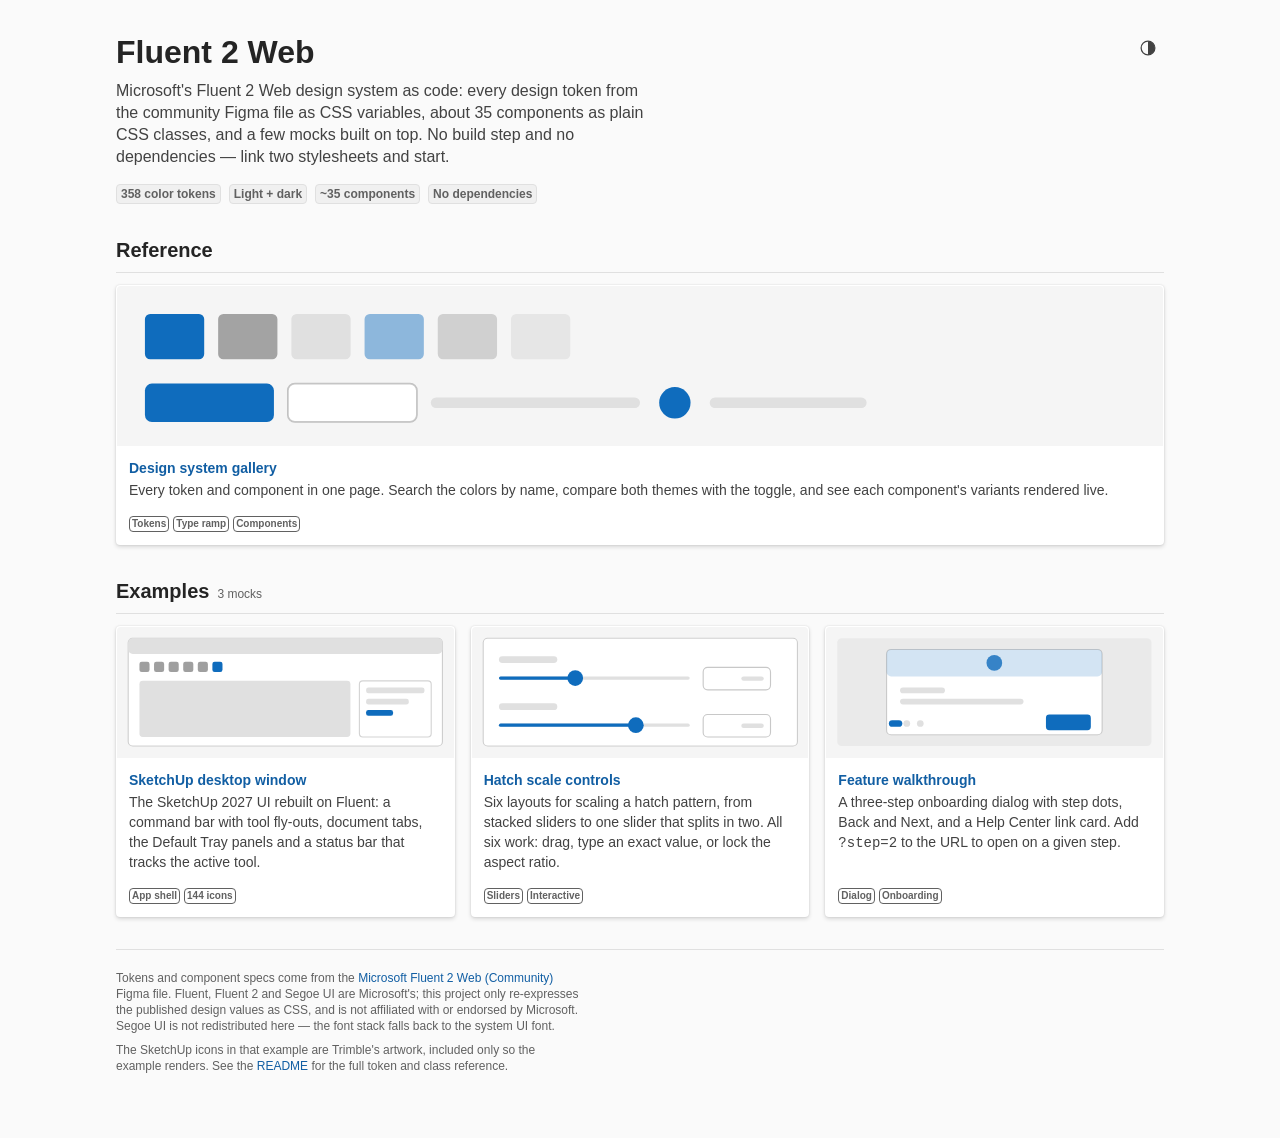
<file: index.html>
<!doctype html>
<html lang="en">
<head>
<meta charset="utf-8">
<meta name="viewport" content="width=device-width, initial-scale=1">
<title>Fluent 2 Web</title>
<!-- Landing page for the repository. Built on the design system it documents. -->
<link rel="stylesheet" href="tokens/tokens.css">
<link rel="stylesheet" href="components/fluent.css">
<style>
  .page { max-width: 1080px; margin: 0 auto;
    padding: var(--spacingVerticalXXXL) max(16px, env(safe-area-inset-right, 0px)) 64px max(16px, env(safe-area-inset-left, 0px)); }

  .masthead { display: flex; flex-wrap: wrap; align-items: flex-start; gap: var(--spacingHorizontalL); margin-bottom: var(--spacingVerticalXXXL); }
  .masthead__text { flex: 1; min-width: 260px; }
  .masthead h1 { margin: 0; }
  .masthead p { margin: var(--spacingVerticalS) 0 0; max-width: 60ch; color: var(--colorNeutralForeground2); }
  .masthead__meta { display: flex; flex-wrap: wrap; gap: var(--spacingHorizontalS); margin-top: var(--spacingVerticalL); }

  .section { margin-bottom: var(--spacingVerticalXXXL); }
  .section__head { display: flex; align-items: baseline; gap: var(--spacingHorizontalS); margin-bottom: var(--spacingVerticalM);
    padding-bottom: var(--spacingVerticalS); border-bottom: var(--strokeWidthThin) solid var(--colorNeutralStroke2); }
  .section__head h2 { margin: 0; }
  .section__count { color: var(--colorNeutralForeground3); }

  .cards { display: grid; grid-template-columns: repeat(auto-fill, minmax(min(300px, 100%), 1fr)); gap: var(--spacingHorizontalL); }
  .cards--single { grid-template-columns: minmax(0, 1fr); }

  /* Each card is a whole link, so the Fluent card styles carry the interaction */
  a.card { text-decoration: none; color: inherit; gap: var(--spacingVerticalM); }
  a.card:hover .card__title { color: var(--colorBrandForegroundLinkHover); text-decoration: underline; }
  .card__art { margin: calc(var(--spacingVerticalM) * -1) calc(var(--spacingHorizontalM) * -1) 0;
    border-radius: var(--borderRadiusMedium) var(--borderRadiusMedium) 0 0; background: var(--colorNeutralBackground3); overflow: hidden; }
  .card__art svg { display: block; width: 100%; height: auto; }
  .card__title { font-weight: var(--fontWeightSemibold); color: var(--colorBrandForegroundLink); }
  .card__desc { margin: var(--spacingVerticalXXS) 0 0; color: var(--colorNeutralForeground2); }
  .card__tags { display: flex; flex-wrap: wrap; gap: var(--spacingHorizontalXS); margin-top: auto; padding-top: var(--spacingVerticalXS); }

  .colophon { padding-top: var(--spacingVerticalXL); border-top: var(--strokeWidthThin) solid var(--colorNeutralStroke2); color: var(--colorNeutralForeground3); }
  .colophon p { margin: 0 0 var(--spacingVerticalS); max-width: 70ch; }
  .colophon p:last-child { margin-bottom: 0; }

  /* Card art: schematic, drawn from tokens so it follows the theme */
  .art-fg { fill: var(--colorNeutralForeground3); }
  .art-line { stroke: var(--colorNeutralStroke1); }
  .art-brand { fill: var(--colorBrandBackgroundCompound); }
  .art-surface { fill: var(--colorNeutralBackground1); }
  .art-muted { fill: var(--colorNeutralStroke2); }
</style>
</head>
<body class="f-root">
<div class="page">

  <header class="masthead">
    <div class="masthead__text">
      <h1 class="text-title-1">Fluent 2 Web</h1>
      <p class="text-body-2">Microsoft's Fluent 2 Web design system as code: every design token from the community Figma file as CSS variables, about 35 components as plain CSS classes, and a few mocks built on top. No build step and no dependencies — link two stylesheets and start.</p>
      <div class="masthead__meta">
        <span class="f-badge f-badge--informative f-badge--tint f-badge--rounded">358 color tokens</span>
        <span class="f-badge f-badge--informative f-badge--tint f-badge--rounded">Light + dark</span>
        <span class="f-badge f-badge--informative f-badge--tint f-badge--rounded">~35 components</span>
        <span class="f-badge f-badge--informative f-badge--tint f-badge--rounded">No dependencies</span>
      </div>
    </div>
    <button class="f-button f-button--subtle f-button--icon" id="theme" aria-label="Switch theme" title="Switch theme">
      <svg class="f-icon" viewBox="0 0 24 24" aria-hidden="true">
        <circle cx="12" cy="12" r="8.25" fill="none" stroke="currentColor" stroke-width="1.5"/>
        <path d="M12 3.75a8.25 8.25 0 0 1 0 16.5Z" fill="currentColor"/>
      </svg>
    </button>
  </header>

  <section class="section">
    <div class="section__head"><h2 class="text-subtitle-1">Reference</h2></div>
    <div class="cards cards--single">
      <a class="f-card f-card--interactive card" href="gallery.html">
        <div class="card__art">
          <svg viewBox="0 0 600 92" role="img" aria-label="Rows of color swatches above sample components">
            <g>
              <rect class="art-brand" x="16" y="16" width="34" height="26" rx="3"/>
              <rect class="art-fg" x="58" y="16" width="34" height="26" rx="3" opacity=".55"/>
              <rect class="art-muted" x="100" y="16" width="34" height="26" rx="3"/>
              <rect class="art-brand" x="142" y="16" width="34" height="26" rx="3" opacity=".45"/>
              <rect class="art-fg" x="184" y="16" width="34" height="26" rx="3" opacity=".25"/>
              <rect class="art-muted" x="226" y="16" width="34" height="26" rx="3" opacity=".7"/>
            </g>
            <rect class="art-brand" x="16" y="56" width="74" height="22" rx="4"/>
            <rect class="art-surface" x="98" y="56" width="74" height="22" rx="4" stroke="currentColor" stroke-opacity=".25"/>
            <rect class="art-muted" x="180" y="64" width="120" height="6" rx="3"/>
            <circle class="art-brand" cx="320" cy="67" r="9"/>
            <rect class="art-muted" x="340" y="64" width="90" height="6" rx="3"/>
          </svg>
        </div>
        <div>
          <span class="card__title text-body-1-strong">Design system gallery</span>
          <p class="card__desc text-body-1">Every token and component in one page. Search the colors by name, compare both themes with the toggle, and see each component's variants rendered live.</p>
        </div>
        <div class="card__tags">
          <span class="f-badge f-badge--subtle-color f-badge--outline f-badge--rounded f-badge--small">Tokens</span>
          <span class="f-badge f-badge--subtle-color f-badge--outline f-badge--rounded f-badge--small">Type ramp</span>
          <span class="f-badge f-badge--subtle-color f-badge--outline f-badge--rounded f-badge--small">Components</span>
        </div>
      </a>
    </div>
  </section>

  <section class="section">
    <div class="section__head"><h2 class="text-subtitle-1">Examples</h2><span class="section__count text-caption-1">3 mocks</span></div>
    <div class="cards">

      <a class="f-card f-card--interactive card" href="examples/sketchup-fluent/">
        <div class="card__art">
          <svg viewBox="0 0 300 116" role="img" aria-label="Desktop app window with a toolbar, side panel and canvas">
            <rect class="art-surface" x="10" y="10" width="280" height="96" rx="4" stroke="currentColor" stroke-opacity=".2"/>
            <rect class="art-muted" x="10" y="10" width="280" height="14" rx="4"/>
            <g class="art-fg" opacity=".6">
              <rect x="20" y="31" width="9" height="9" rx="2"/><rect x="33" y="31" width="9" height="9" rx="2"/>
              <rect x="46" y="31" width="9" height="9" rx="2"/><rect x="59" y="31" width="9" height="9" rx="2"/>
              <rect x="72" y="31" width="9" height="9" rx="2"/>
            </g>
            <rect class="art-brand" x="85" y="31" width="9" height="9" rx="2"/>
            <rect class="art-muted" x="20" y="48" width="188" height="50" rx="3"/>
            <rect class="art-surface" x="216" y="48" width="64" height="50" rx="3" stroke="currentColor" stroke-opacity=".2"/>
            <rect class="art-muted" x="222" y="54" width="52" height="5" rx="2"/>
            <rect class="art-muted" x="222" y="64" width="38" height="5" rx="2"/>
            <rect class="art-brand" x="222" y="74" width="24" height="5" rx="2"/>
          </svg>
        </div>
        <div>
          <span class="card__title text-body-1-strong">SketchUp desktop window</span>
          <p class="card__desc text-body-1">The SketchUp 2027 UI rebuilt on Fluent: a command bar with tool fly-outs, document tabs, the Default Tray panels and a status bar that tracks the active tool.</p>
        </div>
        <div class="card__tags">
          <span class="f-badge f-badge--subtle-color f-badge--outline f-badge--rounded f-badge--small">App shell</span>
          <span class="f-badge f-badge--subtle-color f-badge--outline f-badge--rounded f-badge--small">144 icons</span>
        </div>
      </a>

      <a class="f-card f-card--interactive card" href="examples/hatch-scale/">
        <div class="card__art">
          <svg viewBox="0 0 300 116" role="img" aria-label="Two sliders with number fields and a link button between them">
            <rect class="art-surface" x="10" y="10" width="280" height="96" rx="4" stroke="currentColor" stroke-opacity=".2"/>
            <rect class="art-muted" x="24" y="26" width="52" height="6" rx="3"/>
            <rect class="art-muted" x="24" y="44" width="170" height="3" rx="1.5"/>
            <rect class="art-brand" x="24" y="44" width="68" height="3" rx="1.5"/>
            <circle class="art-brand" cx="92" cy="45.5" r="7"/>
            <rect class="art-surface" x="206" y="36" width="60" height="20" rx="4" stroke="currentColor" stroke-opacity=".25"/>
            <rect class="art-muted" x="240" y="44" width="20" height="4" rx="2"/>
            <rect class="art-muted" x="24" y="68" width="52" height="6" rx="3"/>
            <rect class="art-muted" x="24" y="86" width="170" height="3" rx="1.5"/>
            <rect class="art-brand" x="24" y="86" width="122" height="3" rx="1.5"/>
            <circle class="art-brand" cx="146" cy="87.5" r="7"/>
            <rect class="art-surface" x="206" y="78" width="60" height="20" rx="4" stroke="currentColor" stroke-opacity=".25"/>
            <rect class="art-muted" x="240" y="86" width="20" height="4" rx="2"/>
          </svg>
        </div>
        <div>
          <span class="card__title text-body-1-strong">Hatch scale controls</span>
          <p class="card__desc text-body-1">Six layouts for scaling a hatch pattern, from stacked sliders to one slider that splits in two. All six work: drag, type an exact value, or lock the aspect ratio.</p>
        </div>
        <div class="card__tags">
          <span class="f-badge f-badge--subtle-color f-badge--outline f-badge--rounded f-badge--small">Sliders</span>
          <span class="f-badge f-badge--subtle-color f-badge--outline f-badge--rounded f-badge--small">Interactive</span>
        </div>
      </a>

      <a class="f-card f-card--interactive card" href="examples/plg-onboarding/multiplayer-walkthrough.html">
        <div class="card__art">
          <svg viewBox="0 0 300 116" role="img" aria-label="A dialog with a hero band, text and step dots">
            <rect class="art-muted" x="10" y="10" width="280" height="96" rx="4" opacity=".5"/>
            <rect class="art-surface" x="54" y="20" width="192" height="76" rx="4" stroke="currentColor" stroke-opacity=".2"/>
            <rect class="art-brand" x="54" y="20" width="192" height="24" rx="4" opacity=".18"/>
            <circle class="art-brand" cx="150" cy="32" r="7" opacity=".8"/>
            <rect class="art-muted" x="66" y="54" width="40" height="5" rx="2.5"/>
            <rect class="art-muted" x="66" y="64" width="110" height="5" rx="2.5"/>
            <g class="art-muted"><circle cx="72" cy="86" r="3"/><circle cx="84" cy="86" r="3"/></g>
            <rect class="art-brand" x="56" y="83" width="12" height="6" rx="3"/>
            <rect class="art-brand" x="196" y="78" width="40" height="14" rx="3"/>
          </svg>
        </div>
        <div>
          <span class="card__title text-body-1-strong">Feature walkthrough</span>
          <p class="card__desc text-body-1">A three-step onboarding dialog with step dots, Back and Next, and a Help Center link card. Add <code>?step=2</code> to the URL to open on a given step.</p>
        </div>
        <div class="card__tags">
          <span class="f-badge f-badge--subtle-color f-badge--outline f-badge--rounded f-badge--small">Dialog</span>
          <span class="f-badge f-badge--subtle-color f-badge--outline f-badge--rounded f-badge--small">Onboarding</span>
        </div>
      </a>

    </div>
  </section>

  <footer class="colophon text-caption-1">
    <p>Tokens and component specs come from the <a class="f-link" href="https://www.figma.com/design/X5qiNutiFaiAwk6CJ7aPA8/Microsoft-Fluent-2-Web--Community-">Microsoft Fluent 2 Web (Community)</a> Figma file. Fluent, Fluent 2 and Segoe UI are Microsoft's; this project only re-expresses the published design values as CSS, and is not affiliated with or endorsed by Microsoft. Segoe UI is not redistributed here — the font stack falls back to the system UI font.</p>
    <p>The SketchUp icons in that example are Trimble's artwork, included only so the example renders. See the <a class="f-link" href="https://github.com/salvatorereda/fluent-2-web-design-system#readme">README</a> for the full token and class reference.</p>
  </footer>

</div>

<script>
  // Follows the OS by default; the toggle overrides it and is remembered per browser.
  (function () {
    var root = document.documentElement, mq = matchMedia('(prefers-color-scheme: dark)');
    var isDark = function () { return root.dataset.theme ? root.dataset.theme === 'dark' : mq.matches; };
    try { var saved = localStorage.getItem('f2-theme'); if (saved) root.dataset.theme = saved; } catch (e) {}
    var btn = document.getElementById('theme');
    var label = function () { btn.setAttribute('aria-label', isDark() ? 'Switch to light theme' : 'Switch to dark theme'); };
    btn.addEventListener('click', function () {
      root.dataset.theme = isDark() ? 'light' : 'dark';
      try { localStorage.setItem('f2-theme', root.dataset.theme); } catch (e) {}
      label();
    });
    label();
  })();
</script>
</body>
</html>
</file>
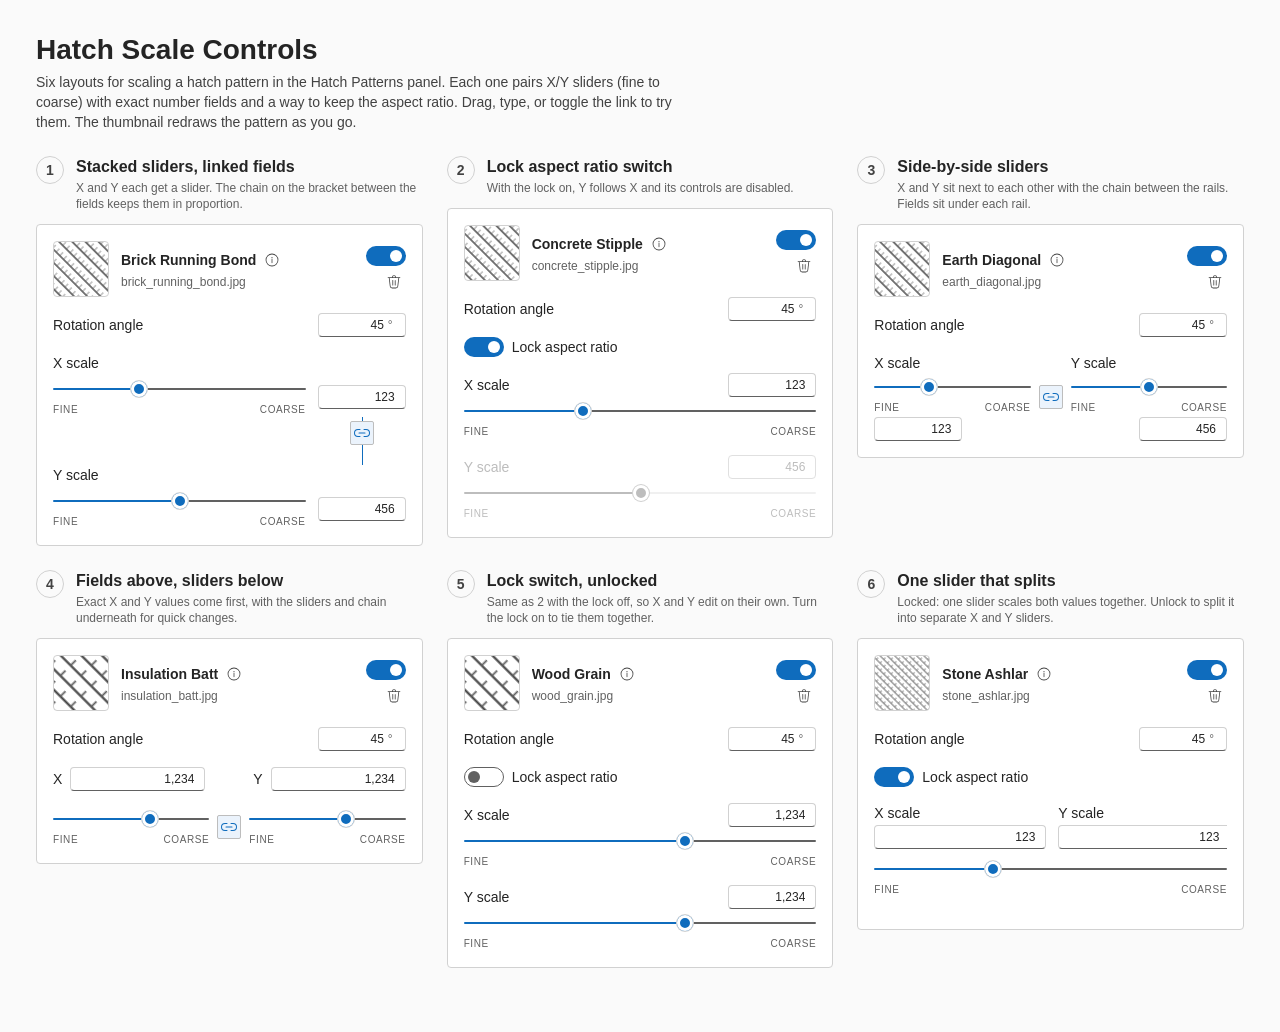
<file: examples/hatch-scale/index.html>
<!doctype html>
<html lang="en">
<head>
<meta charset="utf-8">
<meta name="viewport" content="width=device-width, initial-scale=1">
<title>Hatch Scale Controls</title>
<!-- Six layouts for the Hatch Patterns panel: X/Y scale sliders + input fields + chain-link (aspect ratio) indicator.
     Based on the 10/29/26 sketch. Built on Fluent 2 Web. -->
<link rel="stylesheet" href="../../tokens/tokens.css">
<link rel="stylesheet" href="../../components/fluent.css">
<style>
  .page { max-width: 1240px; margin: 0 auto; padding: var(--spacingVerticalXXXL) max(16px, env(safe-area-inset-right, 0px)) 64px max(16px, env(safe-area-inset-left, 0px)); }
  .page__head { display: flex; flex-wrap: wrap; align-items: flex-end; gap: var(--spacingHorizontalL); margin-bottom: var(--spacingVerticalXXL); }
  .page__head h1 { margin: 0; }
  .page__head p { margin: var(--spacingVerticalXS) 0 0; max-width: 640px; color: var(--colorNeutralForeground2); }
  .variants { display: grid; grid-template-columns: repeat(auto-fill, minmax(min(360px, 100%), 1fr)); gap: var(--spacingHorizontalXXL); }

  .variant { display: flex; flex-direction: column; gap: var(--spacingVerticalM); min-width: 0; }
  .variant__head { display: flex; align-items: flex-start; gap: var(--spacingHorizontalM); }
  .variant__num { flex: none; display: grid; place-items: center; width: 28px; height: 28px; border-radius: 50%;
    border: var(--strokeWidthThin) solid var(--colorNeutralStroke1); font-weight: var(--fontWeightSemibold); color: var(--colorNeutralForeground2); }
  .variant__title { margin: 0; }
  .variant__note { margin: var(--spacingVerticalXXS) 0 0; color: var(--colorNeutralForeground3); }

  /* Hatch panel: what sits in the SketchUp tray */
  .panel { padding: var(--spacingVerticalL) var(--spacingHorizontalL); gap: var(--spacingVerticalL); }
  .hatch-row { display: grid; grid-template-columns: 56px minmax(0, 1fr) auto; gap: var(--spacingHorizontalM); align-items: center; }
  .hatch-thumb { width: 56px; height: 56px; border-radius: var(--borderRadiusMedium); border: var(--strokeWidthThin) solid var(--colorNeutralStroke1);
    background: var(--colorNeutralBackground1); overflow: hidden; }
  .hatch-thumb svg { display: block; width: 100%; height: 100%; }
  .hatch-meta { min-width: 0; display: flex; flex-direction: column; gap: var(--spacingVerticalXXS); }
  .hatch-meta__name { display: flex; align-items: center; gap: var(--spacingHorizontalXS); font-weight: var(--fontWeightSemibold); }
  .hatch-meta__name span { overflow: hidden; text-overflow: ellipsis; white-space: nowrap; }
  .hatch-meta__file { color: var(--colorNeutralForeground3); font-size: var(--fontSizeBase200); line-height: var(--lineHeightBase200); }
  .hatch-actions { display: flex; flex-direction: column; align-items: flex-end; gap: var(--spacingVerticalXXS); }
  .hatch-actions .f-switch { padding: var(--spacingVerticalXXS) 0; }

  .row { display: flex; align-items: center; justify-content: space-between; gap: var(--spacingHorizontalM); }
  .num { width: 88px; }
  .num input { text-align: right; font-variant-numeric: tabular-nums; }
  .num--wide { width: 104px; }
  .num__suffix { color: var(--colorNeutralForeground3); padding-right: var(--spacingHorizontalXS); }
  .lock { padding: 0; }

  /* Slider block: optional label row, rail, Fine/Coarse captions */
  .scale { display: flex; flex-direction: column; gap: var(--spacingVerticalXXS); min-width: 0; }
  .scale__ends { display: flex; justify-content: space-between; font-size: var(--fontSizeBase100); line-height: var(--lineHeightBase100);
    letter-spacing: 0.06em; text-transform: uppercase; color: var(--colorNeutralForeground3); }
  .scale.is-disabled .f-label, .scale.is-disabled .scale__ends { color: var(--colorNeutralForegroundDisabled); }
  .slider-row { display: grid; grid-template-columns: minmax(0, 1fr) auto; gap: var(--spacingHorizontalM); align-items: center; }

  /* Chain link toggle */
  .chain { color: var(--colorNeutralForeground3); }
  .chain[aria-pressed="true"] { color: var(--colorBrandForeground1); background: var(--colorBrandBackground2); }
  .chain svg { width: 20px; height: 20px; }
  .chain .i-unlinked { display: none; }
  .chain[aria-pressed="false"] .i-linked { display: none; }
  .chain[aria-pressed="false"] .i-unlinked { display: block; }

  /* V1: inputs in a right-hand column joined by a bracket with the chain in the middle */
  .v1 { display: grid; grid-template-columns: minmax(0, 1fr) 88px; column-gap: var(--spacingHorizontalM); row-gap: var(--spacingVerticalXS); align-items: center; }
  .v1 .bracket { grid-column: 2; display: flex; justify-content: center; position: relative; height: 40px; }
  .v1 .bracket::before { content: ""; position: absolute; top: -4px; bottom: -4px; left: 50%; border-left: var(--strokeWidthThin) solid var(--_bracket, var(--colorNeutralStroke1)); }
  .v1 .bracket .chain { position: relative; background: var(--colorNeutralBackground1); }
  .v1 .bracket .chain[aria-pressed="true"] { background: var(--colorBrandBackground2); }
  .v1:has(.chain[aria-pressed="true"]) .bracket { --_bracket: var(--colorBrandStroke1); }

  /* V3 / V4: X and Y side by side with the chain between them */
  .pair { display: grid; grid-template-columns: minmax(0, 1fr) auto minmax(0, 1fr); gap: var(--spacingHorizontalS); align-items: center; }
  .pair__inputs { display: grid; grid-template-columns: minmax(0, 1fr) 32px minmax(0, 1fr); gap: var(--spacingHorizontalS); align-items: center; }
  .pair__inputs .f-field { min-width: 0; }
  .pair__inputs .f-input { width: 100%; }
  .xy-label { display: flex; align-items: center; gap: var(--spacingHorizontalS); }
  .xy-label .f-input { flex: 1; min-width: 0; }

  /* V6: unified slider that splits in two when the ratio is unlocked */
  .split { display: grid; grid-template-rows: 1fr; transition: grid-template-rows var(--durationNormal) var(--curveEasyEase); }
  .split > div { overflow: hidden; min-height: 0; }
  .split.is-collapsed { grid-template-rows: 0fr; }
  .xy-inputs { display: grid; grid-template-columns: 1fr 1fr; gap: var(--spacingHorizontalM); }
  .xy-inputs .f-input { width: 100%; }

  @media (prefers-reduced-motion: reduce) { .split { transition: none; } }
</style>
</head>
<body class="f-root">
<div class="page">
  <header class="page__head">
    <div>
      <h1 class="text-title-2">Hatch Scale Controls</h1>
      <p class="text-body-1">Six layouts for scaling a hatch pattern in the Hatch Patterns panel. Each one pairs X/Y sliders (fine to coarse) with exact number fields and a way to keep the aspect ratio. Drag, type, or toggle the link to try them. The thumbnail redraws the pattern as you go.</p>
    </div>
  </header>
  <div class="variants" id="variants"></div>
</div>

<svg width="0" height="0" style="position:absolute" aria-hidden="true">
  <symbol id="i-info" viewBox="0 0 20 20"><path fill="currentColor" d="M10 2a8 8 0 1 1 0 16 8 8 0 0 1 0-16Zm0 1a7 7 0 1 0 0 14 7 7 0 0 0 0-14Zm0 5.5c.28 0 .5.22.5.5v4.5a.5.5 0 0 1-1 0V9c0-.28.22-.5.5-.5Zm0-2.25a.75.75 0 1 1 0 1.5.75.75 0 0 1 0-1.5Z"/></symbol>
  <symbol id="i-delete" viewBox="0 0 20 20"><path fill="currentColor" d="M8.5 4h3a1.5 1.5 0 0 0-3 0Zm-1 0a2.5 2.5 0 0 1 5 0h5a.5.5 0 0 1 0 1h-1.05l-1.2 10.34A3 3 0 0 1 12.27 18H7.73a3 3 0 0 1-2.98-2.66L3.55 5H2.5a.5.5 0 0 1 0-1h5ZM5.74 15.23A2 2 0 0 0 7.73 17h4.54a2 2 0 0 0 1.99-1.77L15.44 5H4.56l1.18 10.23ZM8.5 7.5c.28 0 .5.22.5.5v6a.5.5 0 0 1-1 0V8c0-.28.22-.5.5-.5ZM12 8a.5.5 0 0 0-1 0v6a.5.5 0 0 0 1 0V8Z"/></symbol>
  <symbol id="i-link" viewBox="0 0 20 20"><path fill="currentColor" d="M8 6a.5.5 0 0 1 0 1H6a3 3 0 0 0 0 6h2a.5.5 0 0 1 0 1H6a4 4 0 0 1 0-8h2Zm6 0a4 4 0 0 1 0 8h-2a.5.5 0 0 1 0-1h2a3 3 0 1 0 0-6h-2a.5.5 0 0 1 0-1h2ZM7 9.5h6a.5.5 0 0 1 0 1H7a.5.5 0 0 1 0-1Z"/></symbol>
  <symbol id="i-unlink" viewBox="0 0 20 20"><path fill="currentColor" d="M8 6a.5.5 0 0 1 0 1H6a3 3 0 0 0-.2 6H8a.5.5 0 0 1 0 1H6a4 4 0 0 1 0-8h2Zm6 0a4 4 0 0 1 .2 8H12a.5.5 0 0 1 0-1h2a3 3 0 0 0 .2-6H12a.5.5 0 0 1 0-1h2ZM9.5 3c.28 0 .5.22.5.5v2a.5.5 0 0 1-1 0v-2c0-.28.22-.5.5-.5Zm1 11c.28 0 .5.22.5.5v2a.5.5 0 0 1-1 0v-2c0-.28.22-.5.5-.5Z"/></symbol>
  <symbol id="i-lock" viewBox="0 0 20 20"><path fill="currentColor" d="M10 2a3 3 0 0 1 3 3v2h1a2 2 0 0 1 2 2v7a2 2 0 0 1-2 2H6a2 2 0 0 1-2-2V9c0-1.1.9-2 2-2h1V5a3 3 0 0 1 3-3Zm4 6H6a1 1 0 0 0-1 1v7a1 1 0 0 0 1 1h8a1 1 0 0 0 1-1V9a1 1 0 0 0-1-1Zm-4 3a1 1 0 1 1 0 2 1 1 0 0 1 0-2Zm0-8a2 2 0 0 0-2 2v2h4V5a2 2 0 0 0-2-2Z"/></symbol>
</svg>

<script>
(function () {
  // Scale runs on a log rail: fine (small, dense hatch) on the left, coarse (large, open hatch) on the right.
  const MIN = 10, MAX = 20000, STEPS = 1000;
  const toPos = v => Math.round(Math.log(v / MIN) / Math.log(MAX / MIN) * STEPS);
  const toVal = p => Math.round(MIN * Math.pow(MAX / MIN, p / STEPS));
  const clamp = v => Math.min(MAX, Math.max(MIN, v));
  const fmt = v => Math.round(v).toLocaleString('en-US');
  const parse = s => { const n = parseFloat(String(s).replace(/[^\d.]/g, '')); return isFinite(n) ? n : null; };

  const VARIANTS = [
    { n: 1, title: 'Stacked sliders, linked fields', note: 'X and Y each get a slider. The chain on the bracket between the fields keeps them in proportion.', name: 'Brick Running Bond', file: 'brick_running_bond.jpg', x: 123, y: 456, linked: true, layout: 'v1' },
    { n: 2, title: 'Lock aspect ratio switch', note: 'With the lock on, Y follows X and its controls are disabled.', name: 'Concrete Stipple', file: 'concrete_stipple.jpg', x: 123, y: 456, linked: true, layout: 'v2' },
    { n: 3, title: 'Side-by-side sliders', note: 'X and Y sit next to each other with the chain between the rails. Fields sit under each rail.', name: 'Earth Diagonal', file: 'earth_diagonal.jpg', x: 123, y: 456, linked: true, layout: 'v3' },
    { n: 4, title: 'Fields above, sliders below', note: 'Exact X and Y values come first, with the sliders and chain underneath for quick changes.', name: 'Insulation Batt', file: 'insulation_batt.jpg', x: 1234, y: 1234, linked: true, layout: 'v4' },
    { n: 5, title: 'Lock switch, unlocked', note: 'Same as 2 with the lock off, so X and Y edit on their own. Turn the lock on to tie them together.', name: 'Wood Grain', file: 'wood_grain.jpg', x: 1234, y: 1234, linked: false, layout: 'v5' },
    { n: 6, title: 'One slider that splits', note: 'Locked: one slider scales both values together. Unlock to split it into separate X and Y sliders.', name: 'Stone Ashlar', file: 'stone_ashlar.jpg', x: 123, y: 123, linked: true, layout: 'v6' },
  ];

  const icon = (id, cls = 'f-icon') => `<svg class="${cls}"><use href="#${id}"/></svg>`;
  const chainBtn = () => `<button class="f-button f-button--subtle f-button--icon f-button--small chain" data-role="chain" aria-pressed="true" aria-label="Keep X and Y in proportion" title="Keep X and Y in proportion">
      <svg class="i-linked"><use href="#i-link"/></svg><svg class="i-unlinked"><use href="#i-unlink"/></svg></button>`;
  const num = (role, label, cls = '') => `<span class="f-input f-input--small num ${cls}"><input data-role="${role}" inputmode="decimal" aria-label="${label}"></span>`;
  const rail = (role, label) => `<input type="range" class="f-slider f-slider--small" min="0" max="${STEPS}" data-role="${role}" aria-label="${label}">`;
  const ends = `<div class="scale__ends" aria-hidden="true"><span>Fine</span><span>Coarse</span></div>`;
  const lockRow = `<div class="row"><label class="f-switch lock"><input type="checkbox" data-role="lock"><span class="f-switch__track"></span>Lock aspect ratio</label></div>`;

  const BODY = {
    v1: () => `<div class="v1">
        <label class="f-label" style="grid-column:1/-1">X scale</label>
        <div class="scale" data-axis="x">${rail('x-rail', 'X scale')}${ends}</div>${num('x-num', 'X scale value')}
        <span></span><div class="bracket">${chainBtn()}</div>
        <label class="f-label" style="grid-column:1/-1">Y scale</label>
        <div class="scale" data-axis="y">${rail('y-rail', 'Y scale')}${ends}</div>${num('y-num', 'Y scale value')}
      </div>`,
    v2: () => `${lockRow}
      <div class="scale" data-axis="x"><div class="row"><label class="f-label">X scale</label>${num('x-num', 'X scale value')}</div>${rail('x-rail', 'X scale')}${ends}</div>
      <div class="scale" data-axis="y"><div class="row"><label class="f-label">Y scale</label>${num('y-num', 'Y scale value')}</div>${rail('y-rail', 'Y scale')}${ends}</div>`,
    v3: () => `<div class="pair">
        <div class="scale" data-axis="x"><label class="f-label">X scale</label>${rail('x-rail', 'X scale')}${ends}${num('x-num', 'X scale value')}</div>
        ${chainBtn()}
        <div class="scale" data-axis="y"><label class="f-label">Y scale</label>${rail('y-rail', 'Y scale')}${ends}<div style="display:flex;justify-content:flex-end">${num('y-num', 'Y scale value')}</div></div>
      </div>`,
    v4: () => `<div class="pair__inputs">
        <div class="xy-label"><label class="f-label">X</label>${num('x-num', 'X scale value', 'num--wide')}</div><span></span>
        <div class="xy-label"><label class="f-label">Y</label>${num('y-num', 'Y scale value', 'num--wide')}</div>
      </div>
      <div class="pair">
        <div class="scale" data-axis="x">${rail('x-rail', 'X scale')}${ends}</div>${chainBtn()}<div class="scale" data-axis="y">${rail('y-rail', 'Y scale')}${ends}</div>
      </div>`,
    v6: () => `${lockRow}
      <div class="split" data-role="unified"><div class="f-stack" style="--gap:var(--spacingVerticalS)">
        <div class="xy-inputs"><div class="f-field"><label class="f-label">X scale</label>${num('x-num', 'X scale value')}</div><div class="f-field"><label class="f-label">Y scale</label>${num('y-num', 'Y scale value')}</div></div>
        <div class="scale">${rail('u-rail', 'Scale')}${ends}</div>
      </div></div>
      <div class="split is-collapsed" data-role="separate"><div class="f-stack" style="--gap:var(--spacingVerticalM)">
        <div class="scale"><label class="f-label">X scale</label><div class="slider-row">${rail('x-rail', 'X scale')}${num('x2-num', 'X scale value')}</div>${ends}</div>
        <div class="scale"><label class="f-label">Y scale</label><div class="slider-row">${rail('y-rail', 'Y scale')}${num('y2-num', 'Y scale value')}</div>${ends}</div>
      </div></div>`,
  };
  BODY.v5 = BODY.v2;

  const host = document.getElementById('variants');

  VARIANTS.forEach(v => {
    const pid = 'hp' + v.n;
    const el = document.createElement('section');
    el.className = 'variant';
    el.setAttribute('aria-labelledby', `vt${v.n}`);
    el.innerHTML = `
      <div class="variant__head"><span class="variant__num">${v.n}</span>
        <div><h2 class="variant__title text-subtitle-2" id="vt${v.n}">${v.title}</h2><p class="variant__note text-caption-1">${v.note}</p></div></div>
      <div class="f-card f-card--outline panel">
        <div class="hatch-row">
          <div class="hatch-thumb"><svg viewBox="0 0 56 56" aria-hidden="true">
            <defs><pattern id="${pid}" width="8" height="8" patternUnits="userSpaceOnUse"><path d="M0 4h8" stroke="var(--colorNeutralForeground2)" stroke-width="1.2"/><path d="M4 0v4" stroke="var(--colorNeutralForeground3)" stroke-width="1"/></pattern></defs>
            <rect width="56" height="56" fill="url(#${pid})"/></svg></div>
          <div class="hatch-meta">
            <div class="hatch-meta__name"><span>${v.name}</span>
              <button class="f-button f-button--transparent f-button--icon f-button--small" aria-label="About ${v.name}" title="Image hatch, 512 × 512 px">${icon('i-info', 'f-icon f-icon--16')}</button></div>
            <span class="hatch-meta__file">${v.file}</span>
          </div>
          <div class="hatch-actions">
            <label class="f-switch" title="Show hatch"><input type="checkbox" checked aria-label="Show ${v.name}"><span class="f-switch__track"></span></label>
            <button class="f-button f-button--subtle f-button--icon f-button--small" aria-label="Delete ${v.name}" title="Delete">${icon('i-delete', 'f-icon f-icon--16')}</button>
          </div>
        </div>
        <div class="row"><label class="f-label" for="rot${v.n}">Rotation angle</label>
          <span class="f-input f-input--small num"><input id="rot${v.n}" data-role="rot" inputmode="decimal" value="45"><span class="num__suffix">°</span></span></div>
        ${BODY[v.layout]()}
      </div>`;
    host.appendChild(el);
    wire(el, v, pid);
  });

  function wire(el, v, pid) {
    const q = r => el.querySelectorAll(`[data-role="${r}"]`);
    const one = r => el.querySelector(`[data-role="${r}"]`);
    const state = { x: v.x, y: v.y, rot: 45, linked: v.linked, ratio: v.y / v.x };
    const lock = one('lock');
    if (lock) lock.checked = state.linked;

    function paint() {
      const setRail = (r, val) => q(r).forEach(i => { i.value = toPos(val); i.style.setProperty('--fill', i.value / STEPS * 100 + '%'); });
      const setNum = (r, val) => q(r).forEach(i => { if (document.activeElement !== i) i.value = fmt(val); });
      setRail('x-rail', state.x); setRail('y-rail', state.y); setRail('u-rail', Math.sqrt(state.x * state.y));
      setNum('x-num', state.x); setNum('y-num', state.y); setNum('x2-num', state.x); setNum('y2-num', state.y);
      q('chain').forEach(b => b.setAttribute('aria-pressed', state.linked));
      // V2 / V5: Y is driven by X while the ratio is locked
      if (v.layout === 'v2' || v.layout === 'v5') {
        const yBlock = el.querySelector('.scale[data-axis="y"]');
        yBlock.classList.toggle('is-disabled', state.linked);
        yBlock.querySelectorAll('input').forEach(i => i.disabled = state.linked);
        yBlock.querySelector('.f-input').classList.toggle('is-disabled', state.linked);
      }
      if (v.layout === 'v6') {
        one('unified').classList.toggle('is-collapsed', !state.linked);
        one('separate').classList.toggle('is-collapsed', state.linked);
        one('unified').querySelectorAll('input').forEach(i => i.tabIndex = state.linked ? 0 : -1);
        one('separate').querySelectorAll('input').forEach(i => i.tabIndex = state.linked ? -1 : 0);
      }
      // Thumbnail: bigger scale = coarser (wider) hatch
      const k = val => Math.min(4, Math.max(0.35, Math.pow(val / 300, 0.45)));
      el.querySelector(`#${pid}`).setAttribute('patternTransform', `rotate(${state.rot} 28 28) scale(${k(state.x).toFixed(3)} ${k(state.y).toFixed(3)})`);
    }

    function setX(val) { state.x = clamp(val); if (state.linked) state.y = clamp(state.x * state.ratio); else state.ratio = state.y / state.x; }
    function setY(val) { state.y = clamp(val); if (state.linked) state.x = clamp(state.y / state.ratio); else state.ratio = state.y / state.x; }
    function setUniform(val) { const g = Math.sqrt(state.x * state.y); const f = clamp(val) / g; state.x = clamp(state.x * f); state.y = clamp(state.y * f); }

    q('x-rail').forEach(i => i.addEventListener('input', () => { setX(toVal(+i.value)); paint(); }));
    q('y-rail').forEach(i => i.addEventListener('input', () => { setY(toVal(+i.value)); paint(); }));
    q('u-rail').forEach(i => i.addEventListener('input', () => { setUniform(toVal(+i.value)); paint(); }));
    const onNum = (setter) => i => {
      i.addEventListener('change', () => { const n = parse(i.value); if (n !== null) setter(n); paint(); i.value = fmt(i.dataset.role.startsWith('x') ? state.x : state.y); });
      i.addEventListener('keydown', e => {
        if (e.key === 'Enter') i.blur();
        if (e.key === 'ArrowUp' || e.key === 'ArrowDown') { e.preventDefault(); const cur = parse(i.value) ?? 0; const step = e.shiftKey ? 10 : 1;
          setter(cur + (e.key === 'ArrowUp' ? step : -step)); i.value = fmt(i.dataset.role.startsWith('x') ? state.x : state.y); paint(); }
      });
      i.addEventListener('blur', paint);
    };
    q('x-num').forEach(onNum(setX)); q('x2-num').forEach(onNum(setX));
    q('y-num').forEach(onNum(setY)); q('y2-num').forEach(onNum(setY));
    q('chain').forEach(b => b.addEventListener('click', () => { state.linked = !state.linked; state.ratio = state.y / state.x; paint(); }));
    if (lock) lock.addEventListener('change', () => { state.linked = lock.checked; state.ratio = state.y / state.x; paint(); });
    const rot = one('rot');
    rot.addEventListener('change', () => { const n = parseFloat(rot.value); state.rot = isFinite(n) ? ((n % 360) + 360) % 360 : state.rot; rot.value = +state.rot.toFixed(1); paint(); });
    paint();
  }
})();
</script>
</body>
</html>
</file>
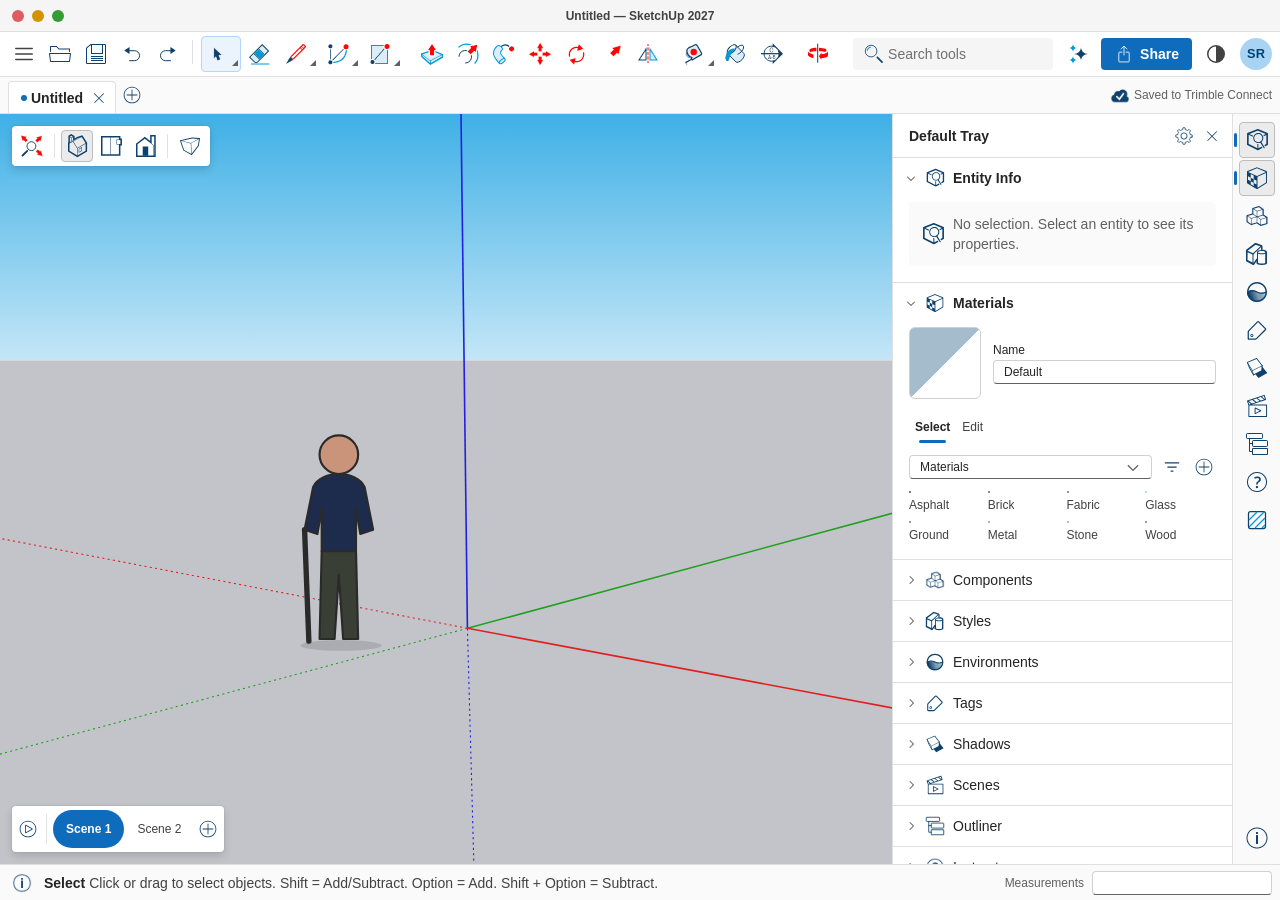
<file: examples/sketchup-fluent/index.html>
<!doctype html>
<html lang="en">
<head>
<meta charset="utf-8">
<meta name="viewport" content="width=device-width, initial-scale=1">
<title>SketchUp on Fluent</title>
<!-- SketchUp 2027 desktop UI, rebuilt on Fluent 2 Web.
     Icons: Miles - SketchUp Components › ⚡ Icons - Library. Light (LM) set in ./icons, dark (DM) set in ./icons/dark
     https://www.figma.com/design/mxQFWg3eVuF7GbUZpMSVSp/Miles---SketchUp-Components?node-id=110-7434
     Theme follows the OS; the toolbar toggle overrides it. Icons swap to their DM version in dark. -->
<link rel="stylesheet" href="../../tokens/tokens.css">
<link rel="stylesheet" href="../../components/fluent.css">
<style>
  html, body { height: 100%; }
  body.f-root { background: var(--colorNeutralBackground3); overflow: hidden; }
  [hidden] { display: none !important; }

  .su-icon { width: 24px; height: 24px; flex: none; display: block; }
  .su-icon--20 { width: 20px; height: 20px; }

  /* App frame */
  .su-app { display: grid; grid-template-rows: auto auto auto 1fr auto; grid-template-columns: minmax(0, 1fr); height: 100%; background: var(--colorNeutralBackground1); }
  .su-app > * { min-width: 0; }

  /* Title bar */
  .su-titlebar { position: relative; display: flex; align-items: center; height: 32px; padding: 0 var(--spacingHorizontalM);
    background: var(--colorNeutralBackground3); border-bottom: var(--strokeWidthThin) solid var(--colorNeutralStroke2); }
  .su-lights { display: flex; gap: var(--spacingHorizontalS); }
  .su-lights i { width: 12px; height: 12px; border-radius: 50%; background: var(--colorPaletteRedForegroundInverted); }
  .su-lights i:nth-child(2) { background: var(--colorPaletteMarigoldForeground1); }
  .su-lights i:nth-child(3) { background: var(--colorPaletteGreenForegroundInverted); }
  .su-title { position: absolute; left: 50%; transform: translateX(-50%); color: var(--colorNeutralForeground2); }

  /* Command bar */
  .su-commandbar { display: flex; align-items: center; gap: var(--spacingHorizontalXS); min-width: 0; padding: var(--spacingVerticalXS) var(--spacingHorizontalS);
    border-bottom: var(--strokeWidthThin) solid var(--colorNeutralStroke2); }
  .su-tools { display: flex; align-items: center; gap: var(--spacingHorizontalXXS); flex: 1; min-width: 0; overflow-x: auto; scrollbar-width: none; }
  .su-tool { position: relative; }
  .su-tool .f-button { width: 34px; min-width: 0; height: 36px; padding: 0; }
  .su-tool .f-button[aria-pressed="true"] { background: var(--colorBrandBackground2); border-color: var(--colorBrandStroke2); }
  .su-tool--group .f-button { width: 40px; justify-content: flex-start; padding-left: 4px; }
  .su-tool__caret { position: absolute; right: 3px; bottom: 6px; width: 8px; height: 8px; color: var(--colorNeutralForeground3); pointer-events: none; }
  .su-flyout { position: absolute; z-index: 20; top: calc(100% + var(--spacingVerticalXS)); left: 0; min-width: 200px; }
  .su-cmd-end { display: flex; align-items: center; gap: var(--spacingHorizontalS); padding-left: var(--spacingHorizontalS); }

  /* Document tabs */
  .su-doctabs { display: flex; align-items: center; gap: var(--spacingHorizontalXS); padding: 0 var(--spacingHorizontalS); background: var(--colorNeutralBackground2);
    border-bottom: var(--strokeWidthThin) solid var(--colorNeutralStroke2); }
  .su-doctab { display: inline-flex; align-items: center; gap: var(--spacingHorizontalXS); height: 32px; padding: 0 var(--spacingHorizontalXS) 0 var(--spacingHorizontalM);
    margin-top: var(--spacingVerticalXS); background: var(--colorNeutralBackground1); border: var(--strokeWidthThin) solid var(--colorNeutralStroke2); border-bottom: 0;
    border-radius: var(--borderRadiusMedium) var(--borderRadiusMedium) 0 0; font-weight: var(--fontWeightSemibold); }
  .su-doctab__dirty { width: 6px; height: 6px; border-radius: 50%; background: var(--colorBrandBackground1); }

  /* Workspace */
  .su-workspace { display: grid; grid-template-columns: minmax(0, 1fr) auto auto; min-height: 0; }
  .su-viewport { position: relative; min-width: 0; overflow: hidden; cursor: default; }
  .su-viewport svg.su-scene { position: absolute; inset: 0; width: 100%; height: 100%; }
  .su-view-controls { position: absolute; top: var(--spacingVerticalM); left: var(--spacingHorizontalM); }
  .su-view-controls .f-button { width: 32px; height: 32px; }
  .su-scenes { position: absolute; left: var(--spacingHorizontalM); bottom: var(--spacingVerticalM); }
  .su-scenes .f-tab { padding: var(--spacingVerticalS) var(--spacingHorizontalM); }

  /* Tray */
  .su-tray { width: 340px; display: flex; flex-direction: column; min-height: 0; background: var(--colorNeutralBackground1);
    border-left: var(--strokeWidthThin) solid var(--colorNeutralStroke2); }
  .su-tray__header { display: flex; align-items: center; gap: var(--spacingHorizontalXS); height: 44px; padding: 0 var(--spacingHorizontalS) 0 var(--spacingHorizontalL);
    border-bottom: var(--strokeWidthThin) solid var(--colorNeutralStroke2); }
  .su-tray__title { flex: 1; font-weight: var(--fontWeightSemibold); }
  .su-tray__body { flex: 1; overflow: auto; }
  .su-panel { border-bottom: var(--strokeWidthThin) solid var(--colorNeutralStroke2); }
  .su-panel__head { display: flex; align-items: center; gap: var(--spacingHorizontalS); width: 100%; min-height: 40px; padding: 0 var(--spacingHorizontalS) 0 var(--spacingHorizontalM);
    border: 0; background: transparent; color: var(--colorNeutralForeground1); font: inherit; text-align: left; cursor: pointer; }
  .su-panel__head:hover { background: var(--colorNeutralBackground1Hover); }
  .su-panel__head:focus-visible { outline: var(--strokeWidthThick) solid var(--colorNeutralStrokeFocus2); outline-offset: -2px; }
  .su-panel__chev { width: 12px; height: 12px; flex: none; color: var(--colorNeutralForeground3); transition: transform var(--durationNormal) var(--curveEasyEase); }
  .su-panel[data-open="true"] .su-panel__chev { transform: rotate(90deg); }
  .su-panel__label { flex: 1; }
  .su-panel[data-open="true"] .su-panel__label { font-weight: var(--fontWeightSemibold); }
  .su-panel__content { padding: var(--spacingVerticalXS) var(--spacingHorizontalL) var(--spacingVerticalL); }
  .su-panel:not([data-open="true"]) .su-panel__content { display: none; }

  .su-empty { display: flex; align-items: center; gap: var(--spacingHorizontalS); padding: var(--spacingVerticalM); border-radius: var(--borderRadiusMedium);
    background: var(--colorNeutralBackground2); color: var(--colorNeutralForeground3); }

  .su-mat-preview { display: grid; grid-template-columns: 72px 1fr; gap: var(--spacingHorizontalM); align-items: center; }
  .su-mat-swatch { width: 72px; height: 72px; border-radius: var(--borderRadiusLarge); border: var(--strokeWidthThin) solid var(--colorNeutralStroke1);
    background: linear-gradient(135deg, var(--su-mat, #a5bccc) 0 50%, var(--colorNeutralBackground1) 50% 100%); }
  .su-mat-grid { display: grid; grid-template-columns: repeat(4, 1fr); gap: var(--spacingHorizontalS); }
  .su-mat { display: flex; flex-direction: column; gap: var(--spacingVerticalXS); padding: 0; border: 0; background: none; font: inherit; color: var(--colorNeutralForeground2); cursor: pointer; text-align: left; }
  .su-mat i { aspect-ratio: 1; border-radius: var(--borderRadiusMedium); border: var(--strokeWidthThin) solid var(--colorNeutralStrokeAlpha1); background: var(--su-swatch); }
  .su-mat:hover i { box-shadow: var(--shadow4); }
  .su-mat[aria-pressed="true"] i { outline: var(--strokeWidthThick) solid var(--colorBrandStroke1); outline-offset: 1px; }
  .su-mat span { font-size: var(--fontSizeBase200); line-height: var(--lineHeightBase200); overflow: hidden; text-overflow: ellipsis; white-space: nowrap; }

  /* Icon rail */
  .su-rail { display: flex; flex-direction: column; align-items: center; gap: var(--spacingVerticalXXS); width: 48px; padding: var(--spacingVerticalS) 0;
    background: var(--colorNeutralBackground2); border-left: var(--strokeWidthThin) solid var(--colorNeutralStroke2); overflow-y: auto; }
  .su-rail .f-button { width: 36px; height: 36px; position: relative; }
  .su-rail .f-button[aria-pressed="true"] { background: var(--colorNeutralBackground1Selected); }
  .su-rail .f-button[aria-pressed="true"]::before { content: ""; position: absolute; left: -6px; top: 10px; bottom: 10px; width: 3px;
    border-radius: var(--borderRadiusCircular); background: var(--colorBrandBackground1); }
  .su-rail__spacer { flex: 1; }

  /* Status bar */
  .su-statusbar { display: flex; align-items: center; gap: var(--spacingHorizontalM); height: 36px; padding: 0 var(--spacingHorizontalS) 0 var(--spacingHorizontalM);
    background: var(--colorNeutralBackground2); border-top: var(--strokeWidthThin) solid var(--colorNeutralStroke2); color: var(--colorNeutralForeground2); }
  .su-status__hint { flex: 1; min-width: 0; overflow: hidden; text-overflow: ellipsis; white-space: nowrap; }
  .su-status__tool { font-weight: var(--fontWeightSemibold); color: var(--colorNeutralForeground1); margin-right: var(--spacingHorizontalXS); }
  .su-measure { display: flex; align-items: center; gap: var(--spacingHorizontalS); }
  .su-measure .f-input { width: 180px; }

  /* Narrow windows: the tray floats over the viewport instead of taking a column */
  .su-workspace { position: relative; }
  @media (max-width: 900px) {
    .su-cmd-end .f-searchbox, .su-sync { display: none; }
    .su-tray { position: absolute; top: 0; bottom: 0; right: 48px; z-index: 5; width: min(340px, calc(100% - 48px)); box-shadow: var(--shadow28); }
  }
  @media (max-width: 600px) {
    .su-share-label { display: none; }
    .su-title { display: none; }
    .su-commandbar > [aria-label="Open"], .su-commandbar > [aria-label="Redo"] { display: none; }
    .su-measure .f-input { width: 110px; }
    .su-view-controls .f-toolbar__divider, .su-view-controls .f-button:nth-last-child(-n+3) { display: none; }
  }

  /* Scene colors are model content, not UI chrome, so they live here rather than in tokens */
  .su-viewport { --scene-sky-top: #3fb0e6; --scene-sky-bottom: #c4e6f7; --scene-ground: #c3c4c9; --scene-red: #e02020; --scene-green: #20a020; --scene-blue: #2020e0; }

  /* Ink colors from the Miles icon library (Icons Colors/Blue Dark and Electric Blue), for the one hand-drawn stand-in */
  :root { --su-icon-ink: #0e416c; --su-icon-accent: #009ad9; }
  :root[data-theme="dark"] { --su-icon-ink: #e0e1e9; --su-icon-accent: #4cc3f0; }
  @media (prefers-color-scheme: dark) { :root:not([data-theme="light"]) { --su-icon-ink: #e0e1e9; --su-icon-accent: #4cc3f0; } }
</style>
</head>
<body class="f-root">
<div class="su-app">

  <div class="su-titlebar">
    <div class="su-lights" aria-hidden="true"><i></i><i></i><i></i></div>
    <div class="su-title text-caption-1-strong">Untitled — SketchUp 2027</div>
  </div>

  <header class="su-commandbar" role="toolbar" aria-label="Main toolbar">
    <button class="f-button f-button--subtle f-button--icon" aria-label="Menu" title="Menu"><svg class="su-icon" viewBox="0 0 24 24"><path d="M3.75 6.5h16.5M3.75 12h16.5M3.75 17.5h16.5" stroke="var(--colorNeutralForeground2)" stroke-width="1.5" stroke-linecap="round"/></svg></button>
    <button class="f-button f-button--subtle f-button--icon" aria-label="Open" title="Open"><img class="su-icon" src="icons/folder.svg" alt=""></button>
    <button class="f-button f-button--subtle f-button--icon" aria-label="Save" title="Save"><img class="su-icon" src="icons/save.png" alt=""></button>
    <button class="f-button f-button--subtle f-button--icon" aria-label="Undo" title="Undo"><img class="su-icon" src="icons/undo.svg" alt=""></button>
    <button class="f-button f-button--subtle f-button--icon" aria-label="Redo" title="Redo"><img class="su-icon" src="icons/redo.svg" alt=""></button>
    <span class="f-toolbar__divider" style="height:24px"></span>
    <div class="su-tools" id="tools"></div>
    <div class="su-cmd-end">
      <span class="f-searchbox" style="width:200px"><img class="su-icon su-icon--20" src="icons/search.svg" alt=""><input placeholder="Search tools" aria-label="Search tools"></span>
      <button class="f-button f-button--subtle f-button--icon" aria-label="AI Assistant" title="AI Assistant"><img class="su-icon" src="icons/ai_launcher.svg" alt=""></button>
      <button class="f-button f-button--primary" aria-label="Share" style="min-width:0"><img class="su-icon su-icon--20" src="icons/sharesheet.svg" alt="" style="filter:brightness(0) invert(1)"><span class="su-share-label">Share</span></button>
      <button class="f-button f-button--subtle f-button--icon" id="themeToggle" aria-label="Switch to dark theme" title="Switch theme">
        <svg class="su-icon" viewBox="0 0 24 24" aria-hidden="true"><use href="#theme-icon"/></svg></button>
      <span class="f-avatar f-avatar--blue" title="Account">SR</span>
    </div>
  </header>

  <div class="su-doctabs">
    <span class="su-doctab"><span class="su-doctab__dirty" title="Unsaved changes"></span>Untitled
      <button class="f-button f-button--transparent f-button--icon f-button--small" aria-label="Close Untitled"><img class="su-icon su-icon--20" src="icons/close.svg" alt=""></button></span>
    <button class="f-button f-button--subtle f-button--icon f-button--small" aria-label="New model" title="New model"><img class="su-icon su-icon--20" src="icons/add.svg" alt=""></button>
    <span class="f-spacer"></span>
    <span class="f-row su-sync" style="--gap:var(--spacingHorizontalXS);color:var(--colorNeutralForeground3)"><img class="su-icon su-icon--20" src="icons/cloud_synced.png" alt=""><span class="text-caption-1">Saved to Trimble Connect</span></span>
  </div>

  <div class="su-workspace">
    <!-- Viewport -->
    <section class="su-viewport" aria-label="Model viewport" id="viewport">
      <svg class="su-scene" viewBox="0 0 1000 700" preserveAspectRatio="xMidYMid slice" aria-hidden="true">
        <defs><linearGradient id="sky" x1="0" y1="0" x2="0" y2="1"><stop offset="0" stop-color="var(--scene-sky-top)"/><stop offset="1" stop-color="var(--scene-sky-bottom)"/></linearGradient></defs>
        <rect width="1000" height="230" fill="url(#sky)"/>
        <rect y="230" width="1000" height="470" fill="var(--scene-ground)"/>
        <!-- axes: origin at 520,480 -->
        <line x1="514" y1="0" x2="520" y2="480" stroke="var(--scene-blue)" stroke-width="1.5"/>
        <line x1="520" y1="480" x2="526" y2="700" stroke="var(--scene-blue)" stroke-width="1" stroke-dasharray="2 3"/>
        <line x1="520" y1="480" x2="1000" y2="350" stroke="var(--scene-green)" stroke-width="1.5"/>
        <line x1="520" y1="480" x2="0" y2="620" stroke="var(--scene-green)" stroke-width="1" stroke-dasharray="2 3"/>
        <line x1="520" y1="480" x2="1000" y2="570" stroke="var(--scene-red)" stroke-width="1.5"/>
        <line x1="520" y1="480" x2="0" y2="380" stroke="var(--scene-red)" stroke-width="1" stroke-dasharray="2 3"/>
        <!-- scale figure -->
        <g transform="translate(370 300)">
          <ellipse cx="32" cy="196" rx="38" ry="5" fill="#000" opacity=".12"/>
          <circle cx="30" cy="18" r="18" fill="#c99479" stroke="#2a2a2a" stroke-width="2"/>
          <path d="M6 48c4-8 14-12 24-12s20 4 24 12l8 40-12 4-4-24v40H14V68l-4 24-12-4Z" fill="#1d2b4c" stroke="#2a2a2a" stroke-width="2" stroke-linejoin="round"/>
          <path d="M14 108h32l2 82H34l-4-60-4 60H12Z" fill="#3a3f36" stroke="#2a2a2a" stroke-width="2" stroke-linejoin="round"/>
          <path d="M-2 88l4 104" stroke="#2a2a2a" stroke-width="5" stroke-linecap="round"/>
        </g>
      </svg>

      <div class="f-toolbar f-toolbar--floating su-view-controls" role="toolbar" aria-label="Views">
        <button class="f-button f-button--subtle f-button--icon" title="Zoom extents" aria-label="Zoom extents"><img class="su-icon" src="icons/zoom_extents.svg" alt=""></button>
        <span class="f-toolbar__divider"></span>
        <button class="f-button f-button--subtle f-button--icon" title="Iso" aria-label="Iso view" aria-pressed="true"><img class="su-icon" src="icons/view_iso.svg" alt=""></button>
        <button class="f-button f-button--subtle f-button--icon" title="Top" aria-label="Top view"><img class="su-icon" src="icons/view_top.svg" alt=""></button>
        <button class="f-button f-button--subtle f-button--icon" title="Front" aria-label="Front view"><img class="su-icon" src="icons/view_front.svg" alt=""></button>
        <span class="f-toolbar__divider"></span>
        <button class="f-button f-button--subtle f-button--icon" title="Perspective" aria-label="Perspective camera"><img class="su-icon" src="icons/camera_perspective.svg" alt=""></button>
      </div>

      <div class="f-toolbar f-toolbar--floating su-scenes" role="tablist" aria-label="Scenes">
        <button class="f-button f-button--subtle f-button--icon f-button--small" aria-label="Play scenes" title="Play"><img class="su-icon su-icon--20" src="icons/play.svg" alt=""></button>
        <span class="f-toolbar__divider"></span>
        <div class="f-tablist f-tablist--small f-tablist--circular">
          <button class="f-tab" role="tab" aria-selected="true">Scene 1</button>
          <button class="f-tab" role="tab">Scene 2</button>
        </div>
        <button class="f-button f-button--subtle f-button--icon f-button--small" aria-label="Add scene" title="Add scene"><img class="su-icon su-icon--20" src="icons/add.svg" alt=""></button>
      </div>
    </section>

    <!-- Tray -->
    <aside class="su-tray" id="tray" aria-label="Default Tray">
      <div class="su-tray__header">
        <span class="su-tray__title">Default Tray</span>
        <button class="f-button f-button--subtle f-button--icon f-button--small" aria-label="Tray settings" title="Tray settings"><img class="su-icon su-icon--20" src="icons/settings.svg" alt=""></button>
        <button class="f-button f-button--subtle f-button--icon f-button--small" aria-label="Hide tray" title="Hide tray" data-action="hide-tray"><img class="su-icon su-icon--20" src="icons/close.svg" alt=""></button>
      </div>
      <div class="su-tray__body" id="panels"></div>
    </aside>

    <nav class="su-rail" id="rail" aria-label="Panels"></nav>
  </div>

  <footer class="su-statusbar">
    <img class="su-icon su-icon--20" src="icons/model_info.png" alt="" title="Model info">
    <span class="su-status__hint"><span class="su-status__tool" id="statusTool">Select</span><span id="statusHint">Click or drag to select objects. Shift = Add/Subtract. Option = Add. Shift + Option = Subtract.</span></span>
    <label class="su-measure"><span class="text-caption-1 f-text-tertiary" id="measureLabel">Measurements</span>
      <span class="f-input f-input--small"><input id="measure" aria-labelledby="measureLabel"></span></label>
  </footer>
</div>

<svg width="0" height="0" style="position:absolute" aria-hidden="true">
  <symbol id="chev" viewBox="0 0 12 12"><path d="M4.65 2.15a.5.5 0 0 0 0 .7L7.79 6 4.65 9.15a.5.5 0 1 0 .7.7l3.5-3.5a.5.5 0 0 0 0-.7l-3.5-3.5a.5.5 0 0 0-.7 0Z" fill="currentColor"/></symbol>
  <symbol id="caret" viewBox="0 0 8 8"><path d="M8 2 8 8 2 8Z" fill="currentColor"/></symbol>
  <!-- Stand-in: the icon library has no Hatch Patterns icon -->
  <symbol id="hatch" viewBox="0 0 24 24"><rect x="3.5" y="3.5" width="17" height="17" rx="2" fill="none" stroke="var(--su-icon-ink)" stroke-width="1.25"/><path d="M4 12 12 4M4 19 19 4M10 20 20 10M17 20l3-3" stroke="var(--su-icon-accent)" stroke-width="1.25"/></symbol>
  <!-- Half-filled circle: light/dark toggle -->
  <symbol id="theme-icon" viewBox="0 0 24 24"><circle cx="12" cy="12" r="8.25" fill="none" stroke="var(--colorNeutralForeground2)" stroke-width="1.5"/><path d="M12 3.75a8.25 8.25 0 0 1 0 16.5Z" fill="var(--colorNeutralForeground2)"/></symbol>
</svg>

<script>
(function () {
  // Icon files on disk. Light set in icons/, dark set in icons/dark/; most are SVG, some are PNG renders.
  const LIGHT_PNG = new Set(['arc','arc3','circle','cloud_synced','components','flip','help','model_info','pencil','pie','polygon','position_camera','rectangle','save','share','visible']);
  const DARK = {"add":"png","ai_launcher":"png","arc":"png","arc2":"svg","arc3":"svg","axes":"svg","camera_perspective":"png","circle":"svg","close":"png","cloud_synced":"png","components":"png","dimension":"svg","entity_info":"png","environments":"png","eraser":"svg","filter":"png","flip":"png","folder":"png","follow_me":"svg","freehand":"svg","help":"png","label":"svg","lasso":"svg","look_around":"svg","materials":"png","model_info":"png","move":"svg","offset":"svg","orbit":"svg","outliner":"png","paint":"svg","pan":"svg","pencil":"svg","pie":"png","play":"png","polygon":"png","position_camera":"png","protractor":"svg","push_pull":"svg","rectangle":"png","redo":"png","rotate":"svg","save":"png","scale":"svg","scenes":"png","search":"png","section_plane":"svg","select":"svg","settings":"png","shadows":"png","sharesheet":"png","styles":"png","tags":"png","tape":"svg","text3d":"svg","undo":"png","view_front":"png","view_iso":"png","view_top":"png","visible":"png","walk":"png","warehouse":"svg","zoom":"svg","zoom_extents":"svg","zoom_prev":"svg","zoom_window":"svg"};
  const root = document.documentElement;
  const darkQuery = matchMedia('(prefers-color-scheme: dark)');
  const isDark = () => root.dataset.theme ? root.dataset.theme === 'dark' : darkQuery.matches;
  const src = n => isDark() && DARK[n] ? `icons/dark/${n}.${DARK[n]}` : `icons/${n}.${LIGHT_PNG.has(n) ? 'png' : 'svg'}`;
  // Re-point every icon <img> at the current theme's file
  function refreshIcons(scope = document) {
    scope.querySelectorAll('img[src^="icons/"]').forEach(img => {
      const name = img.dataset.icon || (img.dataset.icon = img.getAttribute('src').split('/').pop().replace(/\.\w+$/, ''));
      const next = src(name);
      if (img.getAttribute('src') !== next) img.setAttribute('src', next);
    });
  }

  // Toolbar tools. A group shows its first item and lists the rest in a flyout.
  const TOOLS = [
    [{ id: 'select', name: 'Select', key: 'Space', hint: 'Click or drag to select objects. Shift = Add/Subtract. Option = Add. Shift + Option = Subtract.' },
     { id: 'lasso', name: 'Lasso', hint: 'Drag a freeform loop around the entities to select.' }],
    [{ id: 'eraser', name: 'Eraser', key: 'E', hint: 'Click or drag over edges to erase. Option = Soften/Smooth. Shift = Hide.' }],
    [{ id: 'pencil', name: 'Line', key: 'L', hint: 'Click to start a line. Type a length in Measurements to set it exactly.' },
     { id: 'freehand', name: 'Freehand', hint: 'Click and drag to draw a freehand curve.' }],
    [{ id: 'arc', name: 'Arc', key: 'A', hint: 'Click to place the center of the arc.' },
     { id: 'arc2', name: '2 Point Arc', hint: 'Click to place the start point of the arc.' },
     { id: 'arc3', name: '3 Point Arc', hint: 'Click to place the first point on the arc.' },
     { id: 'pie', name: 'Pie', hint: 'Click to place the center of the pie.' }],
    [{ id: 'rectangle', name: 'Rectangle', key: 'R', hint: 'Click to place the first corner of the rectangle.' },
     { id: 'rect_rotated', name: 'Rotated Rectangle', hint: 'Click to place the first corner, then set the angle.' },
     { id: 'circle', name: 'Circle', key: 'C', hint: 'Click to place the center of the circle.' },
     { id: 'polygon', name: 'Polygon', hint: 'Click to place the center. Type a number + S to set the sides.' }],
    'sep',
    [{ id: 'push_pull', name: 'Push/Pull', key: 'P', hint: 'Click a face to push or pull it. Option = Create new starting face.' }],
    [{ id: 'offset', name: 'Offset', key: 'F', hint: 'Click a face or edges to offset.' }],
    [{ id: 'follow_me', name: 'Follow Me', hint: 'Select a path, then click the face to extrude along it.' }],
    [{ id: 'move', name: 'Move', key: 'M', hint: 'Pick two points to move. Option = Copy.' }],
    [{ id: 'rotate', name: 'Rotate', key: 'Q', hint: 'Pick a center point and two points to rotate. Option = Copy.' }],
    [{ id: 'scale', name: 'Scale', key: 'S', hint: 'Select entities, then drag a grip to scale. Shift = Uniform.' }],
    [{ id: 'flip', name: 'Flip', hint: 'Click a plane to flip the selection along.' }],
    'sep',
    [{ id: 'tape', name: 'Tape Measure', key: 'T', hint: 'Pick two points to measure. Option = Toggle guides.' },
     { id: 'protractor', name: 'Protractor', hint: 'Click to place the center of the protractor.' },
     { id: 'dimension', name: 'Dimension', hint: 'Pick two points or an edge to dimension.' },
     { id: 'label', name: 'Text', hint: 'Click an entity to attach a leader text.' },
     { id: 'text3d', name: '3D Text', hint: 'Type the text and click to place it.' },
     { id: 'axes', name: 'Axes', hint: 'Click to place the axes origin.' }],
    [{ id: 'paint', name: 'Paint Bucket', key: 'B', hint: 'Click a face to paint it. Option = Sample. Shift = Paint all matching.' }],
    [{ id: 'section_plane', name: 'Section Plane', hint: 'Click a face to place the section plane.' }],
    'sep',
    [{ id: 'orbit', name: 'Orbit', key: 'O', hint: 'Drag to orbit. Shift = Pan.' }],
    [{ id: 'pan', name: 'Pan', key: 'H', hint: 'Drag to pan the view.' }],
    [{ id: 'zoom', name: 'Zoom', key: 'Z', hint: 'Drag up or down to zoom. Shift = Change field of view.' },
     { id: 'zoom_window', name: 'Zoom Window', hint: 'Drag a window to zoom into.' },
     { id: 'zoom_prev', name: 'Previous View', hint: 'Returns to the previous view.' }],
    [{ id: 'zoom_extents', name: 'Zoom Extents', key: '⇧Z', hint: 'Fits the entire model in the view.' }],
    [{ id: 'position_camera', name: 'Position Camera', hint: 'Click to place the camera at eye height.' },
     { id: 'walk', name: 'Walk', hint: 'Drag to walk. Shift = Up/Down. Ctrl = Run.' },
     { id: 'look_around', name: 'Look Around', hint: 'Drag to look around from the current eye position.' }],
    'sep',
    [{ id: 'warehouse', name: '3D Warehouse', hint: 'Find and download models from 3D Warehouse.' }],
  ];

  const toolsEl = document.getElementById('tools');
  const statusTool = document.getElementById('statusTool');
  const statusHint = document.getElementById('statusHint');
  let openFlyout = null;

  function closeFlyout() { if (openFlyout) { openFlyout.hidden = true; openFlyout = null; } }

  function activate(btn, tool) {
    toolsEl.querySelectorAll('.su-tool > .f-button').forEach(b => b.removeAttribute('aria-pressed'));
    btn.setAttribute('aria-pressed', 'true');
    statusTool.textContent = tool.name;
    statusHint.textContent = tool.hint;
  }

  for (const group of TOOLS) {
    if (group === 'sep') { toolsEl.insertAdjacentHTML('beforeend', '<span class="f-toolbar__divider" style="height:24px"></span>'); continue; }
    const wrap = document.createElement('div');
    wrap.className = 'su-tool' + (group.length > 1 ? ' su-tool--group' : '');
    const btn = document.createElement('button');
    btn.className = 'f-button f-button--subtle';
    const setFace = t => {
      btn.innerHTML = `<img class="su-icon" src="${src(t.id)}" alt="">`;
      btn.title = t.name + (t.key ? `  (${t.key})` : '');
      btn.setAttribute('aria-label', t.name);
      btn.dataset.tool = t.id;
    };
    setFace(group[0]);
    let current = group[0];
    wrap.appendChild(btn);
    btn.addEventListener('click', () => { closeFlyout(); activate(btn, current); });

    if (group.length > 1) {
      wrap.insertAdjacentHTML('beforeend', '<svg class="su-tool__caret"><use href="#caret"/></svg>');
      const menu = document.createElement('div');
      menu.className = 'f-menu su-flyout'; menu.setAttribute('role', 'menu'); menu.hidden = true;
      menu.innerHTML = group.map(t => `<button class="f-menu-item" role="menuitem" data-id="${t.id}"><img class="su-icon" src="${src(t.id)}" alt=""><span class="f-menu-item__label">${t.name}</span>${t.key ? `<span class="f-menu-item__shortcut">${t.key}</span>` : ''}</button>`).join('');
      wrap.appendChild(menu);
      btn.addEventListener('contextmenu', e => { e.preventDefault(); toggle(); });
      let timer;
      btn.addEventListener('pointerdown', () => { timer = setTimeout(toggle, 350); });
      btn.addEventListener('pointerup', () => clearTimeout(timer));
      wrap.querySelector('.su-tool__caret').style.pointerEvents = 'auto';
      wrap.querySelector('.su-tool__caret').addEventListener('click', e => { e.stopPropagation(); toggle(); });
      function toggle() {
        if (openFlyout === menu) return closeFlyout();
        closeFlyout();
        const r = btn.getBoundingClientRect();
        menu.style.position = 'fixed'; menu.style.left = r.left + 'px'; menu.style.top = (r.bottom + 4) + 'px';
        menu.hidden = false; openFlyout = menu;
      }
      menu.addEventListener('click', e => {
        const item = e.target.closest('.f-menu-item'); if (!item) return;
        current = group.find(t => t.id === item.dataset.id);
        setFace(current); activate(btn, current); closeFlyout();
      });
    }
    toolsEl.appendChild(wrap);
  }
  document.addEventListener('click', e => { if (openFlyout && !e.target.closest('.su-tool')) closeFlyout(); });
  document.addEventListener('keydown', e => {
    if (e.key === 'Escape') return closeFlyout();
    if (e.target.matches?.('input, textarea, select')) return;
    const all = TOOLS.filter(g => g !== 'sep').flat();
    const t = all.find(t => t.key && t.key.toLowerCase() === e.key.toLowerCase() && !e.shiftKey);
    if (!t) return;
    const btn = [...toolsEl.querySelectorAll('.su-tool > .f-button')].find(b => b.dataset.tool === t.id);
    if (btn) activate(btn, t);
  });
  activate(toolsEl.querySelector('.su-tool > .f-button'), TOOLS[0][0]);

  // Tray panels
  const MATERIALS = [['Asphalt', '#55565a'], ['Brick', '#a4553f'], ['Fabric', '#7c6f9c'], ['Glass', '#bcdbe8'], ['Ground', '#7e8b4f'], ['Metal', '#9ea3a8'], ['Stone', '#b2aa9a'], ['Wood', '#b07a49']];
  const PANELS = [
    { id: 'entity', name: 'Entity Info', icon: 'entity_info', open: true,
      body: `<div class="su-empty"><img class="su-icon" src="${src('entity_info')}" alt="">No selection. Select an entity to see its properties.</div>` },
    { id: 'materials', name: 'Materials', icon: 'materials', open: true,
      body: `<div class="f-stack">
        <div class="su-mat-preview"><span class="su-mat-swatch" id="matSwatch"></span>
          <div class="f-field"><label class="f-label f-label--small" for="matName">Name</label><span class="f-input f-input--small"><input id="matName" value="Default"></span></div></div>
        <div class="f-tablist f-tablist--small" role="tablist"><button class="f-tab" role="tab" aria-selected="true">Select</button><button class="f-tab" role="tab">Edit</button></div>
        <div class="f-row" style="flex-wrap:nowrap">
          <span class="f-select f-select--small" style="flex:1"><select aria-label="Library"><option>Materials</option><option>In Model</option><option>Colors</option></select><svg class="f-icon f-icon--16 f-select__chevron" viewBox="0 0 12 12" style="transform:rotate(90deg)"><use href="#chev"/></svg></span>
          <button class="f-button f-button--subtle f-button--icon f-button--small" aria-label="Filter" title="Filter"><img class="su-icon su-icon--20" src="${src('filter')}" alt=""></button>
          <button class="f-button f-button--subtle f-button--icon f-button--small" aria-label="Create material" title="Create material"><img class="su-icon su-icon--20" src="${src('add')}" alt=""></button>
        </div>
        <div class="su-mat-grid">${MATERIALS.map(([n, c]) => `<button class="su-mat" style="--su-swatch:${c}" data-color="${c}" data-name="${n}"><i></i><span>${n}</span></button>`).join('')}</div>
      </div>` },
    { id: 'components', name: 'Components', icon: 'components' },
    { id: 'styles', name: 'Styles', icon: 'styles' },
    { id: 'environments', name: 'Environments', icon: 'environments' },
    { id: 'tags', name: 'Tags', icon: 'tags',
      body: `<ul class="f-list">${['Untagged', 'Scale figure'].map((t, i) => `<li class="f-list-item"><img class="su-icon su-icon--20" src="${src('visible')}" alt="Visible"><span style="flex:1">${t}</span>${i === 0 ? '<span class="f-badge f-badge--brand f-badge--tint f-badge--rounded f-badge--small">Active</span>' : ''}</li>`).join('')}</ul>` },
    { id: 'shadows', name: 'Shadows', icon: 'shadows',
      body: `<label class="f-switch" style="padding-left:0"><input type="checkbox"><span class="f-switch__track"></span>Show shadows</label>
        <div class="f-field"><label class="f-label f-label--small">Time</label><input type="range" class="f-slider" value="45"></div>` },
    { id: 'scenes', name: 'Scenes', icon: 'scenes' },
    { id: 'outliner', name: 'Outliner', icon: 'outliner' },
    { id: 'instructor', name: 'Instructor', icon: 'help' },
    { id: 'hatch', name: 'Hatch Patterns', icon: null },
  ];
  const iconHtml = p => p.icon ? `<img class="su-icon su-icon--20" src="${src(p.icon)}" alt="">` : '<svg class="su-icon su-icon--20"><use href="#hatch"/></svg>';
  const panelsEl = document.getElementById('panels');
  panelsEl.innerHTML = PANELS.map(p => `
    <section class="su-panel" data-id="${p.id}" data-open="${!!p.open}">
      <button class="su-panel__head" aria-expanded="${!!p.open}"><svg class="su-panel__chev"><use href="#chev"/></svg>${iconHtml(p)}<span class="su-panel__label">${p.name}</span></button>
      <div class="su-panel__content">${p.body || `<div class="su-empty">${iconHtml(p)}${p.name} panel content</div>`}</div>
    </section>`).join('');
  panelsEl.addEventListener('click', e => {
    const head = e.target.closest('.su-panel__head');
    if (head) { const s = head.parentElement; setOpen(s, s.dataset.open !== 'true'); return; }
    const mat = e.target.closest('.su-mat');
    if (mat) {
      panelsEl.querySelectorAll('.su-mat').forEach(m => m.removeAttribute('aria-pressed'));
      mat.setAttribute('aria-pressed', 'true');
      document.getElementById('matSwatch').style.setProperty('--su-mat', mat.dataset.color);
      document.getElementById('matName').value = mat.dataset.name;
      const paint = [...toolsEl.querySelectorAll('.su-tool > .f-button')].find(b => b.dataset.tool === 'paint');
      activate(paint, TOOLS.flat().find(t => t.id === 'paint'));
    }
  });

  // Icon rail mirrors the panels; clicking one opens it in the tray and scrolls to it
  const railEl = document.getElementById('rail');
  const tray = document.getElementById('tray');
  railEl.innerHTML = PANELS.map(p => `<button class="f-button f-button--subtle f-button--icon" data-id="${p.id}" title="${p.name}" aria-label="${p.name}">${iconHtml(p).replace('su-icon--20', '')}</button>`).join('')
    + `<span class="su-rail__spacer"></span><button class="f-button f-button--subtle f-button--icon" title="Model Info" aria-label="Model Info"><img class="su-icon" src="${src('model_info')}" alt=""></button>`;
  function setOpen(section, open) {
    section.dataset.open = open; section.querySelector('.su-panel__head').setAttribute('aria-expanded', open);
    syncRail();
  }
  function syncRail() {
    railEl.querySelectorAll('[data-id]').forEach(b => b.setAttribute('aria-pressed', !tray.hidden && panelsEl.querySelector(`[data-id="${b.dataset.id}"]`).dataset.open === 'true'));
  }
  railEl.addEventListener('click', e => {
    const b = e.target.closest('[data-id]'); if (!b) return;
    tray.hidden = false;
    const s = panelsEl.querySelector(`[data-id="${b.dataset.id}"]`);
    setOpen(s, true); s.scrollIntoView({ block: 'nearest', behavior: 'smooth' });
  });
  document.querySelector('[data-action="hide-tray"]').addEventListener('click', () => { tray.hidden = true; syncRail(); });
  // On a narrow window the tray covers the viewport, so start with it closed
  if (matchMedia('(max-width: 900px)').matches) tray.hidden = true;
  syncRail();

  // Theme: OS by default, toolbar toggle overrides and is remembered per browser
  const toggle = document.getElementById('themeToggle');
  function applyTheme() {
    refreshIcons();
    toggle.setAttribute('aria-label', isDark() ? 'Switch to light theme' : 'Switch to dark theme');
  }
  try { const saved = localStorage.getItem('su-theme'); if (saved) root.dataset.theme = saved; } catch (e) {}
  toggle.addEventListener('click', () => {
    root.dataset.theme = isDark() ? 'light' : 'dark';
    try { localStorage.setItem('su-theme', root.dataset.theme); } catch (e) {}
    applyTheme();
  });
  darkQuery.addEventListener('change', () => { if (!root.dataset.theme) applyTheme(); });
  applyTheme();
})();
</script>
</body>
</html>
</file>
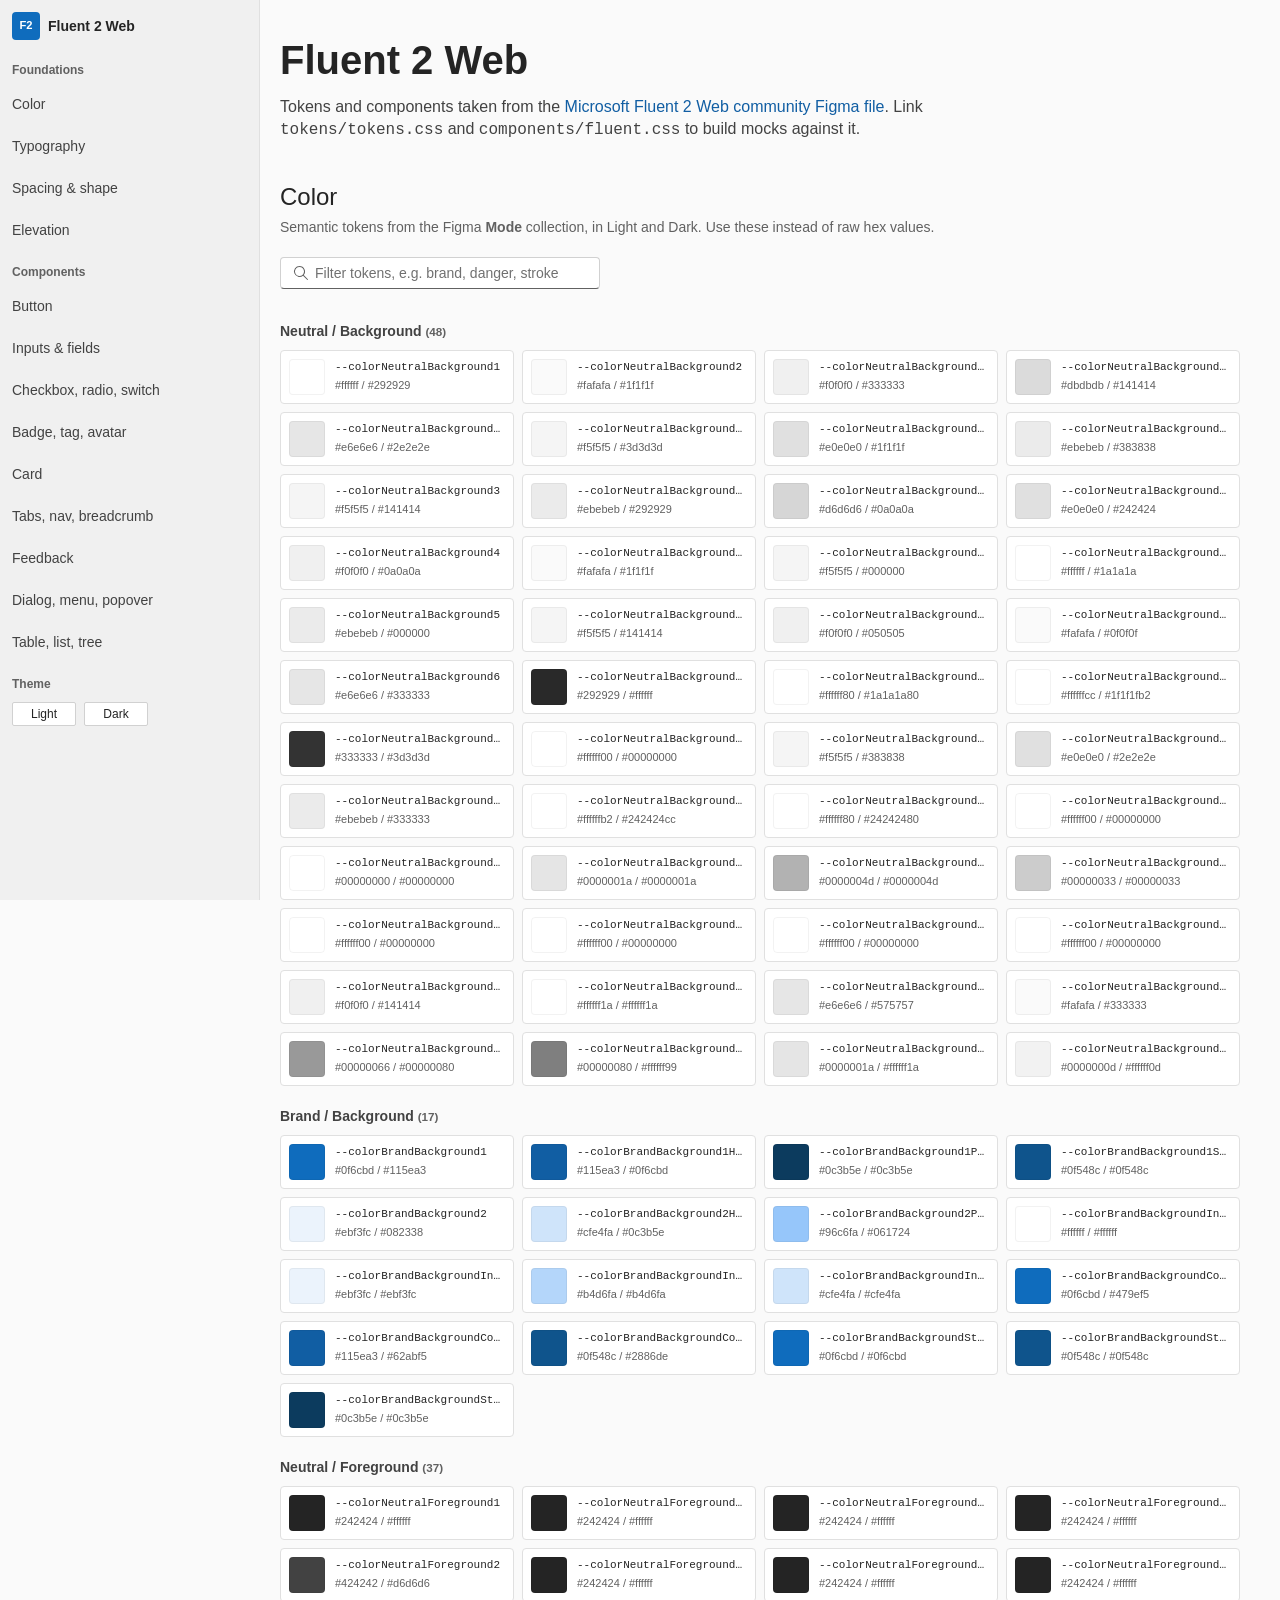
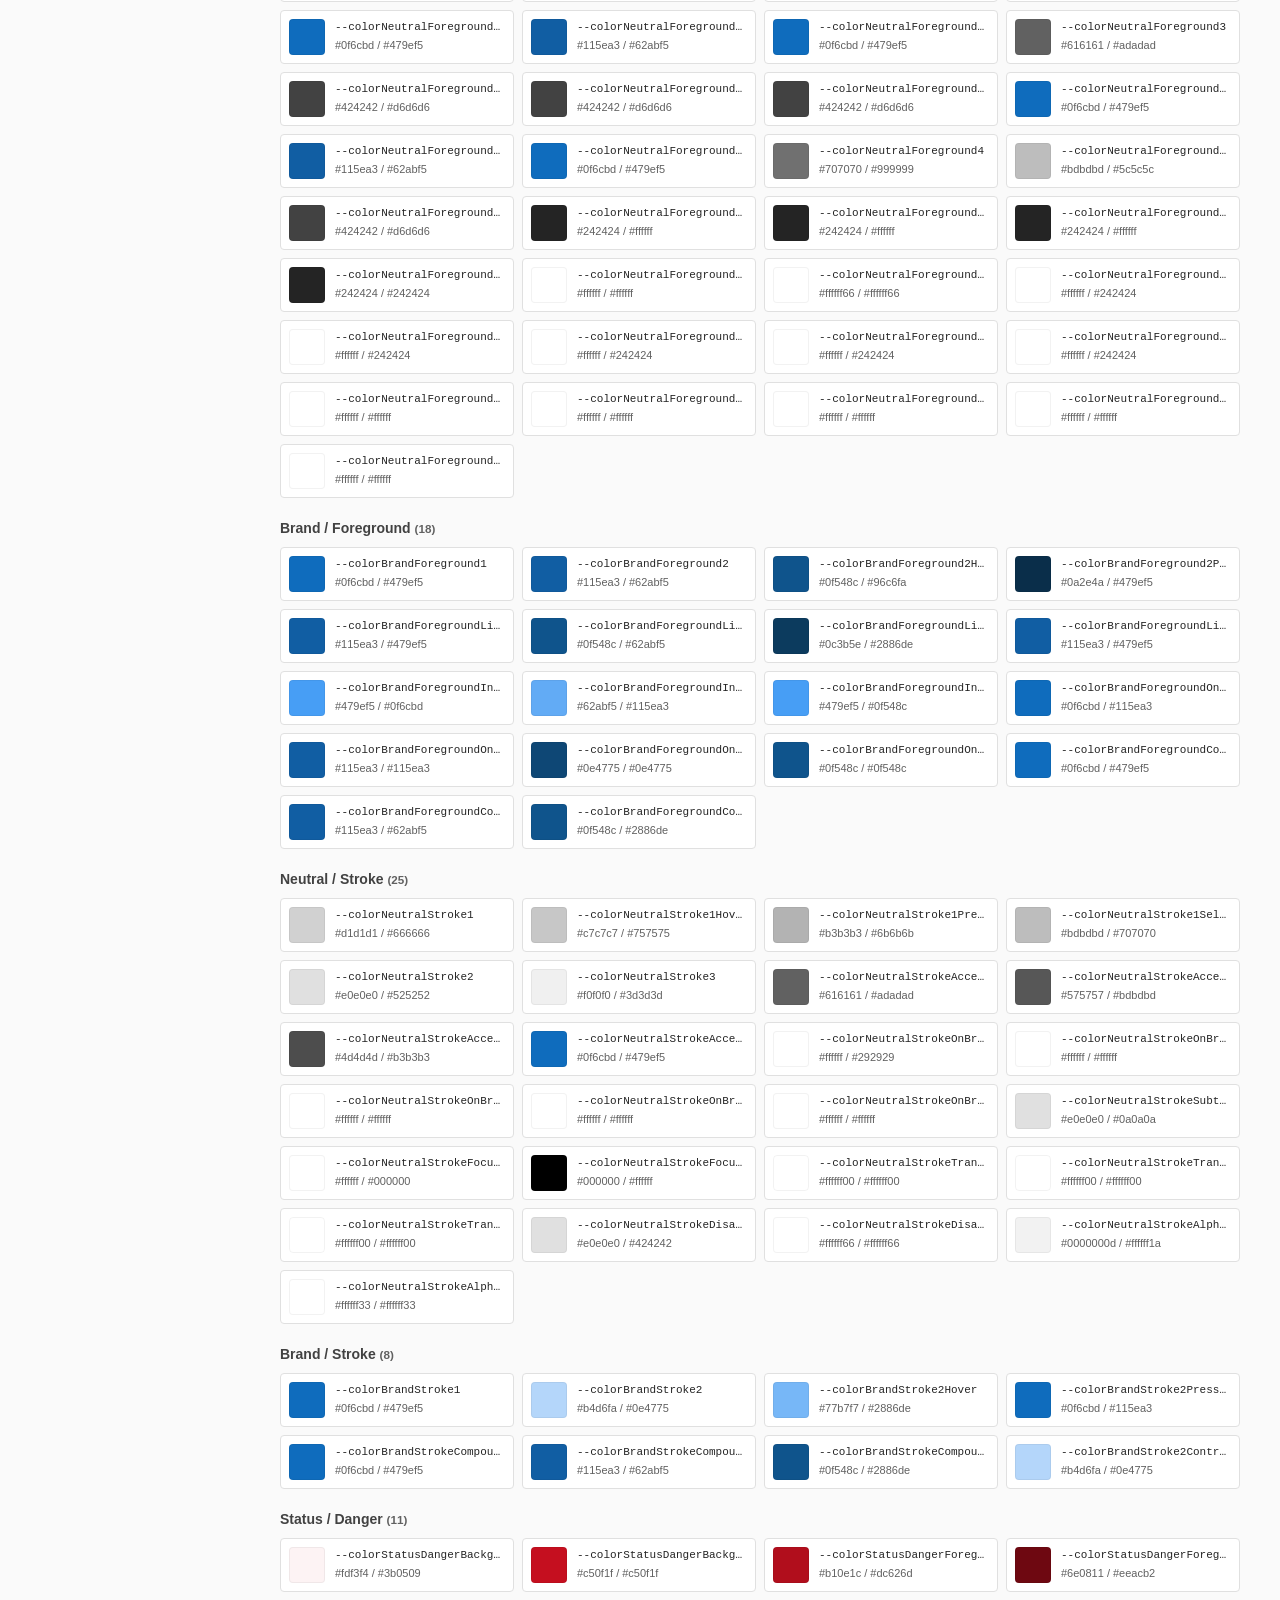
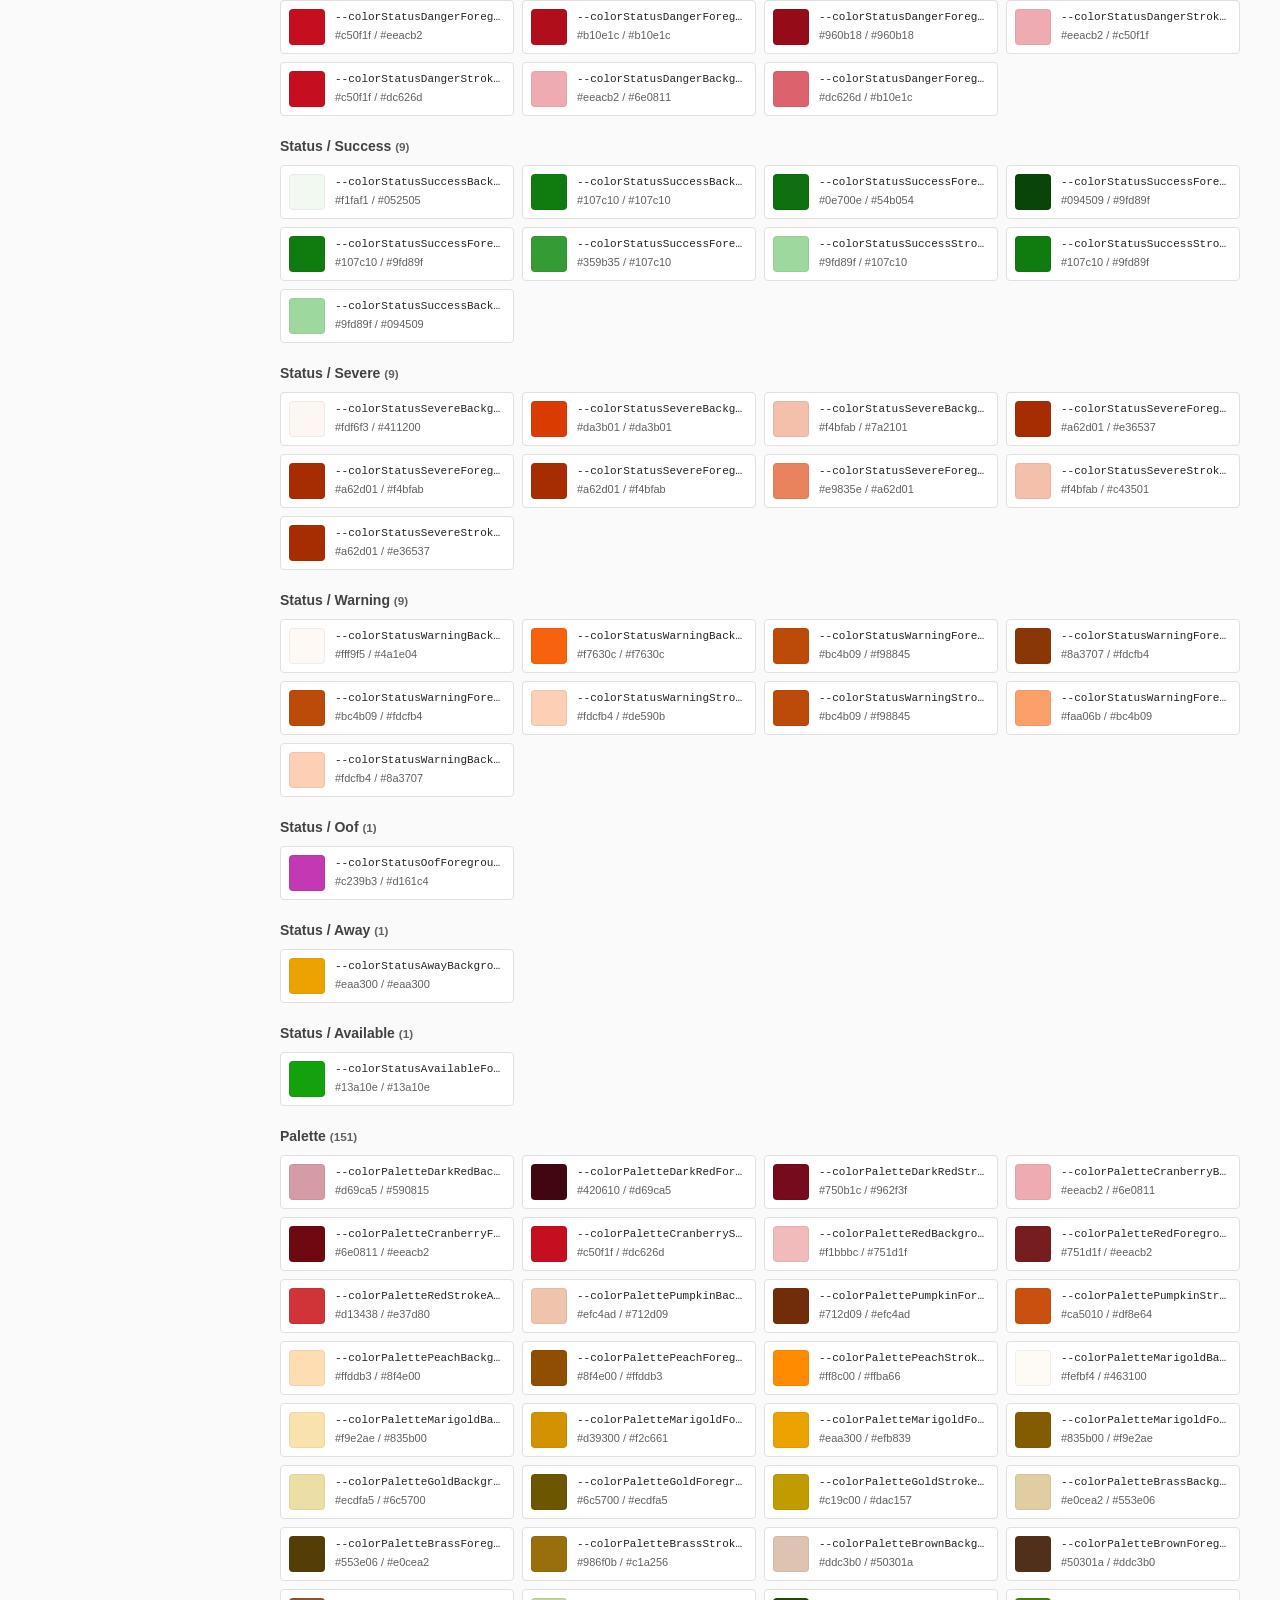
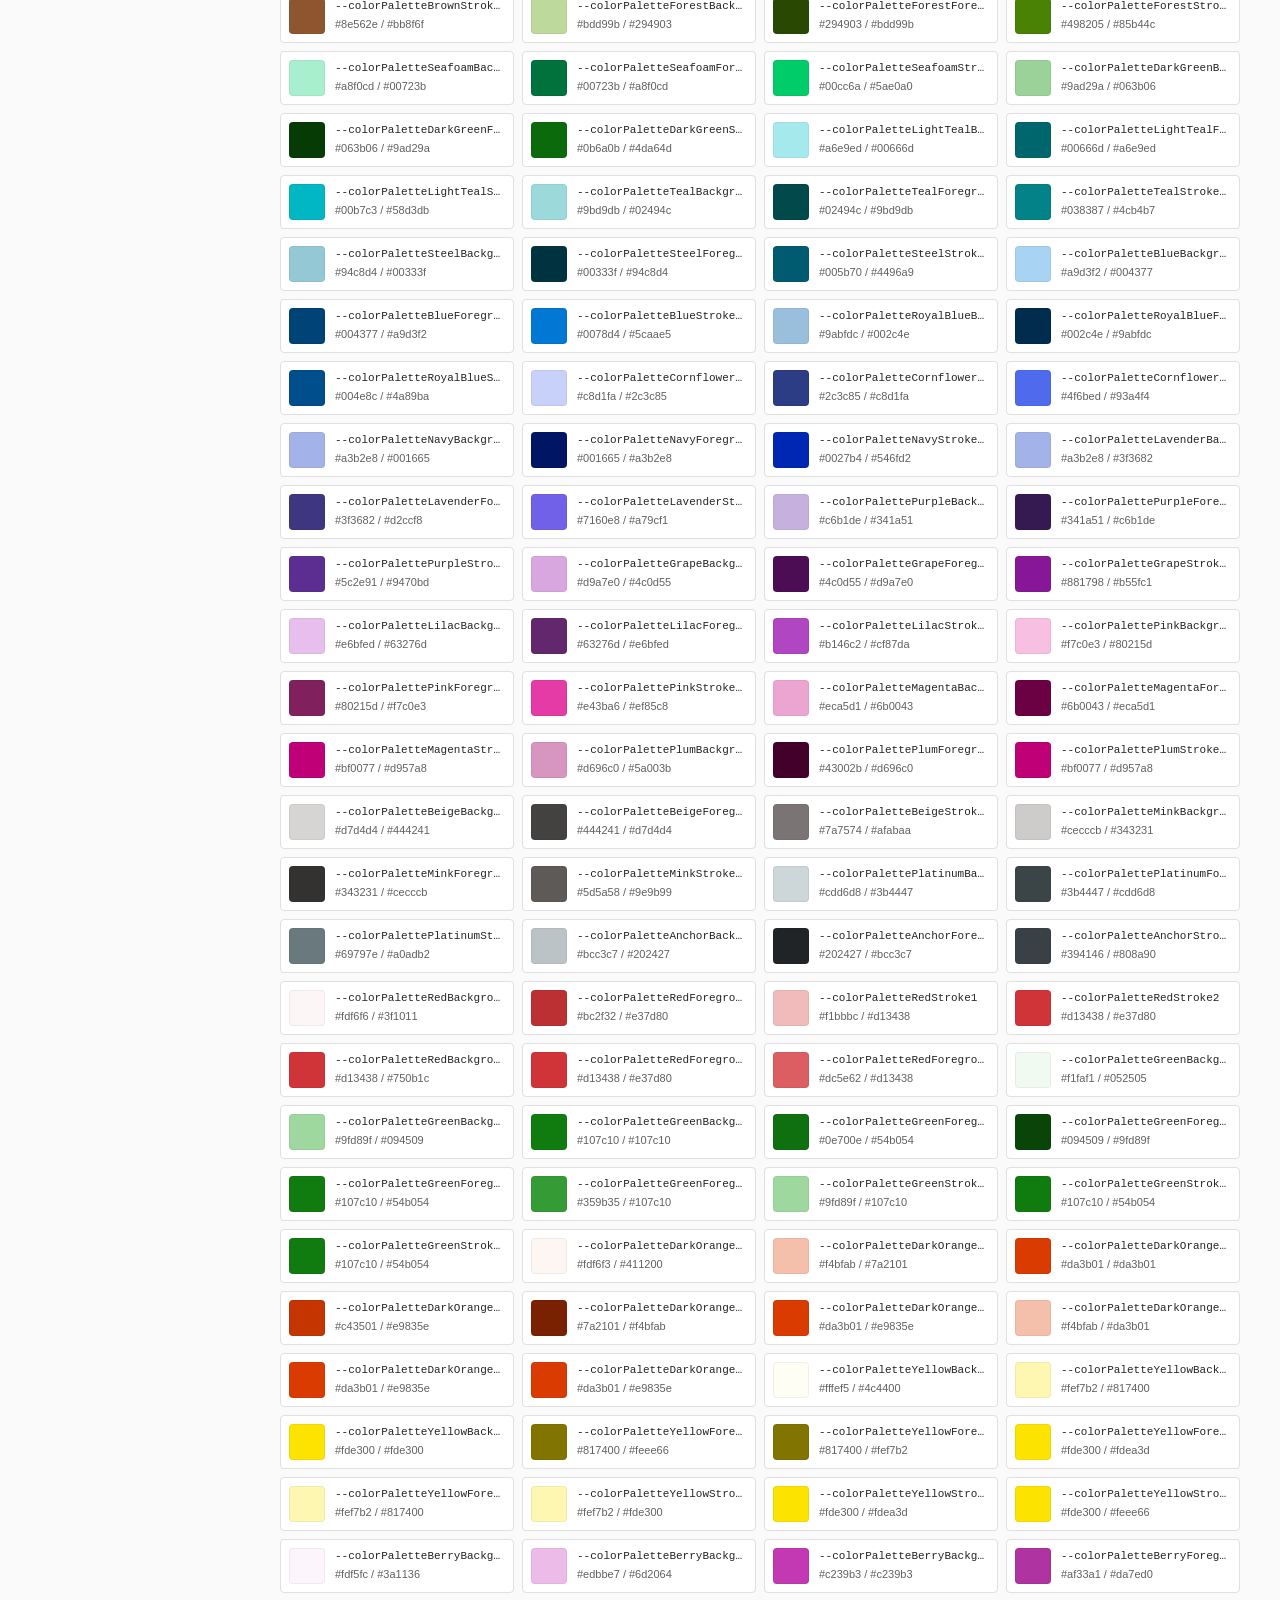
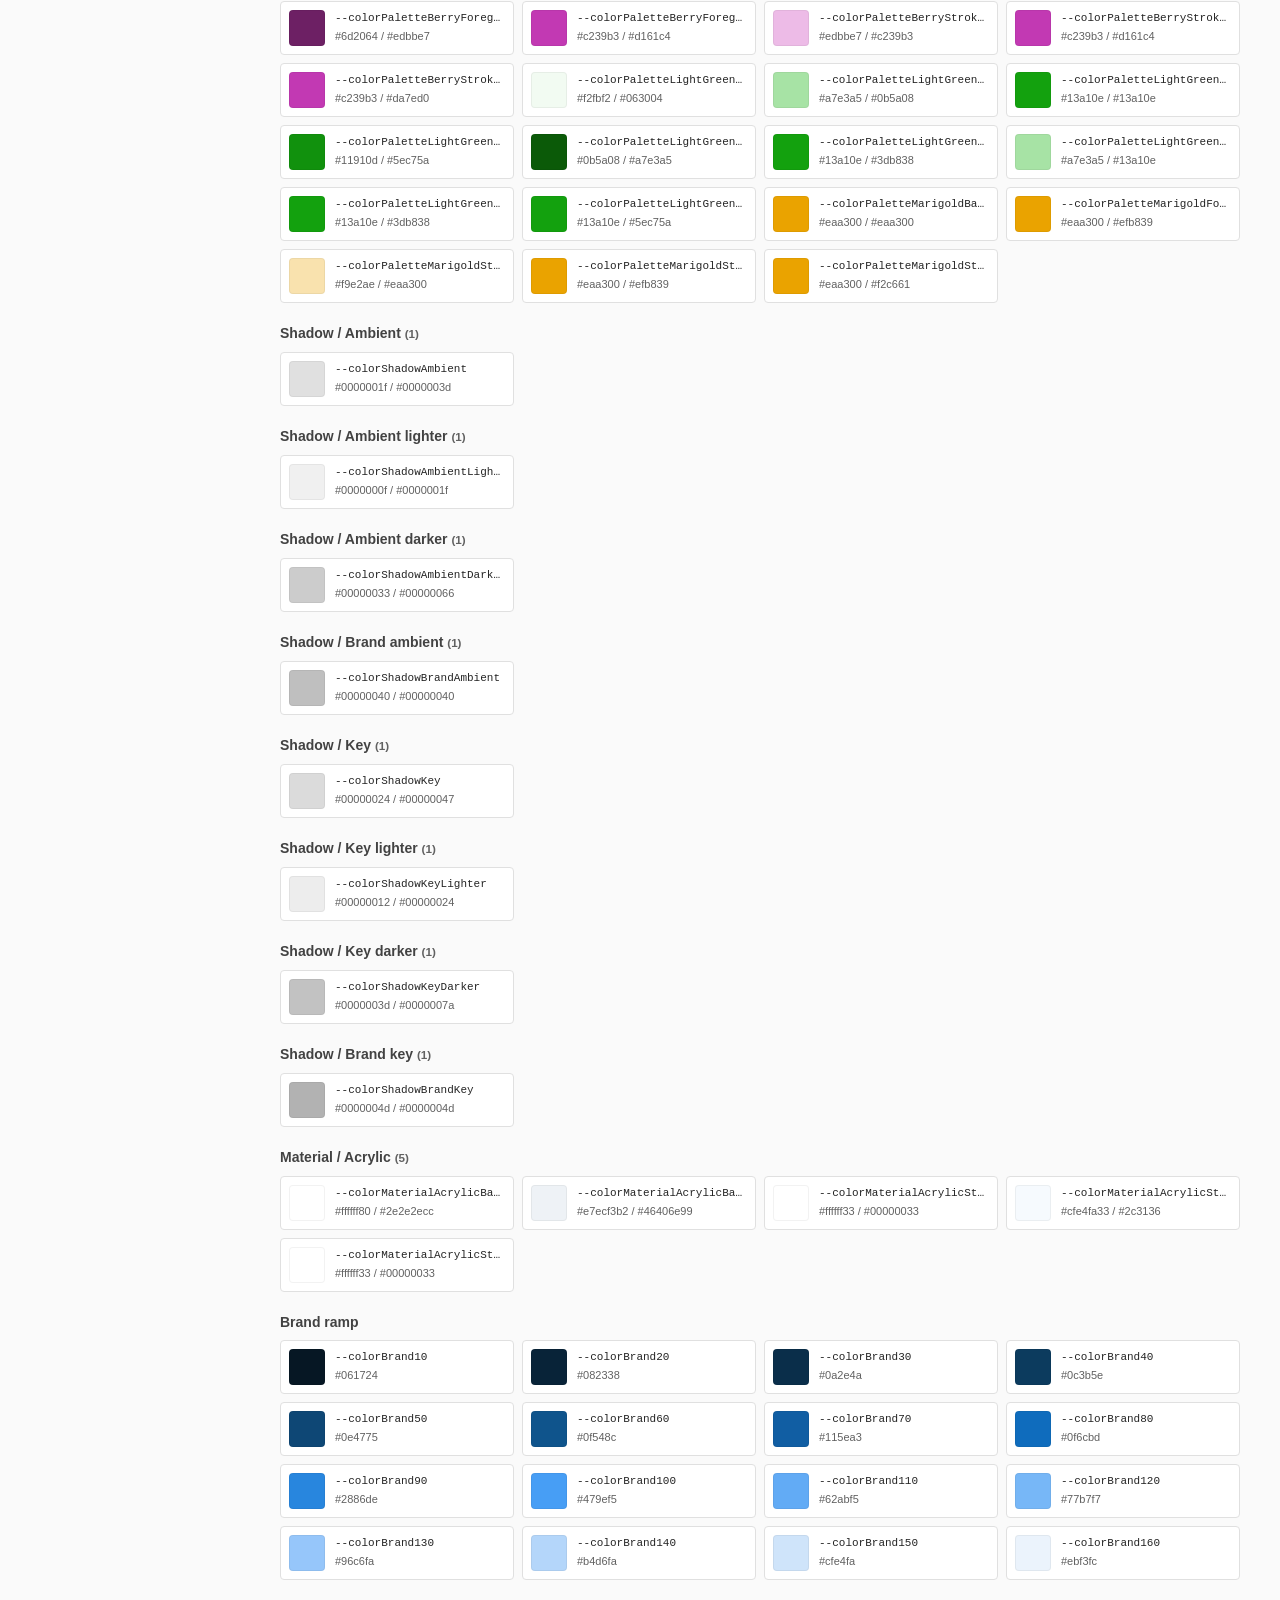
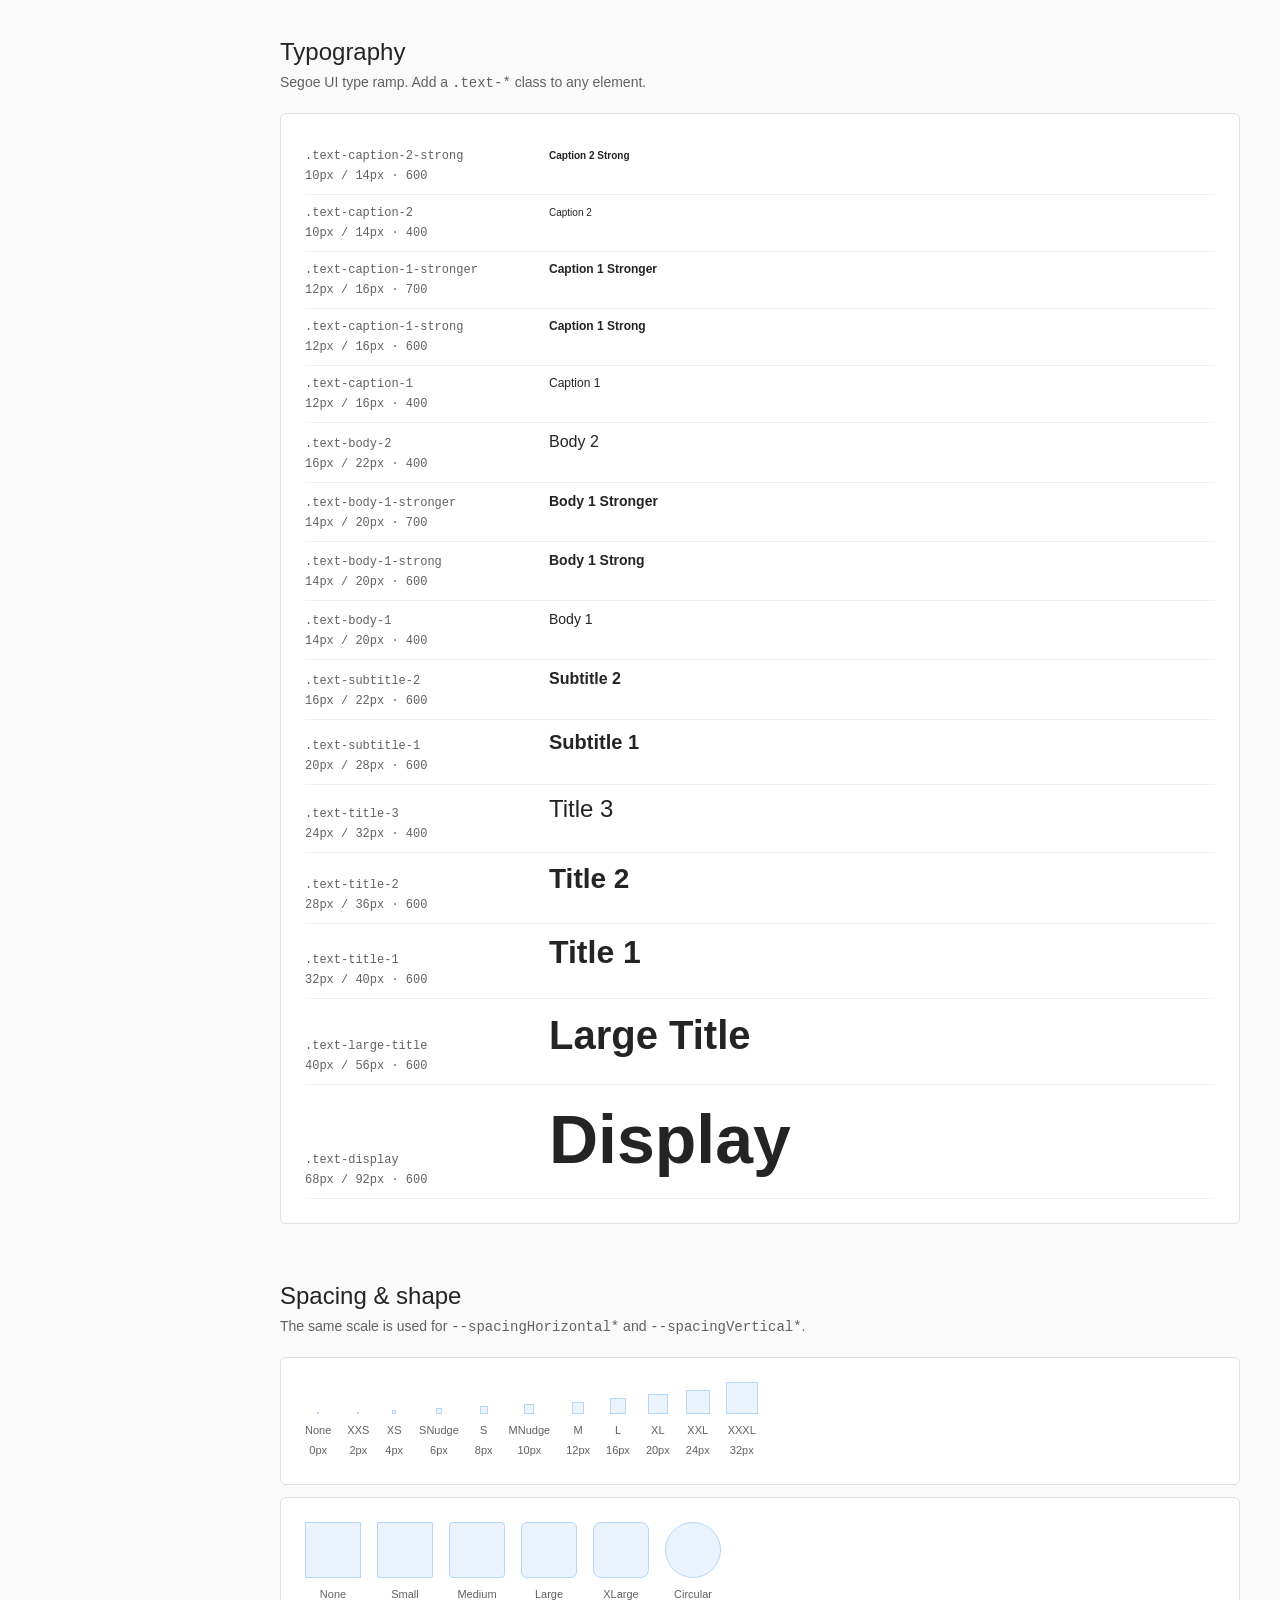
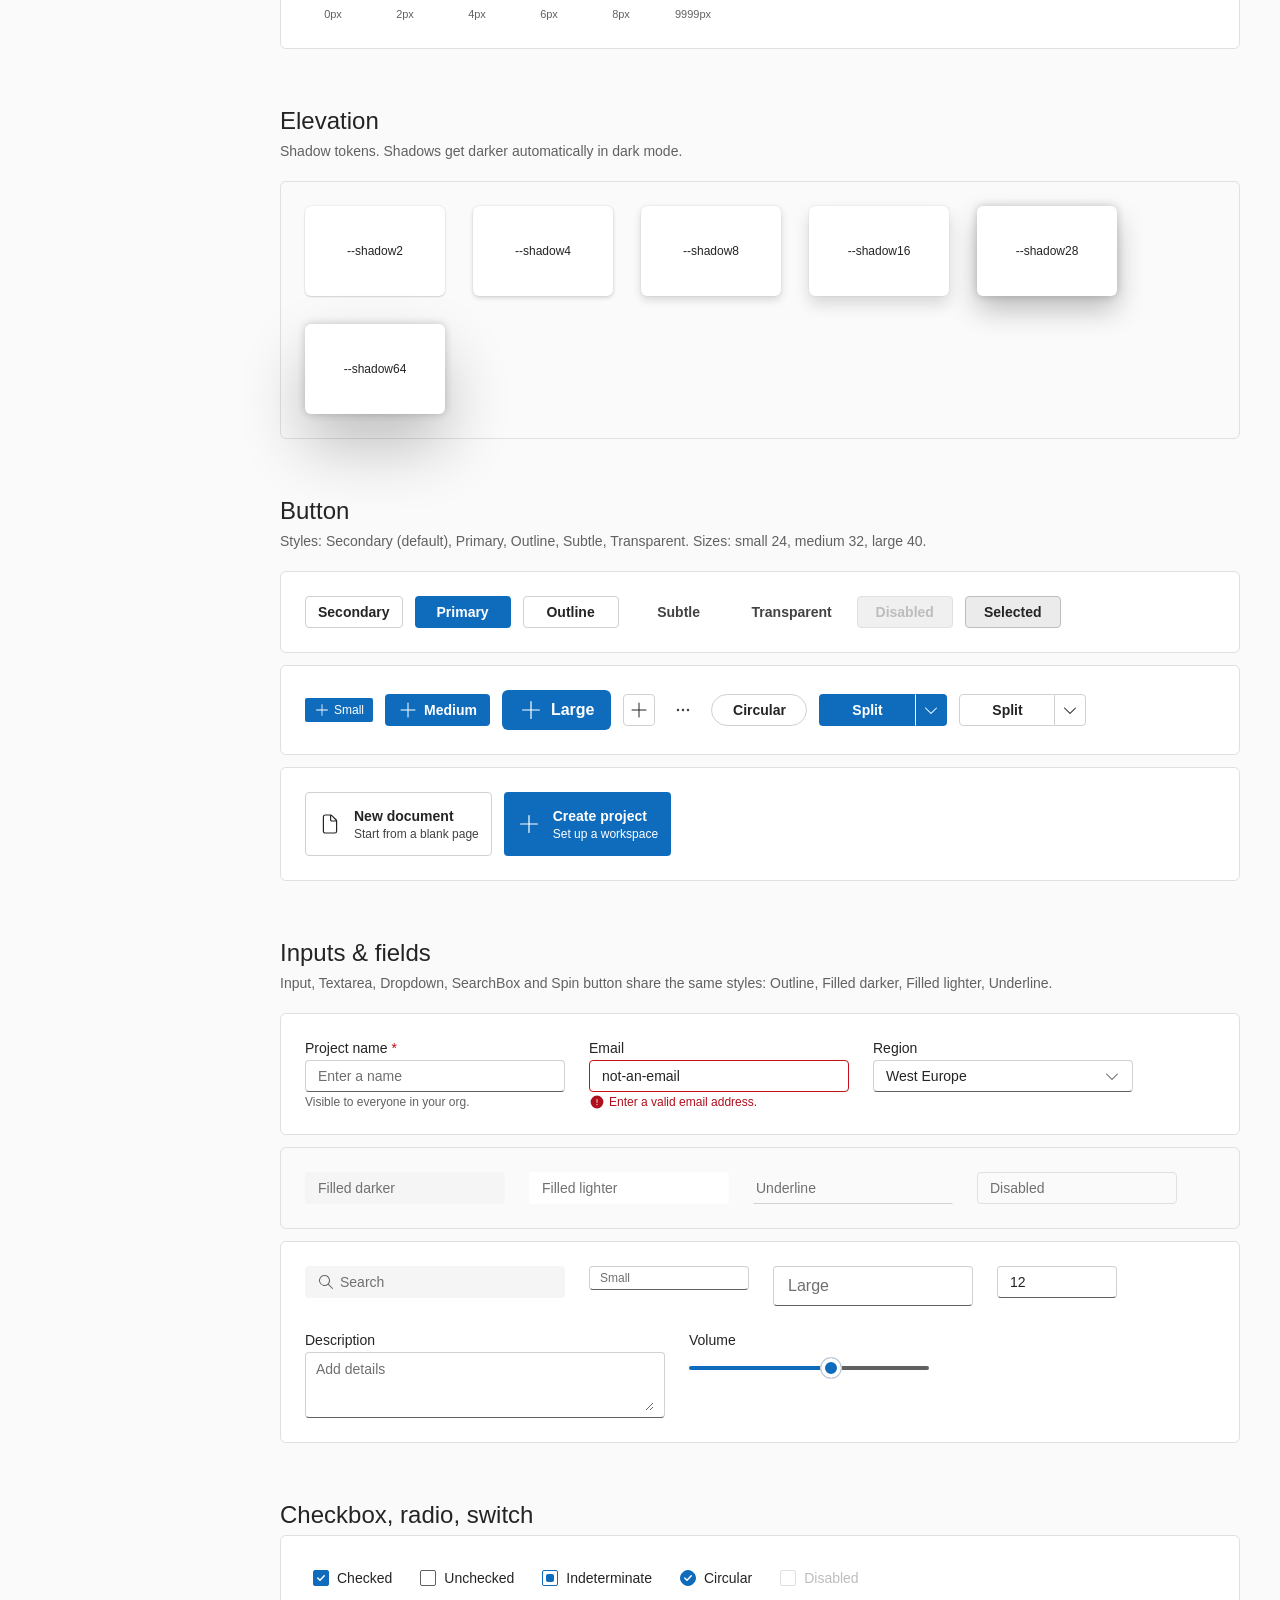
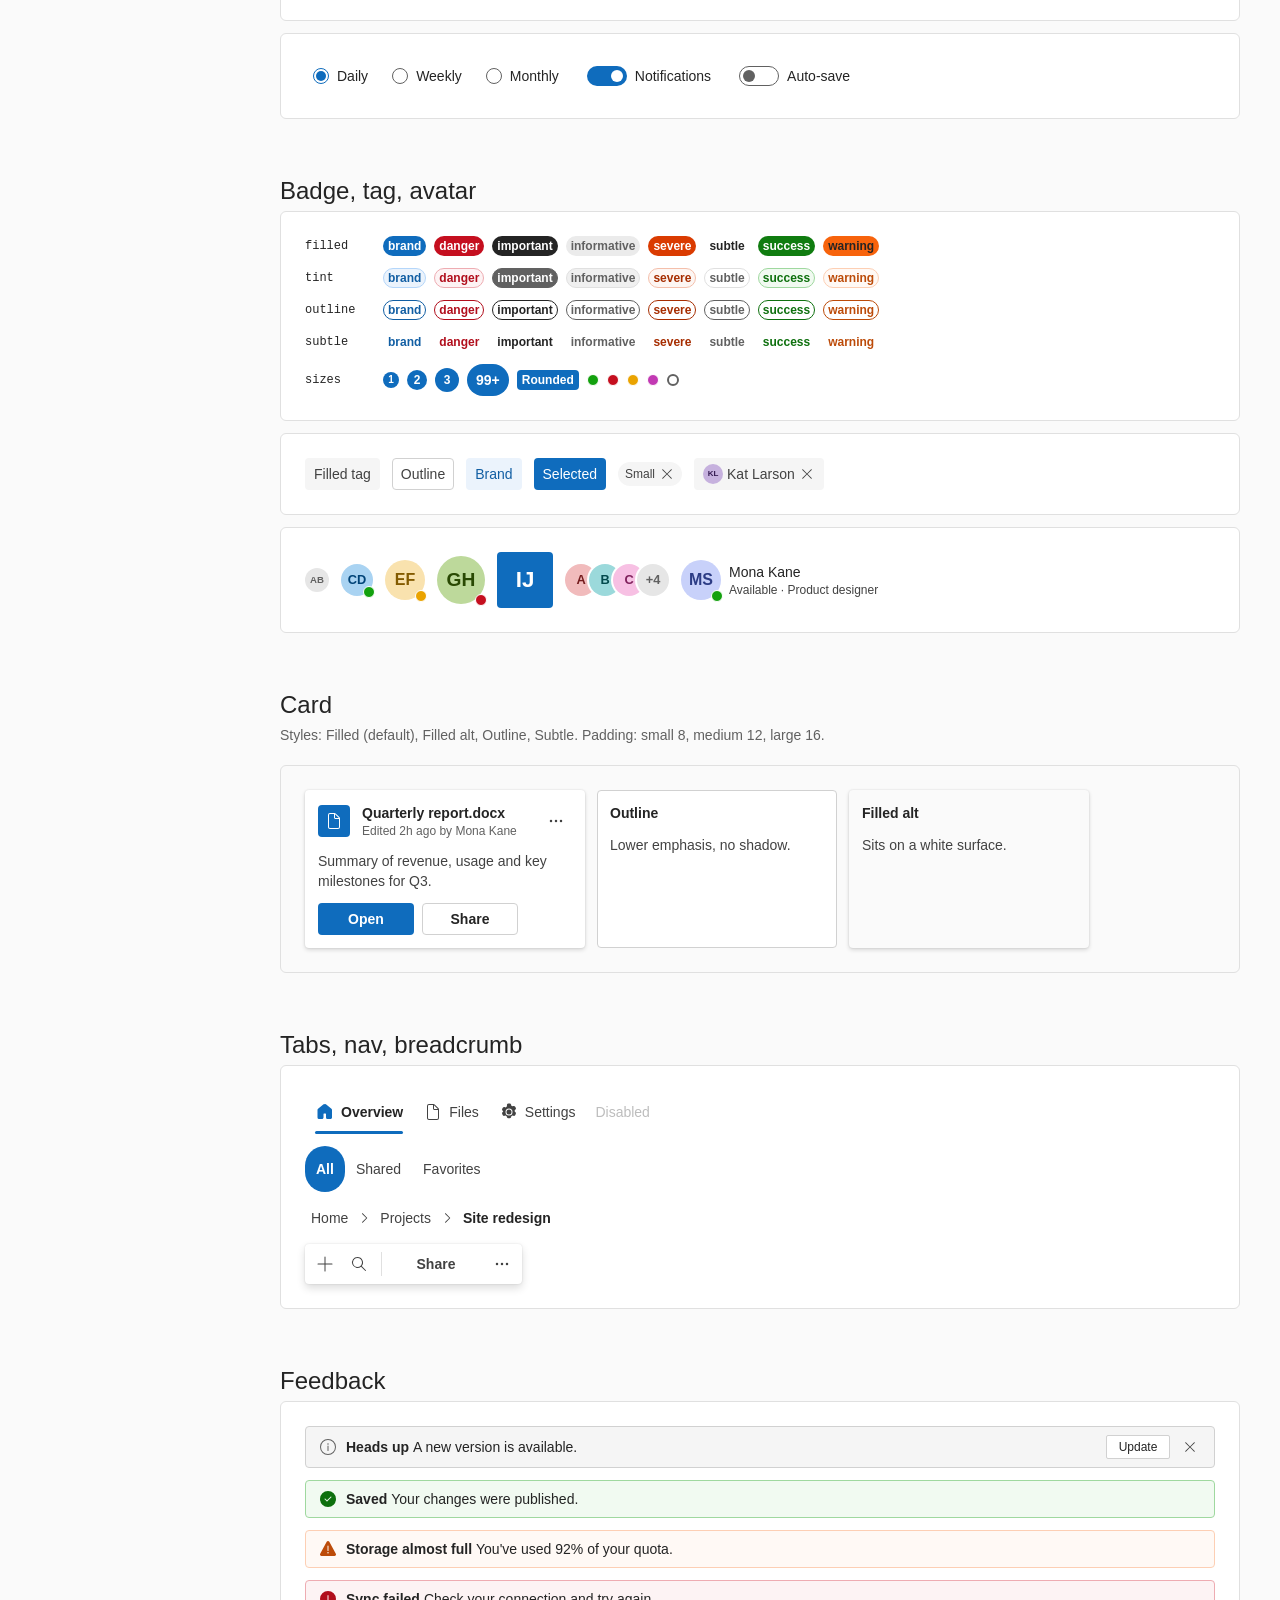
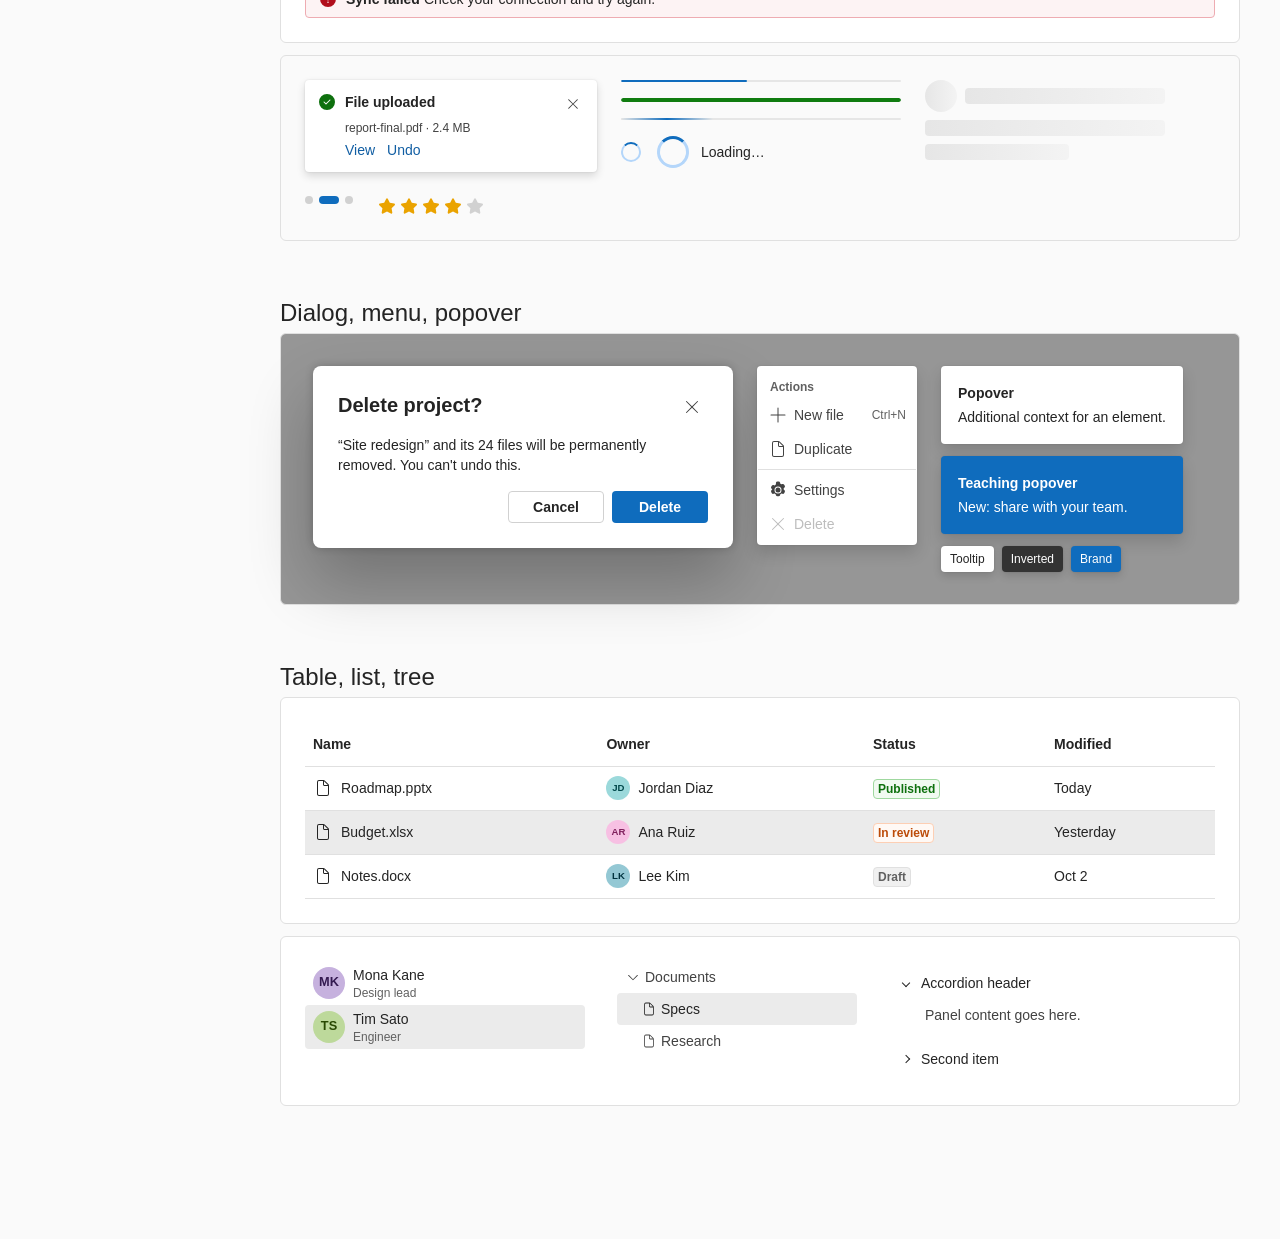
<file: gallery.html>
<!doctype html>
<html lang="en">
<head>
<meta charset="utf-8">
<meta name="viewport" content="width=device-width, initial-scale=1">
<title>Fluent 2 Web</title>
<link rel="stylesheet" href="tokens/tokens.css">
<link rel="stylesheet" href="components/fluent.css">
<style>
  .doc { display: grid; grid-template-columns: 240px 1fr; min-height: 100vh; }
  .doc-nav { position: sticky; top: 0; height: 100vh; overflow: auto; border-right: 1px solid var(--colorNeutralStroke2); }
  .doc-main { padding: 32px 40px 80px; max-width: 1200px; }
  .doc-main section { margin-bottom: 56px; scroll-margin-top: 24px; }
  .doc-main h2 { margin: 0 0 4px; }
  .doc-main .lede { margin: 0 0 20px; color: var(--colorNeutralForeground3); }
  .demo { padding: 24px; background: var(--colorNeutralBackground1); border: 1px solid var(--colorNeutralStroke2); border-radius: var(--borderRadiusLarge); display: flex; flex-wrap: wrap; gap: 12px; align-items: center; }
  .demo + .demo { margin-top: 12px; }
  .demo--col { flex-direction: column; align-items: stretch; }
  .swatches { display: grid; grid-template-columns: repeat(auto-fill, minmax(220px, 1fr)); gap: 8px; }
  .swatch { display: flex; gap: 10px; align-items: center; padding: 8px; border-radius: var(--borderRadiusMedium); background: var(--colorNeutralBackground1); border: 1px solid var(--colorNeutralStroke2); min-width: 0; }
  .swatch i { flex: none; width: 36px; height: 36px; border-radius: var(--borderRadiusMedium); border: 1px solid var(--colorNeutralStrokeAlpha1); }
  .swatch code { display: block; font-size: 11px; line-height: 14px; overflow: hidden; text-overflow: ellipsis; white-space: nowrap; font-family: var(--fontFamilyMonospace); }
  .swatch small { color: var(--colorNeutralForeground3); font-size: 11px; }
  .group-title { margin: 20px 0 8px; font-weight: 600; color: var(--colorNeutralForeground2); }
  .scale { display: flex; align-items: flex-end; gap: 16px; flex-wrap: wrap; }
  .scale div { text-align: center; font-size: 11px; color: var(--colorNeutralForeground3); }
  .scale b { display: block; background: var(--colorBrandBackground2); border: 1px solid var(--colorBrandStroke2); margin: 0 auto 6px; }
  .type-row { display: flex; align-items: baseline; gap: 24px; padding: 8px 0; border-bottom: 1px solid var(--colorNeutralStroke3); }
  .type-row code { width: 220px; flex: none; font-size: 12px; color: var(--colorNeutralForeground3); font-family: var(--fontFamilyMonospace); }
  .shadow-tile { width: 140px; height: 90px; display: grid; place-items: center; background: var(--colorNeutralBackground1); border-radius: var(--borderRadiusLarge); font-size: 12px; }
  .search-tokens { margin-bottom: 12px; width: 320px; }
  @media (max-width: 800px) { .doc { grid-template-columns: 1fr; } .doc-nav { position: static; height: auto; width: 100%; } .doc-main { padding: 24px 16px; } }
</style>
</head>
<body class="f-root">
<svg width="0" height="0" style="position:absolute">
  <symbol id="i-add" viewBox="0 0 20 20"><path d="M10 2.5a.5.5 0 0 1 .5.5v6.5H17a.5.5 0 0 1 0 1h-6.5V17a.5.5 0 0 1-1 0v-6.5H3a.5.5 0 0 1 0-1h6.5V3a.5.5 0 0 1 .5-.5Z"/></symbol>
  <symbol id="i-chevron-down" viewBox="0 0 20 20"><path d="M15.85 7.65a.5.5 0 0 1 0 .7l-5.5 5.5a.5.5 0 0 1-.7 0l-5.5-5.5a.5.5 0 1 1 .7-.7L10 12.79l5.15-5.14a.5.5 0 0 1 .7 0Z"/></symbol>
  <symbol id="i-chevron-right" viewBox="0 0 20 20"><path d="M7.65 4.15a.5.5 0 0 0 0 .7L12.79 10l-5.14 5.15a.5.5 0 0 0 .7.7l5.5-5.5a.5.5 0 0 0 0-.7l-5.5-5.5a.5.5 0 0 0-.7 0Z"/></symbol>
  <symbol id="i-dismiss" viewBox="0 0 20 20"><path d="M4.09 4.22l.06-.07a.5.5 0 0 1 .63-.06l.07.06L10 9.29l5.15-5.14a.5.5 0 0 1 .63-.06l.07.06c.18.17.2.44.06.63l-.06.07L10.71 10l5.14 5.15c.18.17.2.44.06.63l-.06.07a.5.5 0 0 1-.63.06l-.07-.06L10 10.71l-5.15 5.14a.5.5 0 0 1-.63.06l-.07-.06a.5.5 0 0 1-.06-.63l.06-.07L9.29 10 4.15 4.85a.5.5 0 0 1-.06-.63l.06-.07-.06.07Z"/></symbol>
  <symbol id="i-check" viewBox="0 0 12 12"><path d="M9.76 3.2c.3.29.32.76.04 1.06l-4.25 4.5a.75.75 0 0 1-1.08.02L2.22 6.53a.75.75 0 0 1 1.06-1.06l1.7 1.7L8.7 3.24a.75.75 0 0 1 1.06-.04Z"/></symbol>
  <symbol id="i-search" viewBox="0 0 20 20"><path d="M8.5 3a5.5 5.5 0 0 1 4.23 9.02l4.12 4.13a.5.5 0 0 1-.63.76l-.07-.06-4.13-4.12A5.5 5.5 0 1 1 8.5 3Zm0 1a4.5 4.5 0 1 0 0 9 4.5 4.5 0 0 0 0-9Z"/></symbol>
  <symbol id="i-home" viewBox="0 0 20 20"><path d="M9.07 2.36a1.5 1.5 0 0 1 1.86 0l5.5 4.37c.36.28.57.72.57 1.18v7.59c0 .83-.67 1.5-1.5 1.5h-3a1.5 1.5 0 0 1-1.5-1.5V12a.5.5 0 0 0-.5-.5H9a.5.5 0 0 0-.5.5v3.5c0 .83-.67 1.5-1.5 1.5H4a1.5 1.5 0 0 1-1.5-1.5V7.91c0-.46.21-.9.57-1.18l5.5-4.37Z"/></symbol>
  <symbol id="i-doc" viewBox="0 0 20 20"><path d="M6 2a2 2 0 0 0-2 2v12c0 1.1.9 2 2 2h8a2 2 0 0 0 2-2V7.41c0-.4-.16-.78-.44-1.06l-3.91-3.91A1.5 1.5 0 0 0 10.59 2H6Zm-1 2a1 1 0 0 1 1-1h4v3.5c0 .83.67 1.5 1.5 1.5H15v8a1 1 0 0 1-1 1H6a1 1 0 0 1-1-1V4Zm9.8 3h-3.3a.5.5 0 0 1-.5-.5V3.2L14.8 7Z"/></symbol>
  <symbol id="i-settings" viewBox="0 0 20 20"><path d="M10 6.5a3.5 3.5 0 1 0 0 7 3.5 3.5 0 0 0 0-7ZM7.5 10a2.5 2.5 0 1 1 5 0 2.5 2.5 0 0 1-5 0Zm.48-7.52A1.5 1.5 0 0 1 9.4 1.5h1.2c.68 0 1.27.45 1.44 1.1l.3 1.11 1.04.6 1.1-.31a1.5 1.5 0 0 1 1.7.69l.6 1.04a1.5 1.5 0 0 1-.26 1.79l-.82.8v1.2l.82.8c.48.48.59 1.22.26 1.8l-.6 1.03a1.5 1.5 0 0 1-1.7.7l-1.1-.31-1.04.6-.3 1.1a1.5 1.5 0 0 1-1.44 1.11H9.4a1.5 1.5 0 0 1-1.45-1.1l-.3-1.12-1.03-.6-1.1.31a1.5 1.5 0 0 1-1.7-.69l-.6-1.04a1.5 1.5 0 0 1 .25-1.8l.82-.8V9.4l-.82-.8a1.5 1.5 0 0 1-.25-1.8l.6-1.03a1.5 1.5 0 0 1 1.7-.7l1.1.31 1.03-.6.3-1.1Z"/></symbol>
  <symbol id="i-info" viewBox="0 0 20 20"><path d="M10 2a8 8 0 1 1 0 16 8 8 0 0 1 0-16Zm0 1a7 7 0 1 0 0 14 7 7 0 0 0 0-14Zm0 5.5c.28 0 .5.22.5.5v4.5a.5.5 0 0 1-1 0V9c0-.28.22-.5.5-.5Zm0-2.25a.75.75 0 1 1 0 1.5.75.75 0 0 1 0-1.5Z"/></symbol>
  <symbol id="i-success" viewBox="0 0 20 20"><path d="M10 2a8 8 0 1 1 0 16 8 8 0 0 1 0-16Zm3.36 5.65a.5.5 0 0 0-.64-.06l-.07.06L9 11.3 7.35 9.65l-.07-.06a.5.5 0 0 0-.7.7l.07.07 2 2 .07.06c.17.12.4.12.56 0l.07-.06 4-4 .07-.08a.5.5 0 0 0-.06-.63Z"/></symbol>
  <symbol id="i-warning" viewBox="0 0 20 20"><path d="M8.68 2.79a1.5 1.5 0 0 1 2.64 0l6.5 12A1.5 1.5 0 0 1 16.5 17h-13a1.5 1.5 0 0 1-1.32-2.21l6.5-12ZM10 13a.75.75 0 1 0 0 1.5.75.75 0 0 0 0-1.5Zm0-6.5a.5.5 0 0 0-.5.5v4.5a.5.5 0 0 0 1 0V7a.5.5 0 0 0-.5-.5Z"/></symbol>
  <symbol id="i-error" viewBox="0 0 20 20"><path d="M10 2a8 8 0 1 1 0 16 8 8 0 0 1 0-16Zm0 10.5a.75.75 0 1 0 0 1.5.75.75 0 0 0 0-1.5ZM10 6a.5.5 0 0 0-.5.41v4.68a.5.5 0 0 0 1 0V6.41A.5.5 0 0 0 10 6Z"/></symbol>
  <symbol id="i-more" viewBox="0 0 20 20"><path d="M6.25 10a1.25 1.25 0 1 1-2.5 0 1.25 1.25 0 0 1 2.5 0Zm5 0a1.25 1.25 0 1 1-2.5 0 1.25 1.25 0 0 1 2.5 0ZM15 11.25a1.25 1.25 0 1 0 0-2.5 1.25 1.25 0 0 0 0 2.5Z"/></symbol>
  <symbol id="i-star" viewBox="0 0 20 20"><path d="M9.1 2.9a1 1 0 0 1 1.8 0l1.93 3.91 4.31.63a1 1 0 0 1 .56 1.7l-3.12 3.05.73 4.3a1 1 0 0 1-1.45 1.05L10 15.51l-3.86 2.03a1 1 0 0 1-1.45-1.05l.74-4.3L2.3 9.14a1 1 0 0 1 .56-1.7l4.31-.63L9.1 2.9Z"/></symbol>
</svg>

<div class="doc">
  <nav class="f-nav doc-nav" aria-label="Sections">
    <div class="f-nav__header"><span class="f-avatar f-avatar--brand f-avatar--square" style="--size:28px">F2</span>Fluent 2 Web</div>
    <div class="f-nav__section">Foundations</div>
    <a class="f-nav-item" href="#color">Color</a>
    <a class="f-nav-item" href="#typography">Typography</a>
    <a class="f-nav-item" href="#spacing">Spacing &amp; shape</a>
    <a class="f-nav-item" href="#elevation">Elevation</a>
    <div class="f-nav__section">Components</div>
    <a class="f-nav-item" href="#button">Button</a>
    <a class="f-nav-item" href="#inputs">Inputs &amp; fields</a>
    <a class="f-nav-item" href="#selection">Checkbox, radio, switch</a>
    <a class="f-nav-item" href="#badge">Badge, tag, avatar</a>
    <a class="f-nav-item" href="#card">Card</a>
    <a class="f-nav-item" href="#navigation">Tabs, nav, breadcrumb</a>
    <a class="f-nav-item" href="#feedback">Feedback</a>
    <a class="f-nav-item" href="#overlays">Dialog, menu, popover</a>
    <a class="f-nav-item" href="#data">Table, list, tree</a>
    <div class="f-nav__section">Theme</div>
    <div class="f-row" style="padding:4px 8px">
      <button class="f-button f-button--small" data-set-theme="light">Light</button>
      <button class="f-button f-button--small" data-set-theme="dark">Dark</button>
    </div>
  </nav>

  <main class="doc-main">
    <header style="margin-bottom:40px">
      <div class="text-large-title">Fluent 2 Web</div>
      <p class="text-body-2 f-text-secondary" style="margin:8px 0 0;max-width:680px">Tokens and components taken from the <a class="f-link" href="https://www.figma.com/design/X5qiNutiFaiAwk6CJ7aPA8/Microsoft-Fluent-2-Web--Community-">Microsoft Fluent 2 Web community Figma file</a>. Link <code>tokens/tokens.css</code> and <code>components/fluent.css</code> to build mocks against it.</p>
    </header>

    <section id="color">
      <h2 class="text-title-3">Color</h2>
      <p class="lede">Semantic tokens from the Figma <b>Mode</b> collection, in Light and Dark. Use these instead of raw hex values.</p>
      <div class="f-input search-tokens"><svg class="f-icon"><use href="#i-search"/></svg><input id="tokenFilter" placeholder="Filter tokens, e.g. brand, danger, stroke"></div>
      <div id="colorGroups"></div>
      <div class="group-title">Brand ramp</div>
      <div class="swatches" id="brandRamp"></div>
    </section>

    <section id="typography">
      <h2 class="text-title-3">Typography</h2>
      <p class="lede">Segoe UI type ramp. Add a <code>.text-*</code> class to any element.</p>
      <div class="demo demo--col" id="typeRamp" style="gap:0"></div>
    </section>

    <section id="spacing">
      <h2 class="text-title-3">Spacing &amp; shape</h2>
      <p class="lede">The same scale is used for <code>--spacingHorizontal*</code> and <code>--spacingVertical*</code>.</p>
      <div class="demo scale" id="spacingScale"></div>
      <div class="demo scale" id="radiusScale"></div>
    </section>

    <section id="elevation">
      <h2 class="text-title-3">Elevation</h2>
      <p class="lede">Shadow tokens. Shadows get darker automatically in dark mode.</p>
      <div class="demo" style="gap:28px;background:var(--colorNeutralBackground2)">
        <div class="shadow-tile" style="box-shadow:var(--shadow2)">--shadow2</div>
        <div class="shadow-tile" style="box-shadow:var(--shadow4)">--shadow4</div>
        <div class="shadow-tile" style="box-shadow:var(--shadow8)">--shadow8</div>
        <div class="shadow-tile" style="box-shadow:var(--shadow16)">--shadow16</div>
        <div class="shadow-tile" style="box-shadow:var(--shadow28)">--shadow28</div>
        <div class="shadow-tile" style="box-shadow:var(--shadow64)">--shadow64</div>
      </div>
    </section>

    <section id="button">
      <h2 class="text-title-3">Button</h2>
      <p class="lede">Styles: Secondary (default), Primary, Outline, Subtle, Transparent. Sizes: small 24, medium 32, large 40.</p>
      <div class="demo">
        <button class="f-button">Secondary</button>
        <button class="f-button f-button--primary">Primary</button>
        <button class="f-button f-button--outline">Outline</button>
        <button class="f-button f-button--subtle">Subtle</button>
        <button class="f-button f-button--transparent">Transparent</button>
        <button class="f-button" disabled>Disabled</button>
        <button class="f-button" aria-pressed="true">Selected</button>
      </div>
      <div class="demo">
        <button class="f-button f-button--primary f-button--small"><svg class="f-icon f-icon--16"><use href="#i-add"/></svg>Small</button>
        <button class="f-button f-button--primary"><svg class="f-icon"><use href="#i-add"/></svg>Medium</button>
        <button class="f-button f-button--primary f-button--large"><svg class="f-icon f-icon--24"><use href="#i-add"/></svg>Large</button>
        <button class="f-button f-button--icon" aria-label="Add"><svg class="f-icon"><use href="#i-add"/></svg></button>
        <button class="f-button f-button--icon f-button--subtle" aria-label="More"><svg class="f-icon"><use href="#i-more"/></svg></button>
        <button class="f-button f-button--circular">Circular</button>
        <span class="f-split-button"><button class="f-button f-button--primary">Split</button><button class="f-button f-button--primary" aria-label="More options"><svg class="f-icon"><use href="#i-chevron-down"/></svg></button></span>
        <span class="f-split-button"><button class="f-button">Split</button><button class="f-button" aria-label="More options"><svg class="f-icon"><use href="#i-chevron-down"/></svg></button></span>
      </div>
      <div class="demo">
        <button class="f-button f-button--compound"><svg class="f-icon f-icon--24"><use href="#i-doc"/></svg><span>New document<span class="f-button__secondary">Start from a blank page</span></span></button>
        <button class="f-button f-button--compound f-button--primary"><svg class="f-icon f-icon--24"><use href="#i-add"/></svg><span>Create project<span class="f-button__secondary">Set up a workspace</span></span></button>
      </div>
    </section>

    <section id="inputs">
      <h2 class="text-title-3">Inputs &amp; fields</h2>
      <p class="lede">Input, Textarea, Dropdown, SearchBox and Spin button share the same styles: Outline, Filled darker, Filled lighter, Underline.</p>
      <div class="demo" style="align-items:flex-start;gap:24px">
        <div class="f-field" style="width:260px"><label class="f-label">Project name<span class="f-label__required">*</span></label>
          <span class="f-input"><input placeholder="Enter a name"></span><span class="f-field__hint">Visible to everyone in your org.</span></div>
        <div class="f-field f-field--error" style="width:260px"><label class="f-label">Email</label>
          <span class="f-input"><input value="not-an-email"></span><span class="f-field__message"><svg class="f-icon f-icon--16"><use href="#i-error"/></svg>Enter a valid email address.</span></div>
        <div class="f-field" style="width:260px"><label class="f-label">Region</label>
          <span class="f-select"><select><option>West Europe</option><option>East US</option></select><svg class="f-icon f-select__chevron"><use href="#i-chevron-down"/></svg></span></div>
      </div>
      <div class="demo" style="align-items:flex-start;gap:24px;background:var(--colorNeutralBackground2)">
        <span class="f-input f-input--filled-darker" style="width:200px"><input placeholder="Filled darker"></span>
        <span class="f-input f-input--filled-lighter" style="width:200px"><input placeholder="Filled lighter"></span>
        <span class="f-input f-input--underline" style="width:200px"><input placeholder="Underline"></span>
        <span class="f-input is-disabled" style="width:200px"><input placeholder="Disabled" disabled></span>
      </div>
      <div class="demo" style="align-items:flex-start;gap:24px">
        <span class="f-searchbox" style="width:260px"><svg class="f-icon"><use href="#i-search"/></svg><input placeholder="Search"></span>
        <span class="f-input f-input--small" style="width:160px"><input placeholder="Small"></span>
        <span class="f-input f-input--large" style="width:200px"><input placeholder="Large"></span>
        <span class="f-spinbutton" style="width:120px"><input type="number" value="12"></span>
        <div class="f-field" style="width:360px"><label class="f-label">Description</label><span class="f-textarea"><textarea placeholder="Add details"></textarea></span></div>
        <div class="f-field" style="width:240px"><label class="f-label">Volume</label><input type="range" class="f-slider" value="60" style="--fill:60%" oninput="this.style.setProperty('--fill', this.value + '%')"></div>
      </div>
    </section>

    <section id="selection">
      <h2 class="text-title-3">Checkbox, radio, switch</h2>
      <div class="demo">
        <label class="f-checkbox"><input type="checkbox" checked><span class="f-checkbox__box"><svg><use href="#i-check"/></svg></span>Checked</label>
        <label class="f-checkbox"><input type="checkbox"><span class="f-checkbox__box"><svg><use href="#i-check"/></svg></span>Unchecked</label>
        <label class="f-checkbox"><input type="checkbox" class="js-indeterminate"><span class="f-checkbox__box"><svg><use href="#i-check"/></svg></span>Indeterminate</label>
        <label class="f-checkbox f-checkbox--circular"><input type="checkbox" checked><span class="f-checkbox__box"><svg><use href="#i-check"/></svg></span>Circular</label>
        <label class="f-checkbox is-disabled"><input type="checkbox" disabled><span class="f-checkbox__box"><svg><use href="#i-check"/></svg></span>Disabled</label>
      </div>
      <div class="demo">
        <div class="f-radio-group f-radio-group--horizontal" role="radiogroup">
          <label class="f-radio"><input type="radio" name="r" checked><span class="f-radio__dot"></span>Daily</label>
          <label class="f-radio"><input type="radio" name="r"><span class="f-radio__dot"></span>Weekly</label>
          <label class="f-radio"><input type="radio" name="r"><span class="f-radio__dot"></span>Monthly</label>
        </div>
        <label class="f-switch"><input type="checkbox" checked><span class="f-switch__track"></span>Notifications</label>
        <label class="f-switch"><input type="checkbox"><span class="f-switch__track"></span>Auto-save</label>
      </div>
    </section>

    <section id="badge">
      <h2 class="text-title-3">Badge, tag, avatar</h2>
      <div class="demo" id="badgeMatrix" style="flex-direction:column;align-items:flex-start"></div>
      <div class="demo">
        <span class="f-tag">Filled tag</span>
        <span class="f-tag f-tag--outline">Outline</span>
        <span class="f-tag f-tag--brand">Brand</span>
        <button class="f-tag is-selected">Selected</button>
        <span class="f-tag f-tag--small f-tag--circular">Small<button class="f-tag__dismiss" aria-label="Remove"><svg class="f-icon f-icon--16"><use href="#i-dismiss"/></svg></button></span>
        <span class="f-tag"><span class="f-avatar f-avatar--purple" style="--size:20px">KL</span>Kat Larson<button class="f-tag__dismiss" aria-label="Remove"><svg class="f-icon f-icon--16"><use href="#i-dismiss"/></svg></button></span>
      </div>
      <div class="demo">
        <span class="f-avatar" style="--size:24px">AB</span>
        <span class="f-avatar f-avatar--blue">CD<span class="f-presence f-presence--available"></span></span>
        <span class="f-avatar f-avatar--marigold" style="--size:40px">EF<span class="f-presence f-presence--away"></span></span>
        <span class="f-avatar f-avatar--forest" style="--size:48px">GH<span class="f-presence f-presence--busy"></span></span>
        <span class="f-avatar f-avatar--brand f-avatar--square" style="--size:56px">IJ</span>
        <span class="f-avatar-group"><span class="f-avatar f-avatar--red">A</span><span class="f-avatar f-avatar--teal">B</span><span class="f-avatar f-avatar--pink">C</span><span class="f-avatar">+4</span></span>
        <span class="f-persona"><span class="f-avatar f-avatar--cornflower" style="--size:40px">MS<span class="f-presence f-presence--available"></span></span><span><div class="f-persona__name">Mona Kane</div><div class="f-persona__secondary">Available · Product designer</div></span></span>
      </div>
    </section>

    <section id="card">
      <h2 class="text-title-3">Card</h2>
      <p class="lede">Styles: Filled (default), Filled alt, Outline, Subtle. Padding: small 8, medium 12, large 16.</p>
      <div class="demo" style="background:var(--colorNeutralBackground2);align-items:stretch">
        <div class="f-card f-card--interactive" style="width:280px" tabindex="0">
          <div class="f-card__header"><span class="f-avatar f-avatar--brand f-avatar--square"><svg class="f-icon"><use href="#i-doc"/></svg></span>
            <div class="f-card__header-text"><div class="f-card__title">Quarterly report.docx</div><div class="f-card__subtitle">Edited 2h ago by Mona Kane</div></div>
            <button class="f-button f-button--icon f-button--transparent" aria-label="More"><svg class="f-icon"><use href="#i-more"/></svg></button></div>
          <div class="f-text-secondary">Summary of revenue, usage and key milestones for Q3.</div>
          <div class="f-card__footer"><button class="f-button f-button--primary">Open</button><button class="f-button">Share</button></div>
        </div>
        <div class="f-card f-card--outline" style="width:240px"><div class="f-card__title">Outline</div><div class="f-text-secondary">Lower emphasis, no shadow.</div></div>
        <div class="f-card f-card--filled-alt" style="width:240px"><div class="f-card__title">Filled alt</div><div class="f-text-secondary">Sits on a white surface.</div></div>
      </div>
    </section>

    <section id="navigation">
      <h2 class="text-title-3">Tabs, nav, breadcrumb</h2>
      <div class="demo demo--col">
        <div class="f-tablist" role="tablist">
          <button class="f-tab" role="tab" aria-selected="true"><svg class="f-icon"><use href="#i-home"/></svg>Overview</button>
          <button class="f-tab" role="tab"><svg class="f-icon"><use href="#i-doc"/></svg>Files</button>
          <button class="f-tab" role="tab"><svg class="f-icon"><use href="#i-settings"/></svg>Settings</button>
          <button class="f-tab" role="tab" aria-disabled="true">Disabled</button>
        </div>
        <div class="f-tablist f-tablist--circular" role="tablist">
          <button class="f-tab" role="tab" aria-selected="true">All</button><button class="f-tab" role="tab">Shared</button><button class="f-tab" role="tab">Favorites</button>
        </div>
        <ol class="f-breadcrumb">
          <li class="f-breadcrumb__item"><a href="#">Home</a></li><li class="f-breadcrumb__divider"><svg class="f-icon f-icon--16"><use href="#i-chevron-right"/></svg></li>
          <li class="f-breadcrumb__item"><a href="#">Projects</a></li><li class="f-breadcrumb__divider"><svg class="f-icon f-icon--16"><use href="#i-chevron-right"/></svg></li>
          <li class="f-breadcrumb__item" aria-current="page">Site redesign</li>
        </ol>
        <div class="f-toolbar f-toolbar--floating" style="align-self:flex-start">
          <button class="f-button f-button--subtle f-button--icon" aria-label="Add"><svg class="f-icon"><use href="#i-add"/></svg></button>
          <button class="f-button f-button--subtle f-button--icon" aria-label="Search"><svg class="f-icon"><use href="#i-search"/></svg></button>
          <span class="f-toolbar__divider"></span>
          <button class="f-button f-button--subtle">Share</button>
          <button class="f-button f-button--subtle f-button--icon" aria-label="More"><svg class="f-icon"><use href="#i-more"/></svg></button>
        </div>
      </div>
    </section>

    <section id="feedback">
      <h2 class="text-title-3">Feedback</h2>
      <div class="demo demo--col">
        <div class="f-messagebar"><svg class="f-icon"><use href="#i-info"/></svg><div class="f-messagebar__body"><span class="f-messagebar__title">Heads up</span>A new version is available.</div><div class="f-messagebar__actions"><button class="f-button f-button--small">Update</button><button class="f-button f-button--transparent f-button--icon f-button--small" aria-label="Dismiss"><svg class="f-icon f-icon--16"><use href="#i-dismiss"/></svg></button></div></div>
        <div class="f-messagebar f-messagebar--success"><svg class="f-icon"><use href="#i-success"/></svg><div class="f-messagebar__body"><span class="f-messagebar__title">Saved</span>Your changes were published.</div></div>
        <div class="f-messagebar f-messagebar--warning"><svg class="f-icon"><use href="#i-warning"/></svg><div class="f-messagebar__body"><span class="f-messagebar__title">Storage almost full</span>You've used 92% of your quota.</div></div>
        <div class="f-messagebar f-messagebar--error"><svg class="f-icon"><use href="#i-error"/></svg><div class="f-messagebar__body"><span class="f-messagebar__title">Sync failed</span>Check your connection and try again.</div></div>
      </div>
      <div class="demo" style="background:var(--colorNeutralBackground2);align-items:flex-start;gap:24px">
        <div class="f-toast"><svg class="f-icon is-success"><use href="#i-success"/></svg><div class="f-toast__title">File uploaded</div><button class="f-button f-button--transparent f-button--icon f-button--small" aria-label="Dismiss"><svg class="f-icon f-icon--16"><use href="#i-dismiss"/></svg></button><div class="f-toast__body f-toast__subtitle">report-final.pdf · 2.4 MB</div><div class="f-toast__footer"><button class="f-link">View</button><button class="f-link">Undo</button></div></div>
        <div class="f-stack" style="width:280px;--gap:16px">
          <div class="f-progress"><div class="f-progress__bar" style="--value:45%"></div></div>
          <div class="f-progress f-progress--large f-progress--success"><div class="f-progress__bar" style="--value:100%"></div></div>
          <div class="f-progress f-progress--indeterminate"><div class="f-progress__bar"></div></div>
          <div class="f-row" style="--gap:16px"><span class="f-spinner f-spinner--tiny"></span><span class="f-spinner">Loading…</span></div>
        </div>
        <div class="f-stack" style="width:240px;--gap:8px"><div class="f-row"><span class="f-skeleton f-skeleton--circle"></span><span class="f-skeleton" style="flex:1"></span></div><span class="f-skeleton"></span><span class="f-skeleton" style="width:60%"></span></div>
        <div class="f-step-dots" aria-label="Steps"><button class="f-step-dot" aria-label="Step 1"></button><button class="f-step-dot" aria-current="step" aria-label="Step 2"></button><button class="f-step-dot" aria-label="Step 3"></button></div>
        <div class="f-rating f-rating--marigold" aria-label="4 of 5 stars"><svg class="f-icon"><use href="#i-star"/></svg><svg class="f-icon"><use href="#i-star"/></svg><svg class="f-icon"><use href="#i-star"/></svg><svg class="f-icon"><use href="#i-star"/></svg><svg class="f-icon is-empty"><use href="#i-star"/></svg></div>
      </div>
    </section>

    <section id="overlays">
      <h2 class="text-title-3">Dialog, menu, popover</h2>
      <div class="demo" style="background:var(--colorNeutralBackgroundOverlay);align-items:flex-start;gap:24px;padding:32px">
        <div class="f-dialog" style="width:420px" role="dialog" aria-labelledby="dlgTitle">
          <h2 class="f-dialog__title" id="dlgTitle"><span>Delete project?</span><button class="f-button f-button--subtle f-button--icon" aria-label="Close"><svg class="f-icon"><use href="#i-dismiss"/></svg></button></h2>
          <div class="f-dialog__body">“Site redesign” and its 24 files will be permanently removed. You can't undo this.</div>
          <div class="f-dialog__actions"><button class="f-button">Cancel</button><button class="f-button f-button--primary">Delete</button></div>
        </div>
        <div class="f-menu" role="menu">
          <div class="f-menu__section-header">Actions</div>
          <button class="f-menu-item" role="menuitem"><svg class="f-icon"><use href="#i-add"/></svg><span class="f-menu-item__label">New file</span><span class="f-menu-item__shortcut">Ctrl+N</span></button>
          <button class="f-menu-item" role="menuitem"><svg class="f-icon"><use href="#i-doc"/></svg><span class="f-menu-item__label">Duplicate</span></button>
          <div class="f-menu__divider"></div>
          <button class="f-menu-item" role="menuitem"><svg class="f-icon"><use href="#i-settings"/></svg><span class="f-menu-item__label">Settings</span></button>
          <button class="f-menu-item" role="menuitem" aria-disabled="true"><svg class="f-icon"><use href="#i-dismiss"/></svg><span class="f-menu-item__label">Delete</span></button>
        </div>
        <div class="f-stack">
          <div class="f-popover"><div class="f-popover__title">Popover</div>Additional context for an element.</div>
          <div class="f-popover f-popover--brand"><div class="f-popover__title">Teaching popover</div>New: share with your team.</div>
          <div class="f-row"><span class="f-tooltip">Tooltip</span><span class="f-tooltip f-tooltip--inverted">Inverted</span><span class="f-tooltip f-tooltip--brand">Brand</span></div>
        </div>
      </div>
    </section>

    <section id="data">
      <h2 class="text-title-3">Table, list, tree</h2>
      <div class="demo demo--col">
        <table class="f-table">
          <thead><tr><th>Name</th><th>Owner</th><th>Status</th><th>Modified</th></tr></thead>
          <tbody>
            <tr><td><span class="f-table__cell-media"><svg class="f-icon"><use href="#i-doc"/></svg>Roadmap.pptx</span></td><td><span class="f-persona"><span class="f-avatar f-avatar--teal" style="--size:24px">JD</span>Jordan Diaz</span></td><td><span class="f-badge f-badge--success f-badge--tint f-badge--rounded">Published</span></td><td class="f-text-secondary">Today</td></tr>
            <tr class="is-selected"><td><span class="f-table__cell-media"><svg class="f-icon"><use href="#i-doc"/></svg>Budget.xlsx</span></td><td><span class="f-persona"><span class="f-avatar f-avatar--pink" style="--size:24px">AR</span>Ana Ruiz</span></td><td><span class="f-badge f-badge--warning f-badge--tint f-badge--rounded">In review</span></td><td class="f-text-secondary">Yesterday</td></tr>
            <tr><td><span class="f-table__cell-media"><svg class="f-icon"><use href="#i-doc"/></svg>Notes.docx</span></td><td><span class="f-persona"><span class="f-avatar f-avatar--steel" style="--size:24px">LK</span>Lee Kim</span></td><td><span class="f-badge f-badge--informative f-badge--tint f-badge--rounded">Draft</span></td><td class="f-text-secondary">Oct 2</td></tr>
          </tbody>
        </table>
      </div>
      <div class="demo" style="align-items:flex-start;gap:32px">
        <ul class="f-list" style="width:280px">
          <li class="f-list-item f-list-item--interactive"><span class="f-avatar f-avatar--purple">MK</span><div><div>Mona Kane</div><div class="f-list-item__secondary">Design lead</div></div></li>
          <li class="f-list-item f-list-item--interactive is-active"><span class="f-avatar f-avatar--forest">TS</span><div><div>Tim Sato</div><div class="f-list-item__secondary">Engineer</div></div></li>
        </ul>
        <ul class="f-tree" style="width:240px">
          <li class="f-tree-item"><svg class="f-icon f-icon--16"><use href="#i-chevron-down"/></svg>Documents</li>
          <li class="f-tree-item is-selected" style="--level:1"><svg class="f-icon f-icon--16"><use href="#i-doc"/></svg>Specs</li>
          <li class="f-tree-item" style="--level:1"><svg class="f-icon f-icon--16"><use href="#i-doc"/></svg>Research</li>
        </ul>
        <div class="f-accordion" style="width:320px">
          <details open><summary>Accordion header</summary><div class="f-accordion__panel f-text-secondary">Panel content goes here.</div></details>
          <details><summary>Second item</summary><div class="f-accordion__panel f-text-secondary">More content.</div></details>
        </div>
      </div>
    </section>
  </main>
</div>

<script src="tokens/tokens.js"></script>
<script>
(function () {
  const T = window.FLUENT_TOKENS;
  const root = document.documentElement;
  try { const saved = localStorage.getItem('f2-theme'); if (saved) root.dataset.theme = saved; } catch (e) {}
  document.querySelectorAll('[data-set-theme]').forEach(b => b.addEventListener('click', () => {
    root.dataset.theme = b.dataset.setTheme;
    try { localStorage.setItem('f2-theme', b.dataset.setTheme); } catch (e) {}
  }));
  document.querySelectorAll('.js-indeterminate').forEach(el => el.indeterminate = true);

  // Color swatches grouped by the first two Figma path segments
  const groups = {};
  for (const [name, t] of Object.entries(T.color)) {
    const seg = t.figma.split('/');
    const g = seg[0] === 'Palette' ? 'Palette' : seg.slice(0, 2).join(' / ');
    (groups[g] = groups[g] || []).push([name, t]);
  }
  const host = document.getElementById('colorGroups');
  const sw = (name, sub) => `<div class="swatch" data-name="${name.toLowerCase()} ${sub.toLowerCase()}"><i style="background:var(--${name})"></i><span style="min-width:0"><code>--${name}</code><small>${sub}</small></span></div>`;
  host.innerHTML = Object.entries(groups).map(([g, items]) =>
    `<div class="color-group"><div class="group-title">${g} <small class="f-text-tertiary">(${items.length})</small></div><div class="swatches">${items.map(([n, t]) => sw(n, t.light + ' / ' + t.dark)).join('')}</div></div>`).join('');
  document.getElementById('brandRamp').innerHTML = Object.entries(T.brandRamp).map(([n, v]) => sw(n, v)).join('');
  document.getElementById('tokenFilter').addEventListener('input', e => {
    const q = e.target.value.trim().toLowerCase();
    host.querySelectorAll('.swatch').forEach(s => s.style.display = !q || s.dataset.name.includes(q) ? '' : 'none');
    host.querySelectorAll('.color-group').forEach(g => g.style.display = [...g.querySelectorAll('.swatch')].some(s => s.style.display !== 'none') ? '' : 'none');
  });

  document.getElementById('typeRamp').innerHTML = T.typography.styles.slice().reverse().map(s =>
    `<div class="type-row"><code>.${s.class}<br>${T.typography.tokens['fontSize' + s.size]} / ${T.typography.tokens['lineHeight' + s.lineHeight]} · ${s.weight}</code><span class="${s.class}">${s.name}</span></div>`).join('');

  const sp = Object.entries(T.layout).filter(([k]) => k.startsWith('spacingHorizontal'));
  document.getElementById('spacingScale').innerHTML = sp.map(([k, v]) => `<div><b style="width:${v};height:${v};min-width:1px;min-height:1px"></b>${k.replace('spacingHorizontal', '')}<br>${v}</div>`).join('');
  const rd = Object.entries(T.layout).filter(([k]) => k.startsWith('borderRadius'));
  document.getElementById('radiusScale').innerHTML = rd.map(([k, v]) => `<div><b style="width:56px;height:56px;border-radius:var(--${k})"></b>${k.replace('borderRadius', '')}<br>${v}</div>`).join('');

  const colors = ['brand', 'danger', 'important', 'informative', 'severe', 'subtle-color', 'success', 'warning'];
  const apps = ['filled', 'tint', 'outline', 'subtle'];
  document.getElementById('badgeMatrix').innerHTML = apps.map(a =>
    `<div class="f-row"><code style="width:70px;font-size:12px">${a}</code>${colors.map(c => `<span class="f-badge f-badge--${c} ${a === 'filled' ? '' : 'f-badge--' + a}">${c.replace('-color', '')}</span>`).join('')}</div>`).join('') +
    `<div class="f-row"><code style="width:70px;font-size:12px">sizes</code><span class="f-badge f-badge--small">1</span><span class="f-badge">2</span><span class="f-badge f-badge--large">3</span><span class="f-badge f-badge--xlarge">99+</span><span class="f-badge f-badge--rounded">Rounded</span><span class="f-presence f-presence--available"></span><span class="f-presence f-presence--busy"></span><span class="f-presence f-presence--away"></span><span class="f-presence f-presence--oof"></span><span class="f-presence f-presence--offline"></span></div>`;
})();
</script>
</body>
</html>
</file>
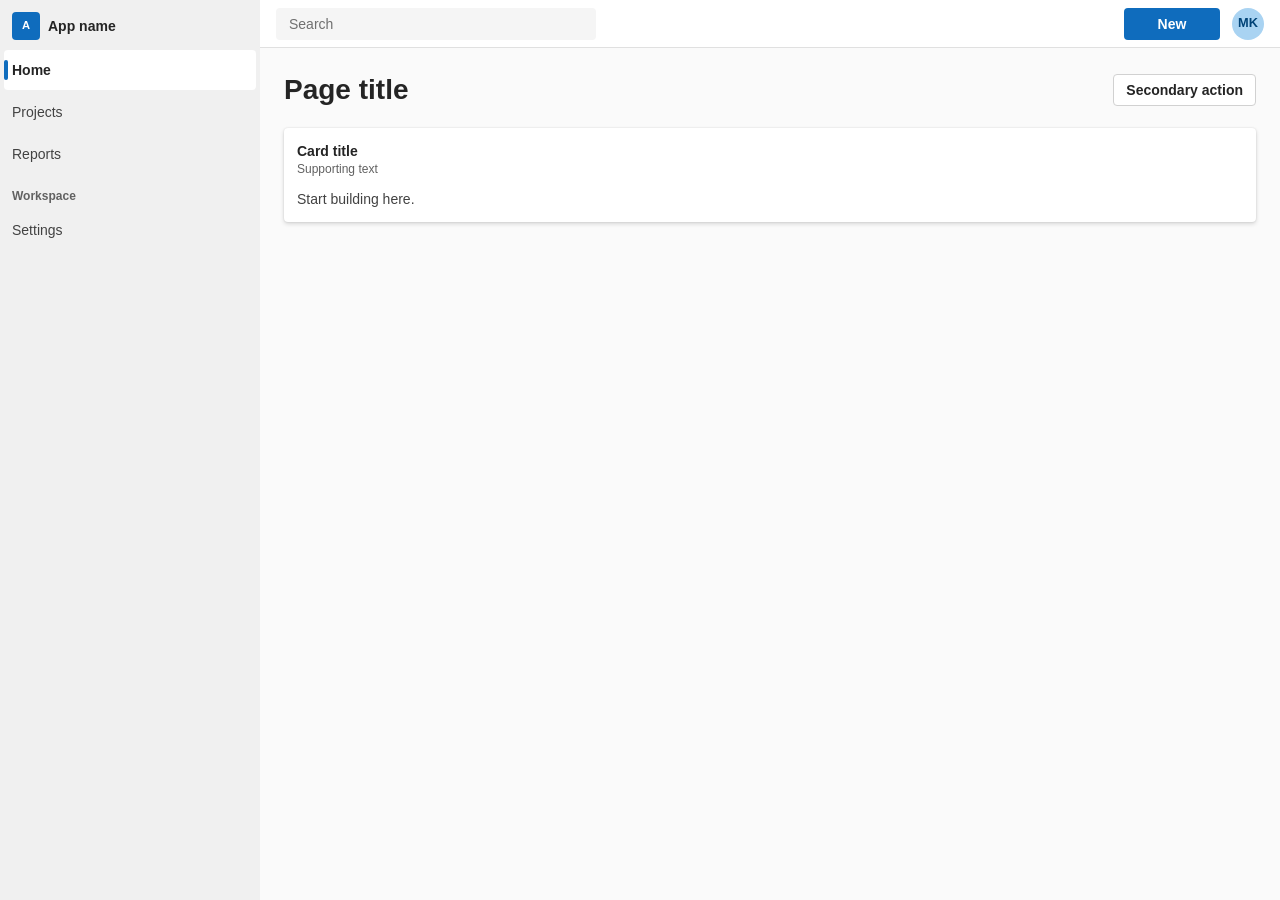
<file: templates/starter.html>
<!doctype html>
<html lang="en">
<head>
<meta charset="utf-8">
<meta name="viewport" content="width=device-width, initial-scale=1">
<title>New mock</title>
<!-- Fluent 2 Web design system. Keep these paths relative to where the mock lives. -->
<link rel="stylesheet" href="../tokens/tokens.css">
<link rel="stylesheet" href="../components/fluent.css">
<style>
  /* App shell: side nav + header + content. Delete what you don't need. */
  .app { display: grid; grid-template-columns: auto 1fr; height: 100vh; }
  .app__main { display: flex; flex-direction: column; min-width: 0; }
  .app__header { display: flex; align-items: center; gap: var(--spacingHorizontalM); height: 48px; padding: 0 var(--spacingHorizontalL);
    background: var(--colorNeutralBackground1); border-bottom: var(--strokeWidthThin) solid var(--colorNeutralStroke2); }
  .app__content { flex: 1; overflow: auto; padding: var(--spacingVerticalXXL) var(--spacingHorizontalXXL); }
</style>
</head>
<body class="f-root">
<div class="app">
  <nav class="f-nav" aria-label="Main">
    <div class="f-nav__header"><span class="f-avatar f-avatar--brand f-avatar--square" style="--size:28px">A</span>App name</div>
    <a class="f-nav-item" href="#" aria-current="page">Home</a>
    <a class="f-nav-item" href="#">Projects</a>
    <a class="f-nav-item" href="#">Reports</a>
    <div class="f-nav__section">Workspace</div>
    <a class="f-nav-item" href="#">Settings</a>
  </nav>

  <div class="app__main">
    <header class="app__header">
      <span class="f-searchbox" style="width:320px"><input placeholder="Search"></span>
      <span class="f-spacer"></span>
      <button class="f-button f-button--primary">New</button>
      <span class="f-avatar f-avatar--blue">MK</span>
    </header>

    <main class="app__content f-stack" style="--gap:var(--spacingVerticalXL)">
      <div class="f-row">
        <h1 class="text-title-2" style="margin:0">Page title</h1>
        <span class="f-spacer"></span>
        <button class="f-button">Secondary action</button>
      </div>

      <div class="f-card">
        <div class="f-card__header"><div class="f-card__header-text"><div class="f-card__title">Card title</div><div class="f-card__subtitle">Supporting text</div></div></div>
        <p style="margin:0" class="f-text-secondary">Start building here.</p>
      </div>
    </main>
  </div>
</div>
</body>
</html>
</file>
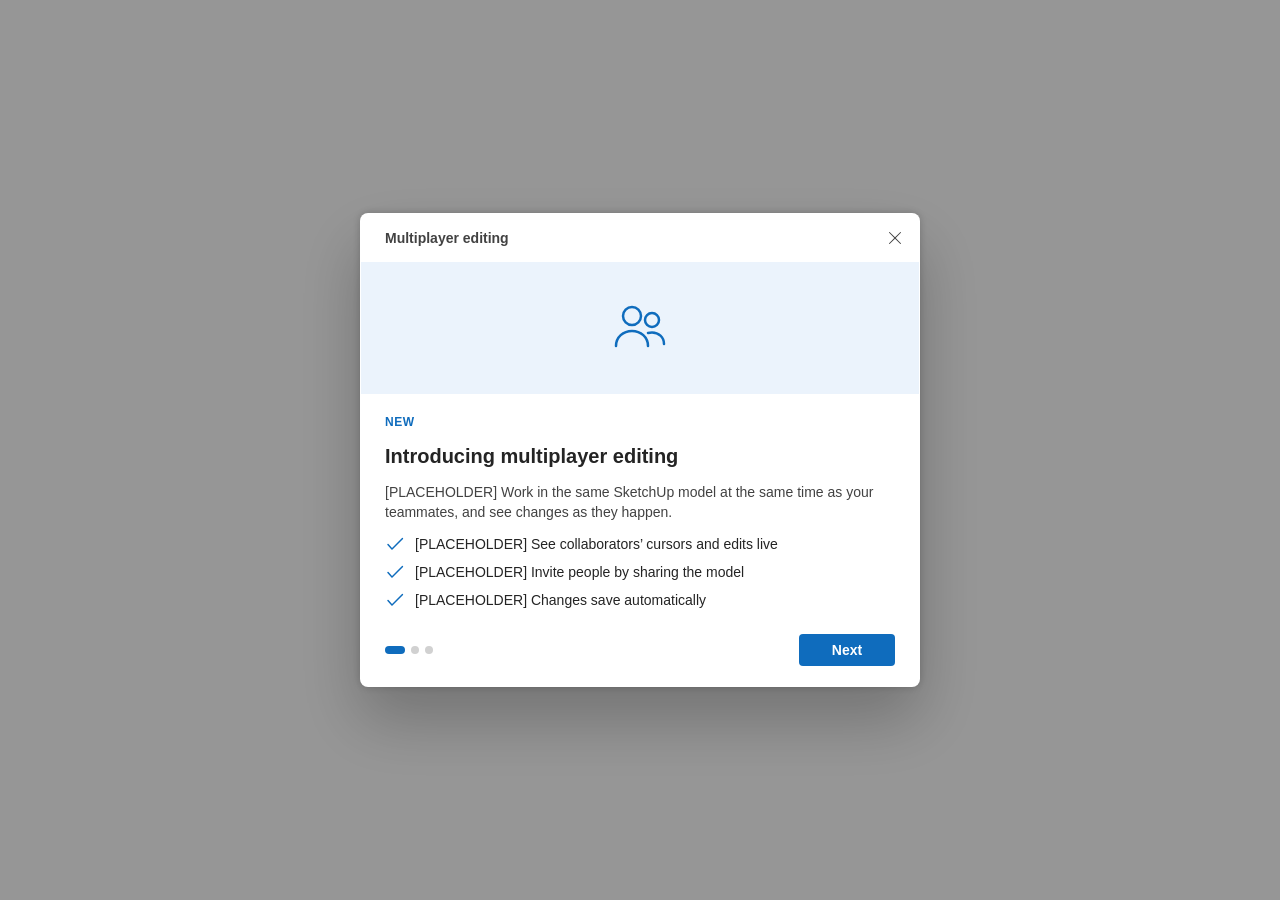
<file: examples/plg-onboarding/multiplayer-walkthrough.html>
<!doctype html>
<html lang="en">
<head>
<meta charset="utf-8">
<meta name="viewport" content="width=device-width, initial-scale=1">
<title>Multiplayer Editing Walkthrough</title>
<!-- Source: PLG Onboarding 2026 › Realtime Collaboration - RTC › RTE Public Labs : User Workflows
     https://www.figma.com/design/zuJvniRhLdHHtDXeSbvqXh/PLG-Onboarding-2026?node-id=5244-9069
     Steps: 5244:9069 (1), 5244:8994 (2), 5244:9036 (3). Rebuilt on Fluent 2 Web. -->
<link rel="stylesheet" href="../../tokens/tokens.css">
<link rel="stylesheet" href="../../components/fluent.css">
<style>
  /* Walkthrough dialog: a Fluent dialog surface with an edge-to-edge hero band,
     so the default dialog padding moves onto each section. */
  .walkthrough { width: min(560px, 100%); padding: 0; gap: 0; overflow: hidden; }
  .walkthrough__header { display: flex; align-items: center; justify-content: space-between;
    padding: var(--spacingVerticalS) var(--spacingHorizontalS) var(--spacingVerticalS) var(--spacingHorizontalXXL); }
  .walkthrough__product { margin: 0; font-size: var(--fontSizeBase300); line-height: var(--lineHeightBase300);
    font-weight: var(--fontWeightSemibold); color: var(--colorNeutralForeground2); }
  .walkthrough__hero { display: grid; place-items: center; height: 132px; background: var(--colorBrandBackground2); color: var(--colorBrandForeground1); }
  .walkthrough__hero svg { width: 64px; height: 64px; }
  .walkthrough__content { display: flex; flex-direction: column; gap: var(--spacingVerticalM);
    padding: var(--spacingVerticalXL) var(--spacingHorizontalXXL) var(--spacingVerticalS); }
  .walkthrough__eyebrow { margin: 0; color: var(--colorBrandForeground1); text-transform: uppercase; letter-spacing: 0.04em; }
  .walkthrough__title { margin: 0; }
  .walkthrough__body { margin: 0; color: var(--colorNeutralForeground2); }
  .walkthrough__bullets { display: flex; flex-direction: column; gap: var(--spacingVerticalS); margin: 0; padding: 0; list-style: none; }
  .walkthrough__bullets li { display: flex; gap: var(--spacingHorizontalMNudge); align-items: flex-start; color: var(--colorNeutralForeground1); }
  .walkthrough__bullets .f-icon { color: var(--colorBrandForeground1); margin-top: 0; }
  .walkthrough__issues { display: flex; flex-direction: column; gap: var(--spacingVerticalS); }
  .walkthrough__help { flex-direction: row; align-items: center; gap: var(--spacingHorizontalM); padding: var(--spacingVerticalL) var(--spacingHorizontalL); text-decoration: none; }
  .walkthrough__help-text { flex: 1; min-width: 0; display: flex; flex-direction: column; gap: var(--spacingVerticalXXS); }
  .walkthrough__help-title { color: var(--colorBrandForegroundLink); font-weight: var(--fontWeightSemibold); }
  .walkthrough__help:hover .walkthrough__help-title { color: var(--colorBrandForegroundLinkHover); text-decoration: underline; }
  .walkthrough__help .f-icon { color: var(--colorBrandForeground1); }
  .walkthrough__footer { display: flex; align-items: center; justify-content: space-between;
    padding: var(--spacingVerticalL) var(--spacingHorizontalXXL) var(--spacingVerticalXL); }
  .walkthrough__actions { display: flex; gap: var(--spacingHorizontalS); }
  [hidden] { display: none !important; }

  /* Mock-only chrome */
  .mock-stage { min-height: 100vh; }
  .mock-reopen { position: fixed; left: 50%; top: 50%; transform: translate(-50%, -50%); }
</style>
</head>
<body class="f-root">
<svg width="0" height="0" style="position:absolute" aria-hidden="true">
  <!-- Fluent-style stand-ins for the design's icons (dismiss, people, warning, question, checkmark, open) -->
  <symbol id="i-dismiss" viewBox="0 0 20 20"><path d="M4.09 4.22l.06-.07a.5.5 0 0 1 .63-.06l.07.06L10 9.29l5.15-5.14a.5.5 0 0 1 .63-.06l.07.06c.18.17.2.44.06.63l-.06.07L10.71 10l5.14 5.15c.18.17.2.44.06.63l-.06.07a.5.5 0 0 1-.63.06l-.07-.06L10 10.71l-5.15 5.14a.5.5 0 0 1-.63.06l-.07-.06a.5.5 0 0 1-.06-.63l.06-.07L9.29 10 4.15 4.85a.5.5 0 0 1-.06-.63l.06-.07-.06.07Z"/></symbol>
  <symbol id="i-checkmark" viewBox="0 0 20 20"><path d="M7.03 13.9 3.56 10a.75.75 0 0 0-1.12 1l4 4.5c.29.32.79.34 1.09.03l10.5-10.5A.75.75 0 0 0 16.97 4L7.03 13.9Z"/></symbol>
  <symbol id="i-open" viewBox="0 0 20 20"><path d="M6 4a2 2 0 0 0-2 2v8c0 1.1.9 2 2 2h8a2 2 0 0 0 2-2v-2.5a.5.5 0 0 1 1 0V14a3 3 0 0 1-3 3H6a3 3 0 0 1-3-3V6a3 3 0 0 1 3-3h2.5a.5.5 0 0 1 0 1H6Zm5-.5c0-.28.22-.5.5-.5h5c.28 0 .5.22.5.5v5a.5.5 0 0 1-1 0V4.7l-5.15 5.15a.5.5 0 0 1-.7-.7L15.29 4H11.5a.5.5 0 0 1-.5-.5Z"/></symbol>
  <symbol id="i-warning-16" viewBox="0 0 20 20"><path d="M8.68 2.79a1.5 1.5 0 0 1 2.64 0l6.5 12A1.5 1.5 0 0 1 16.5 17h-13a1.5 1.5 0 0 1-1.32-2.21l6.5-12ZM10 13a.75.75 0 1 0 0 1.5.75.75 0 0 0 0-1.5Zm0-6.5a.5.5 0 0 0-.5.5v4.5a.5.5 0 0 0 1 0V7a.5.5 0 0 0-.5-.5Z"/></symbol>
  <symbol id="i-people-hero" viewBox="0 0 64 64"><g fill="none" stroke="currentColor" stroke-width="2.5" stroke-linecap="round"><circle cx="24" cy="20" r="9"/><circle cx="44" cy="24" r="7"/><path d="M8 50c0-8.8 7.2-15 16-15s16 6.2 16 15"/><path d="M40 37c1.3-.4 2.6-.6 4-.6 6.6 0 12 4.6 12 11.6"/></g></symbol>
  <symbol id="i-warning-hero" viewBox="0 0 64 64"><g fill="none" stroke="currentColor" stroke-width="2.5" stroke-linecap="round" stroke-linejoin="round"><path d="M28.5 10.6a4 4 0 0 1 7 0l22.3 39.4A4 4 0 0 1 54.3 56H9.7a4 4 0 0 1-3.5-6l22.3-39.4Z"/><path d="M32 25v14"/></g><circle cx="32" cy="46" r="2" fill="currentColor"/></symbol>
  <symbol id="i-question-hero" viewBox="0 0 64 64"><g fill="none" stroke="currentColor" stroke-width="2.5" stroke-linecap="round"><circle cx="32" cy="32" r="24"/><path d="M25.5 26a6.5 6.5 0 1 1 9.6 5.7c-1.9 1-3.1 2.6-3.1 4.6V38"/></g><circle cx="32" cy="45" r="2" fill="currentColor"/></symbol>
</svg>

<div class="f-overlay mock-stage" id="overlay">
  <section class="f-dialog walkthrough" role="dialog" aria-modal="true" aria-labelledby="wt-title" id="walkthrough">
    <header class="walkthrough__header">
      <p class="walkthrough__product">Multiplayer editing</p>
      <button class="f-button f-button--subtle f-button--icon" aria-label="Close" data-action="close"><svg class="f-icon"><use href="#i-dismiss"/></svg></button>
    </header>

    <!-- Step 1 — 5244:9069 -->
    <div class="walkthrough__step" data-step="0">
      <div class="walkthrough__hero"><svg aria-hidden="true"><use href="#i-people-hero"/></svg></div>
      <div class="walkthrough__content">
        <p class="walkthrough__eyebrow text-caption-1-strong">New</p>
        <h2 class="walkthrough__title text-subtitle-1" id="wt-title">Introducing multiplayer editing</h2>
        <p class="walkthrough__body text-body-1">[PLACEHOLDER] Work in the same SketchUp model at the same time as your teammates, and see changes as they happen.</p>
        <ul class="walkthrough__bullets text-body-1">
          <li><svg class="f-icon"><use href="#i-checkmark"/></svg>[PLACEHOLDER] See collaborators’ cursors and edits live</li>
          <li><svg class="f-icon"><use href="#i-checkmark"/></svg>[PLACEHOLDER] Invite people by sharing the model</li>
          <li><svg class="f-icon"><use href="#i-checkmark"/></svg>[PLACEHOLDER] Changes save automatically</li>
        </ul>
      </div>
    </div>

    <!-- Step 2 — 5244:8994 -->
    <div class="walkthrough__step" data-step="1" hidden>
      <div class="walkthrough__hero"><svg aria-hidden="true"><use href="#i-warning-hero"/></svg></div>
      <div class="walkthrough__content">
        <p class="walkthrough__eyebrow text-caption-1-strong">Heads up</p>
        <h2 class="walkthrough__title text-subtitle-1">Known issues</h2>
        <p class="walkthrough__body text-body-1">[PLACEHOLDER] Multiplayer editing is still evolving. Here is what we are working on:</p>
        <div class="walkthrough__issues">
          <div class="f-messagebar f-messagebar--warning"><svg class="f-icon"><use href="#i-warning-16"/></svg><div class="f-messagebar__body">[PLACEHOLDER] Known issue one</div></div>
          <div class="f-messagebar f-messagebar--warning"><svg class="f-icon"><use href="#i-warning-16"/></svg><div class="f-messagebar__body">[PLACEHOLDER] Known issue two</div></div>
          <div class="f-messagebar f-messagebar--warning"><svg class="f-icon"><use href="#i-warning-16"/></svg><div class="f-messagebar__body">[PLACEHOLDER] Known issue three</div></div>
        </div>
      </div>
    </div>

    <!-- Step 3 — 5244:9036 -->
    <div class="walkthrough__step" data-step="2" hidden>
      <div class="walkthrough__hero"><svg aria-hidden="true"><use href="#i-question-hero"/></svg></div>
      <div class="walkthrough__content">
        <p class="walkthrough__eyebrow text-caption-1-strong">Learn more</p>
        <h2 class="walkthrough__title text-subtitle-1">Get the full details</h2>
        <p class="walkthrough__body text-body-1">[PLACEHOLDER] Our help center article covers setup, permissions, and troubleshooting.</p>
        <a class="f-card f-card--outline f-card--interactive walkthrough__help" href="#" target="_blank" rel="noopener">
          <span class="walkthrough__help-text">
            <span class="walkthrough__help-title">Multiplayer editing in the Help Center</span>
            <span class="text-caption-1 f-text-secondary">Opens in a new tab</span>
          </span>
          <svg class="f-icon"><use href="#i-open"/></svg>
        </a>
      </div>
    </div>

    <footer class="walkthrough__footer">
      <div class="f-step-dots" role="group" aria-label="Walkthrough steps">
        <button class="f-step-dot" data-goto="0" aria-label="Step 1 of 3"></button>
        <button class="f-step-dot" data-goto="1" aria-label="Step 2 of 3"></button>
        <button class="f-step-dot" data-goto="2" aria-label="Step 3 of 3"></button>
      </div>
      <div class="walkthrough__actions">
        <button class="f-button" data-action="back">Back</button>
        <button class="f-button f-button--primary" data-action="next">Next</button>
      </div>
    </footer>
  </section>
</div>

<button class="f-button f-button--primary mock-reopen" id="reopen" hidden>Show walkthrough again</button>

<script>
(function () {
  const steps = [...document.querySelectorAll('.walkthrough__step')];
  const dots = [...document.querySelectorAll('.f-step-dot')];
  const back = document.querySelector('[data-action="back"]');
  const next = document.querySelector('[data-action="next"]');
  const overlay = document.getElementById('overlay');
  const reopen = document.getElementById('reopen');
  const start = Math.min(Math.max(parseInt(new URLSearchParams(location.search).get('step') || '1', 10) - 1, 0), steps.length - 1);
  let current = start;

  function show(i) {
    current = i;
    steps.forEach((s, n) => { s.hidden = n !== i; });
    dots.forEach((d, n) => n === i ? d.setAttribute('aria-current', 'step') : d.removeAttribute('aria-current'));
    back.hidden = i === 0;
    next.textContent = i === steps.length - 1 ? 'Got it' : 'Next';
    steps[i].querySelector('.walkthrough__title').id = 'wt-title';
    steps.forEach((s, n) => { if (n !== i) s.querySelector('.walkthrough__title').removeAttribute('id'); });
  }
  function close() { overlay.hidden = true; reopen.hidden = false; }

  next.addEventListener('click', () => current === steps.length - 1 ? close() : show(current + 1));
  back.addEventListener('click', () => show(Math.max(0, current - 1)));
  dots.forEach(d => d.addEventListener('click', () => show(+d.dataset.goto)));
  document.querySelector('[data-action="close"]').addEventListener('click', close);
  document.addEventListener('keydown', e => { if (e.key === 'Escape' && !overlay.hidden) close(); });
  reopen.addEventListener('click', () => { overlay.hidden = false; reopen.hidden = true; show(0); });
  show(start);
})();
</script>
</body>
</html>
</file>
<file: tokens/tokens.css>
/* Fluent 2 Web — design tokens
 * Generated by tokens/build_tokens.py from figma-source.json. Do not edit by hand.
 * Source: https://www.figma.com/design/X5qiNutiFaiAwk6CJ7aPA8/Microsoft-Fluent-2-Web--Community-
 *
 * Light is the default. Dark applies with <html data-theme="dark">, or follows the OS
 * when no data-theme is set. Force light with <html data-theme="light">.
 */

:root {
  --colorBrand10: #061724;
  --colorBrand20: #082338;
  --colorBrand30: #0a2e4a;
  --colorBrand40: #0c3b5e;
  --colorBrand50: #0e4775;
  --colorBrand60: #0f548c;
  --colorBrand70: #115ea3;
  --colorBrand80: #0f6cbd;
  --colorBrand90: #2886de;
  --colorBrand100: #479ef5;
  --colorBrand110: #62abf5;
  --colorBrand120: #77b7f7;
  --colorBrand130: #96c6fa;
  --colorBrand140: #b4d6fa;
  --colorBrand150: #cfe4fa;
  --colorBrand160: #ebf3fc;
  --borderRadiusNone: 0px;
  --borderRadiusSmall: 2px;
  --borderRadiusMedium: 4px;
  --borderRadiusLarge: 6px;
  --borderRadiusXLarge: 8px;
  --borderRadiusCircular: 9999px;
  --spacingHorizontalNone: 0px;
  --spacingHorizontalXXS: 2px;
  --spacingHorizontalXS: 4px;
  --spacingHorizontalSNudge: 6px;
  --spacingHorizontalS: 8px;
  --spacingHorizontalMNudge: 10px;
  --spacingHorizontalM: 12px;
  --spacingHorizontalL: 16px;
  --spacingHorizontalXL: 20px;
  --spacingHorizontalXXL: 24px;
  --spacingHorizontalXXXL: 32px;
  --spacingVerticalNone: 0px;
  --spacingVerticalXXS: 2px;
  --spacingVerticalXS: 4px;
  --spacingVerticalSNudge: 6px;
  --spacingVerticalS: 8px;
  --spacingVerticalMNudge: 10px;
  --spacingVerticalM: 12px;
  --spacingVerticalL: 16px;
  --spacingVerticalXL: 20px;
  --spacingVerticalXXL: 24px;
  --spacingVerticalXXXL: 32px;
  --strokeWidthThin: 1px;
  --strokeWidthThick: 2px;
  --strokeWidthThicker: 3px;
  --strokeWidthThickest: 4px;
  --fontFamilyBase: 'Segoe UI', 'Segoe UI Web (West European)', -apple-system, BlinkMacSystemFont, Roboto, 'Helvetica Neue', sans-serif;
  --fontFamilyMonospace: Consolas, 'Courier New', Courier, monospace;
  --fontWeightRegular: 400;
  --fontWeightSemibold: 600;
  --fontWeightBold: 700;
  --fontSizeBase100: 10px;
  --fontSizeBase200: 12px;
  --fontSizeBase300: 14px;
  --fontSizeBase400: 16px;
  --fontSizeBase500: 20px;
  --fontSizeBase600: 24px;
  --fontSizeHero700: 28px;
  --fontSizeHero800: 32px;
  --fontSizeHero900: 40px;
  --fontSizeHero1000: 68px;
  --lineHeightBase100: 14px;
  --lineHeightBase200: 16px;
  --lineHeightBase300: 20px;
  --lineHeightBase400: 22px;
  --lineHeightBase500: 28px;
  --lineHeightBase600: 32px;
  --lineHeightHero700: 36px;
  --lineHeightHero800: 40px;
  --lineHeightHero900: 56px;
  --lineHeightHero1000: 92px;
  --shadow2: 0 0 2px var(--colorShadowAmbient), 0 1px 2px var(--colorShadowKey);
  --shadow4: 0 0 2px var(--colorShadowAmbient), 0 2px 4px var(--colorShadowKey);
  --shadow8: 0 0 2px var(--colorShadowAmbient), 0 4px 8px var(--colorShadowKey);
  --shadow16: 0 0 2px var(--colorShadowAmbient), 0 8px 16px var(--colorShadowKey);
  --shadow28: 0 0 8px var(--colorShadowAmbientDarker), 0 14px 28px var(--colorShadowKeyDarker);
  --shadow64: 0 0 8px var(--colorShadowAmbientDarker), 0 32px 64px var(--colorShadowKeyDarker);
  --shadow2Brand: 0 0 2px var(--colorShadowBrandAmbient), 0 1px 2px var(--colorShadowBrandKey);
  --shadow4Brand: 0 0 2px var(--colorShadowBrandAmbient), 0 2px 4px var(--colorShadowBrandKey);
  --shadow8Brand: 0 0 2px var(--colorShadowBrandAmbient), 0 4px 8px var(--colorShadowBrandKey);
  --durationUltraFast: 50ms;
  --durationFaster: 100ms;
  --durationFast: 150ms;
  --durationNormal: 200ms;
  --durationGentle: 250ms;
  --durationSlow: 300ms;
  --durationSlower: 400ms;
  --durationUltraSlow: 500ms;
  --curveAccelerateMid: cubic-bezier(1,0,1,1);
  --curveDecelerateMid: cubic-bezier(0,0,0,1);
  --curveEasyEase: cubic-bezier(0.33,0,0.67,1);
  --curveLinear: cubic-bezier(0,0,1,1);
}

:root,
:root[data-theme="light"] {
  color-scheme: light;
  --colorNeutralBackground1: #ffffff;
  --colorNeutralBackground2: #fafafa;
  --colorNeutralBackground2Hover: #f0f0f0;
  --colorNeutralBackground2Pressed: #dbdbdb;
  --colorNeutralBackground2Selected: #e6e6e6;
  --colorNeutralBackground1Hover: #f5f5f5;
  --colorNeutralBackground1Pressed: #e0e0e0;
  --colorNeutralBackground1Selected: #ebebeb;
  --colorNeutralBackground3: #f5f5f5;
  --colorNeutralBackground3Hover: #ebebeb;
  --colorNeutralBackground3Pressed: #d6d6d6;
  --colorNeutralBackground3Selected: #e0e0e0;
  --colorNeutralBackground4: #f0f0f0;
  --colorNeutralBackground4Hover: #fafafa;
  --colorNeutralBackground4Pressed: #f5f5f5;
  --colorNeutralBackground4Selected: #ffffff;
  --colorNeutralBackground5: #ebebeb;
  --colorNeutralBackground5Hover: #f5f5f5;
  --colorNeutralBackground5Pressed: #f0f0f0;
  --colorNeutralBackground5Selected: #fafafa;
  --colorNeutralBackground6: #e6e6e6;
  --colorNeutralBackgroundInverted: #292929;
  --colorNeutralBackgroundAlpha1: #ffffff80;
  --colorNeutralBackgroundAlpha2: #ffffffcc;
  --colorNeutralBackgroundStatic: #333333;
  --colorNeutralBackgroundSubtle: #ffffff00;
  --colorNeutralBackgroundSubtleHover: #f5f5f5;
  --colorNeutralBackgroundSubtlePressed: #e0e0e0;
  --colorNeutralBackgroundSubtleSelected: #ebebeb;
  --colorNeutralBackgroundSubtleLightAlphaHover: #ffffffb2;
  --colorNeutralBackgroundSubtleLightAlphaPressed: #ffffff80;
  --colorNeutralBackgroundSubtleLightAlphaSelected: #ffffff00;
  --colorNeutralBackgroundSubtleInverted: #00000000;
  --colorNeutralBackgroundSubtleInvertedHover: #0000001a;
  --colorNeutralBackgroundSubtleInvertedPressed: #0000004d;
  --colorNeutralBackgroundSubtleInvertedSelected: #00000033;
  --colorNeutralBackgroundTransparent: #ffffff00;
  --colorNeutralBackgroundTransparentHover: #ffffff00;
  --colorNeutralBackgroundTransparentPressed: #ffffff00;
  --colorNeutralBackgroundTransparentSelected: #ffffff00;
  --colorNeutralBackgroundDisabled: #f0f0f0;
  --colorNeutralBackgroundInvertedDisabled: #ffffff1a;
  --colorNeutralBackgroundStencil1: #e6e6e6;
  --colorNeutralBackgroundStencil2: #fafafa;
  --colorNeutralBackgroundOverlay: #00000066;
  --colorNeutralBackgroundOverlayScrollbar: #00000080;
  --colorBrandBackground1: #0f6cbd;
  --colorBrandBackground1Hover: #115ea3;
  --colorBrandBackground1Pressed: #0c3b5e;
  --colorBrandBackground1Selected: #0f548c;
  --colorBrandBackground2: #ebf3fc;
  --colorBrandBackground2Hover: #cfe4fa;
  --colorBrandBackground2Pressed: #96c6fa;
  --colorBrandBackgroundInverted: #ffffff;
  --colorBrandBackgroundInvertedHover: #ebf3fc;
  --colorBrandBackgroundInvertedPressed: #b4d6fa;
  --colorBrandBackgroundInvertedSelected: #cfe4fa;
  --colorNeutralForeground1: #242424;
  --colorNeutralForeground1Hover: #242424;
  --colorNeutralForeground1Pressed: #242424;
  --colorNeutralForeground1Selected: #242424;
  --colorNeutralForeground2: #424242;
  --colorNeutralForeground2Hover: #242424;
  --colorNeutralForeground2Pressed: #242424;
  --colorNeutralForeground2Selected: #242424;
  --colorNeutralForeground2BrandHover: #0f6cbd;
  --colorNeutralForeground2BrandPressed: #115ea3;
  --colorNeutralForeground2BrandSelected: #0f6cbd;
  --colorNeutralForeground3: #616161;
  --colorNeutralForeground3Hover: #424242;
  --colorNeutralForeground3Pressed: #424242;
  --colorNeutralForeground3Selected: #424242;
  --colorNeutralForeground3BrandHover: #0f6cbd;
  --colorNeutralForeground3BrandPressed: #115ea3;
  --colorNeutralForeground3BrandSelected: #0f6cbd;
  --colorNeutralForeground4: #707070;
  --colorNeutralForegroundDisabled: #bdbdbd;
  --colorNeutralForeground2Link: #424242;
  --colorNeutralForeground2LinkHover: #242424;
  --colorNeutralForeground2LinkPressed: #242424;
  --colorNeutralForeground2LinkSelected: #242424;
  --colorNeutralForegroundStatic: #242424;
  --colorNeutralForegroundStaticInverted: #ffffff;
  --colorNeutralForegroundInvertedDisabled: #ffffff66;
  --colorNeutralForegroundInverted1: #ffffff;
  --colorNeutralForegroundInverted1Hover: #ffffff;
  --colorNeutralForegroundInverted1Pressed: #ffffff;
  --colorNeutralForegroundInverted1Selected: #ffffff;
  --colorNeutralForegroundInverted2: #ffffff;
  --colorNeutralForegroundInvertedLink: #ffffff;
  --colorNeutralForegroundInvertedLinkHover: #ffffff;
  --colorNeutralForegroundInvertedLinkPressed: #ffffff;
  --colorNeutralForegroundInvertedLinkSelected: #ffffff;
  --colorNeutralForegroundOnBrand: #ffffff;
  --colorBrandForeground1: #0f6cbd;
  --colorBrandForeground2: #115ea3;
  --colorBrandForeground2Hover: #0f548c;
  --colorBrandForeground2Pressed: #0a2e4a;
  --colorBrandForegroundLink: #115ea3;
  --colorBrandForegroundLinkHover: #0f548c;
  --colorBrandForegroundLinkPressed: #0c3b5e;
  --colorBrandForegroundLinkSelected: #115ea3;
  --colorBrandForegroundInverted: #479ef5;
  --colorBrandForegroundInvertedHover: #62abf5;
  --colorBrandForegroundInvertedPressed: #479ef5;
  --colorBrandForegroundOnLight: #0f6cbd;
  --colorBrandForegroundOnLightHover: #115ea3;
  --colorBrandForegroundOnLightPressed: #0e4775;
  --colorBrandForegroundOnLightSelected: #0f548c;
  --colorNeutralStroke1: #d1d1d1;
  --colorNeutralStroke1Hover: #c7c7c7;
  --colorNeutralStroke1Pressed: #b3b3b3;
  --colorNeutralStroke1Selected: #bdbdbd;
  --colorNeutralStroke2: #e0e0e0;
  --colorNeutralStroke3: #f0f0f0;
  --colorNeutralStrokeAccessible: #616161;
  --colorNeutralStrokeAccessibleHover: #575757;
  --colorNeutralStrokeAccessiblePressed: #4d4d4d;
  --colorNeutralStrokeAccessibleSelected: #0f6cbd;
  --colorNeutralStrokeOnBrand1: #ffffff;
  --colorNeutralStrokeOnBrand2: #ffffff;
  --colorNeutralStrokeOnBrand2Hover: #ffffff;
  --colorNeutralStrokeOnBrand2Pressed: #ffffff;
  --colorNeutralStrokeOnBrand2Selected: #ffffff;
  --colorNeutralStrokeSubtle: #e0e0e0;
  --colorNeutralStrokeFocus1: #ffffff;
  --colorNeutralStrokeFocus2: #000000;
  --colorNeutralStrokeTransparent: #ffffff00;
  --colorNeutralStrokeTransparentInteractive: #ffffff00;
  --colorNeutralStrokeTransparentDisabled: #ffffff00;
  --colorNeutralStrokeDisabled: #e0e0e0;
  --colorNeutralStrokeDisabledInverted: #ffffff66;
  --colorNeutralStrokeAlpha1: #0000000d;
  --colorBrandStroke1: #0f6cbd;
  --colorBrandStroke2: #b4d6fa;
  --colorBrandStroke2Hover: #77b7f7;
  --colorBrandStroke2Pressed: #0f6cbd;
  --colorBrandStrokeCompound: #0f6cbd;
  --colorBrandStrokeCompoundHover: #115ea3;
  --colorBrandStrokeCompoundPressed: #0f548c;
  --colorStatusDangerBackground1: #fdf3f4;
  --colorStatusDangerBackground3: #c50f1f;
  --colorStatusDangerForeground1: #b10e1c;
  --colorStatusDangerForeground2: #6e0811;
  --colorStatusDangerForeground3: #c50f1f;
  --colorStatusDangerForeground3Hover: #b10e1c;
  --colorStatusDangerForeground3Pressed: #960b18;
  --colorStatusDangerStroke1: #eeacb2;
  --colorStatusDangerStroke2: #c50f1f;
  --colorStatusSuccessBackground1: #f1faf1;
  --colorStatusSuccessBackground3: #107c10;
  --colorStatusSuccessForeground1: #0e700e;
  --colorStatusSuccessForeground2: #094509;
  --colorStatusSuccessForeground3: #107c10;
  --colorStatusSuccessForegroundInverted: #359b35;
  --colorStatusSuccessStroke1: #9fd89f;
  --colorStatusSuccessStroke2: #107c10;
  --colorStatusSevereBackground1: #fdf6f3;
  --colorStatusSevereBackground3: #da3b01;
  --colorStatusSevereBackground2: #f4bfab;
  --colorStatusSevereForeground1: #a62d01;
  --colorStatusSevereForeground2: #a62d01;
  --colorStatusSevereForeground3: #a62d01;
  --colorStatusSevereForegroundInverted: #e9835e;
  --colorStatusSevereStroke1: #f4bfab;
  --colorStatusSevereStroke2: #a62d01;
  --colorStatusWarningBackground1: #fff9f5;
  --colorStatusWarningBackground3: #f7630c;
  --colorStatusWarningForeground1: #bc4b09;
  --colorStatusWarningForeground2: #8a3707;
  --colorStatusWarningForeground3: #bc4b09;
  --colorStatusWarningStroke1: #fdcfb4;
  --colorStatusWarningStroke2: #bc4b09;
  --colorStatusWarningForegroundInverted: #faa06b;
  --colorStatusOofForeground3: #c239b3;
  --colorStatusAwayBackground3: #eaa300;
  --colorStatusAvailableForeground3: #13a10e;
  --colorPaletteDarkRedBackground2: #d69ca5;
  --colorPaletteDarkRedForeground2: #420610;
  --colorPaletteDarkRedStrokeActive: #750b1c;
  --colorPaletteCranberryBackground2: #eeacb2;
  --colorPaletteCranberryForeground2: #6e0811;
  --colorPaletteCranberryStrokeActive: #c50f1f;
  --colorPaletteRedBackground2: #f1bbbc;
  --colorPaletteRedForeground2: #751d1f;
  --colorPaletteRedStrokeActive: #d13438;
  --colorPalettePumpkinBackground2: #efc4ad;
  --colorPalettePumpkinForeground2: #712d09;
  --colorPalettePumpkinStrokeActive: #ca5010;
  --colorPalettePeachBackground2: #ffddb3;
  --colorPalettePeachForeground2: #8f4e00;
  --colorPalettePeachStrokeActive: #ff8c00;
  --colorPaletteMarigoldBackground1: #fefbf4;
  --colorPaletteMarigoldBackground2: #f9e2ae;
  --colorPaletteMarigoldForeground1: #d39300;
  --colorPaletteMarigoldForeground1Alt2: #eaa300;
  --colorPaletteMarigoldForeground2: #835b00;
  --colorPaletteGoldBackground2: #ecdfa5;
  --colorPaletteGoldForeground2: #6c5700;
  --colorPaletteGoldStrokeActive: #c19c00;
  --colorPaletteBrassBackground2: #e0cea2;
  --colorPaletteBrassForeground2: #553e06;
  --colorPaletteBrassStrokeActive: #986f0b;
  --colorPaletteBrownBackground2: #ddc3b0;
  --colorPaletteBrownForeground2: #50301a;
  --colorPaletteBrownStrokeActive: #8e562e;
  --colorPaletteForestBackground2: #bdd99b;
  --colorPaletteForestForeground2: #294903;
  --colorPaletteForestStrokeActive: #498205;
  --colorPaletteSeafoamBackground2: #a8f0cd;
  --colorPaletteSeafoamForeground2: #00723b;
  --colorPaletteSeafoamStrokeActive: #00cc6a;
  --colorPaletteDarkGreenBackground2: #9ad29a;
  --colorPaletteDarkGreenForeground2: #063b06;
  --colorPaletteDarkGreenStrokeActive: #0b6a0b;
  --colorPaletteLightTealBackground2: #a6e9ed;
  --colorPaletteLightTealForeground2: #00666d;
  --colorPaletteLightTealStrokeActive: #00b7c3;
  --colorPaletteTealBackground2: #9bd9db;
  --colorPaletteTealForeground2: #02494c;
  --colorPaletteTealStrokeActive: #038387;
  --colorPaletteSteelBackground2: #94c8d4;
  --colorPaletteSteelForeground2: #00333f;
  --colorPaletteSteelStrokeActive: #005b70;
  --colorPaletteBlueBackground2: #a9d3f2;
  --colorPaletteBlueForeground2: #004377;
  --colorPaletteBlueStrokeActive: #0078d4;
  --colorPaletteRoyalBlueBackground2: #9abfdc;
  --colorPaletteRoyalBlueForeground2: #002c4e;
  --colorPaletteRoyalBlueStrokeActive: #004e8c;
  --colorPaletteCornflowerBackground2: #c8d1fa;
  --colorPaletteCornflowerForeground2: #2c3c85;
  --colorPaletteCornflowerStrokeActive: #4f6bed;
  --colorPaletteNavyBackground2: #a3b2e8;
  --colorPaletteNavyForeground2: #001665;
  --colorPaletteNavyStrokeActive: #0027b4;
  --colorPaletteLavenderBackground2: #a3b2e8;
  --colorPaletteLavenderForeground2: #3f3682;
  --colorPaletteLavenderStrokeActive: #7160e8;
  --colorPalettePurpleBackground2: #c6b1de;
  --colorPalettePurpleForeground2: #341a51;
  --colorPalettePurpleStrokeActive: #5c2e91;
  --colorPaletteGrapeBackground2: #d9a7e0;
  --colorPaletteGrapeForeground2: #4c0d55;
  --colorPaletteGrapeStrokeActive: #881798;
  --colorPaletteLilacBackground2: #e6bfed;
  --colorPaletteLilacForeground2: #63276d;
  --colorPaletteLilacStrokeActive: #b146c2;
  --colorPalettePinkBackground2: #f7c0e3;
  --colorPalettePinkForeground2: #80215d;
  --colorPalettePinkStrokeActive: #e43ba6;
  --colorPaletteMagentaBackground2: #eca5d1;
  --colorPaletteMagentaForeground2: #6b0043;
  --colorPaletteMagentaStrokeActive: #bf0077;
  --colorPalettePlumBackground2: #d696c0;
  --colorPalettePlumForeground2: #43002b;
  --colorPalettePlumStrokeActive: #bf0077;
  --colorPaletteBeigeBackground2: #d7d4d4;
  --colorPaletteBeigeForeground2: #444241;
  --colorPaletteBeigeStrokeActive: #7a7574;
  --colorPaletteMinkBackground2: #cecccb;
  --colorPaletteMinkForeground2: #343231;
  --colorPaletteMinkStrokeActive: #5d5a58;
  --colorPalettePlatinumBackground2: #cdd6d8;
  --colorPalettePlatinumForeground2: #3b4447;
  --colorPalettePlatinumStrokeActive: #69797e;
  --colorPaletteAnchorBackground2: #bcc3c7;
  --colorPaletteAnchorForeground2: #202427;
  --colorPaletteAnchorStrokeActive: #394146;
  --colorBrandBackgroundCompound: #0f6cbd;
  --colorBrandBackgroundCompoundHover: #115ea3;
  --colorBrandBackgroundCompoundPressed: #0f548c;
  --colorBrandForegroundCompound: #0f6cbd;
  --colorBrandForegroundCompoundHover: #115ea3;
  --colorBrandForegroundCompoundPressed: #0f548c;
  --colorNeutralStrokeAlpha2: #ffffff33;
  --colorBrandStroke2Contrast: #b4d6fa;
  --colorShadowAmbient: #0000001f;
  --colorShadowAmbientLighter: #0000000f;
  --colorShadowAmbientDarker: #00000033;
  --colorShadowBrandAmbient: #00000040;
  --colorShadowKey: #00000024;
  --colorShadowKeyLighter: #00000012;
  --colorShadowKeyDarker: #0000003d;
  --colorShadowBrandKey: #0000004d;
  --colorBrandBackgroundStatic1: #0f6cbd;
  --colorBrandBackgroundStatic3: #0f548c;
  --colorBrandBackgroundStatic4: #0c3b5e;
  --colorNeutralBackgroundStencil1Alpha: #0000001a;
  --colorNeutralBackgroundStencil2Alpha: #0000000d;
  --colorPaletteRedBackground1: #fdf6f6;
  --colorPaletteRedForeground1: #bc2f32;
  --colorPaletteRedStroke1: #f1bbbc;
  --colorPaletteRedStroke2: #d13438;
  --colorPaletteRedBackground3: #d13438;
  --colorPaletteRedForeground3: #d13438;
  --colorPaletteRedForegroundInverted: #dc5e62;
  --colorPaletteGreenBackground1: #f1faf1;
  --colorPaletteGreenBackground2: #9fd89f;
  --colorPaletteGreenBackground3: #107c10;
  --colorPaletteGreenForeground1: #0e700e;
  --colorPaletteGreenForeground2: #094509;
  --colorPaletteGreenForeground3: #107c10;
  --colorPaletteGreenForegroundInverted: #359b35;
  --colorPaletteGreenStroke1: #9fd89f;
  --colorPaletteGreenStroke2: #107c10;
  --colorPaletteGreenStrokeActive: #107c10;
  --colorPaletteDarkOrangeBackground1: #fdf6f3;
  --colorPaletteDarkOrangeBackground2: #f4bfab;
  --colorPaletteDarkOrangeBackground3: #da3b01;
  --colorPaletteDarkOrangeForeground1: #c43501;
  --colorPaletteDarkOrangeForeground2: #7a2101;
  --colorPaletteDarkOrangeForeground3: #da3b01;
  --colorPaletteDarkOrangeStroke1: #f4bfab;
  --colorPaletteDarkOrangeStroke2: #da3b01;
  --colorPaletteDarkOrangeStrokeActive: #da3b01;
  --colorPaletteYellowBackground1: #fffef5;
  --colorPaletteYellowBackground2: #fef7b2;
  --colorPaletteYellowBackground3: #fde300;
  --colorPaletteYellowForeground1: #817400;
  --colorPaletteYellowForeground2: #817400;
  --colorPaletteYellowForeground3: #fde300;
  --colorPaletteYellowForegroundInverted: #fef7b2;
  --colorPaletteYellowStroke1: #fef7b2;
  --colorPaletteYellowStroke2: #fde300;
  --colorPaletteYellowStrokeActive: #fde300;
  --colorPaletteBerryBackground1: #fdf5fc;
  --colorPaletteBerryBackground2: #edbbe7;
  --colorPaletteBerryBackground3: #c239b3;
  --colorPaletteBerryForeground1: #af33a1;
  --colorPaletteBerryForeground2: #6d2064;
  --colorPaletteBerryForeground3: #c239b3;
  --colorPaletteBerryStroke1: #edbbe7;
  --colorPaletteBerryStroke2: #c239b3;
  --colorPaletteBerryStrokeActive: #c239b3;
  --colorPaletteLightGreenBackground1: #f2fbf2;
  --colorPaletteLightGreenBackground2: #a7e3a5;
  --colorPaletteLightGreenBackground3: #13a10e;
  --colorPaletteLightGreenForeground1: #11910d;
  --colorPaletteLightGreenForeground2: #0b5a08;
  --colorPaletteLightGreenForeground3: #13a10e;
  --colorPaletteLightGreenStroke1: #a7e3a5;
  --colorPaletteLightGreenStroke2: #13a10e;
  --colorPaletteLightGreenStrokeActive: #13a10e;
  --colorPaletteMarigoldBackground3: #eaa300;
  --colorPaletteMarigoldForeground3: #eaa300;
  --colorPaletteMarigoldStroke1: #f9e2ae;
  --colorPaletteMarigoldStroke2: #eaa300;
  --colorPaletteMarigoldStrokeActive: #eaa300;
  --colorStatusDangerBackground2: #eeacb2;
  --colorStatusDangerForegroundInverted: #dc626d;
  --colorStatusSuccessBackground2: #9fd89f;
  --colorStatusWarningBackground2: #fdcfb4;
  --colorMaterialAcrylicBackgroundPrimary: #ffffff80;
  --colorMaterialAcrylicBackgroundSecondary: #e7ecf3b2;
  --colorMaterialAcrylicStrokeStop1: #ffffff33;
  --colorMaterialAcrylicStrokeStop2: #cfe4fa33;
  --colorMaterialAcrylicStrokeStop3: #ffffff33;
}

@media (prefers-color-scheme: dark) {
  :root:not([data-theme="light"]) {
    color-scheme: dark;
    --colorNeutralBackground1: #292929;
    --colorNeutralBackground2: #1f1f1f;
    --colorNeutralBackground2Hover: #333333;
    --colorNeutralBackground2Pressed: #141414;
    --colorNeutralBackground2Selected: #2e2e2e;
    --colorNeutralBackground1Hover: #3d3d3d;
    --colorNeutralBackground1Pressed: #1f1f1f;
    --colorNeutralBackground1Selected: #383838;
    --colorNeutralBackground3: #141414;
    --colorNeutralBackground3Hover: #292929;
    --colorNeutralBackground3Pressed: #0a0a0a;
    --colorNeutralBackground3Selected: #242424;
    --colorNeutralBackground4: #0a0a0a;
    --colorNeutralBackground4Hover: #1f1f1f;
    --colorNeutralBackground4Pressed: #000000;
    --colorNeutralBackground4Selected: #1a1a1a;
    --colorNeutralBackground5: #000000;
    --colorNeutralBackground5Hover: #141414;
    --colorNeutralBackground5Pressed: #050505;
    --colorNeutralBackground5Selected: #0f0f0f;
    --colorNeutralBackground6: #333333;
    --colorNeutralBackgroundInverted: #ffffff;
    --colorNeutralBackgroundAlpha1: #1a1a1a80;
    --colorNeutralBackgroundAlpha2: #1f1f1fb2;
    --colorNeutralBackgroundStatic: #3d3d3d;
    --colorNeutralBackgroundSubtle: #00000000;
    --colorNeutralBackgroundSubtleHover: #383838;
    --colorNeutralBackgroundSubtlePressed: #2e2e2e;
    --colorNeutralBackgroundSubtleSelected: #333333;
    --colorNeutralBackgroundSubtleLightAlphaHover: #242424cc;
    --colorNeutralBackgroundSubtleLightAlphaPressed: #24242480;
    --colorNeutralBackgroundSubtleLightAlphaSelected: #00000000;
    --colorNeutralBackgroundSubtleInverted: #00000000;
    --colorNeutralBackgroundSubtleInvertedHover: #0000001a;
    --colorNeutralBackgroundSubtleInvertedPressed: #0000004d;
    --colorNeutralBackgroundSubtleInvertedSelected: #00000033;
    --colorNeutralBackgroundTransparent: #00000000;
    --colorNeutralBackgroundTransparentHover: #00000000;
    --colorNeutralBackgroundTransparentPressed: #00000000;
    --colorNeutralBackgroundTransparentSelected: #00000000;
    --colorNeutralBackgroundDisabled: #141414;
    --colorNeutralBackgroundInvertedDisabled: #ffffff1a;
    --colorNeutralBackgroundStencil1: #575757;
    --colorNeutralBackgroundStencil2: #333333;
    --colorNeutralBackgroundOverlay: #00000080;
    --colorNeutralBackgroundOverlayScrollbar: #ffffff99;
    --colorBrandBackground1: #115ea3;
    --colorBrandBackground1Hover: #0f6cbd;
    --colorBrandBackground1Pressed: #0c3b5e;
    --colorBrandBackground1Selected: #0f548c;
    --colorBrandBackground2: #082338;
    --colorBrandBackground2Hover: #0c3b5e;
    --colorBrandBackground2Pressed: #061724;
    --colorBrandBackgroundInverted: #ffffff;
    --colorBrandBackgroundInvertedHover: #ebf3fc;
    --colorBrandBackgroundInvertedPressed: #b4d6fa;
    --colorBrandBackgroundInvertedSelected: #cfe4fa;
    --colorNeutralForeground1: #ffffff;
    --colorNeutralForeground1Hover: #ffffff;
    --colorNeutralForeground1Pressed: #ffffff;
    --colorNeutralForeground1Selected: #ffffff;
    --colorNeutralForeground2: #d6d6d6;
    --colorNeutralForeground2Hover: #ffffff;
    --colorNeutralForeground2Pressed: #ffffff;
    --colorNeutralForeground2Selected: #ffffff;
    --colorNeutralForeground2BrandHover: #479ef5;
    --colorNeutralForeground2BrandPressed: #62abf5;
    --colorNeutralForeground2BrandSelected: #479ef5;
    --colorNeutralForeground3: #adadad;
    --colorNeutralForeground3Hover: #d6d6d6;
    --colorNeutralForeground3Pressed: #d6d6d6;
    --colorNeutralForeground3Selected: #d6d6d6;
    --colorNeutralForeground3BrandHover: #479ef5;
    --colorNeutralForeground3BrandPressed: #62abf5;
    --colorNeutralForeground3BrandSelected: #479ef5;
    --colorNeutralForeground4: #999999;
    --colorNeutralForegroundDisabled: #5c5c5c;
    --colorNeutralForeground2Link: #d6d6d6;
    --colorNeutralForeground2LinkHover: #ffffff;
    --colorNeutralForeground2LinkPressed: #ffffff;
    --colorNeutralForeground2LinkSelected: #ffffff;
    --colorNeutralForegroundStatic: #242424;
    --colorNeutralForegroundStaticInverted: #ffffff;
    --colorNeutralForegroundInvertedDisabled: #ffffff66;
    --colorNeutralForegroundInverted1: #242424;
    --colorNeutralForegroundInverted1Hover: #242424;
    --colorNeutralForegroundInverted1Pressed: #242424;
    --colorNeutralForegroundInverted1Selected: #242424;
    --colorNeutralForegroundInverted2: #242424;
    --colorNeutralForegroundInvertedLink: #ffffff;
    --colorNeutralForegroundInvertedLinkHover: #ffffff;
    --colorNeutralForegroundInvertedLinkPressed: #ffffff;
    --colorNeutralForegroundInvertedLinkSelected: #ffffff;
    --colorNeutralForegroundOnBrand: #ffffff;
    --colorBrandForeground1: #479ef5;
    --colorBrandForeground2: #62abf5;
    --colorBrandForeground2Hover: #96c6fa;
    --colorBrandForeground2Pressed: #479ef5;
    --colorBrandForegroundLink: #479ef5;
    --colorBrandForegroundLinkHover: #62abf5;
    --colorBrandForegroundLinkPressed: #2886de;
    --colorBrandForegroundLinkSelected: #479ef5;
    --colorBrandForegroundInverted: #0f6cbd;
    --colorBrandForegroundInvertedHover: #115ea3;
    --colorBrandForegroundInvertedPressed: #0f548c;
    --colorBrandForegroundOnLight: #115ea3;
    --colorBrandForegroundOnLightHover: #115ea3;
    --colorBrandForegroundOnLightPressed: #0e4775;
    --colorBrandForegroundOnLightSelected: #0f548c;
    --colorNeutralStroke1: #666666;
    --colorNeutralStroke1Hover: #757575;
    --colorNeutralStroke1Pressed: #6b6b6b;
    --colorNeutralStroke1Selected: #707070;
    --colorNeutralStroke2: #525252;
    --colorNeutralStroke3: #3d3d3d;
    --colorNeutralStrokeAccessible: #adadad;
    --colorNeutralStrokeAccessibleHover: #bdbdbd;
    --colorNeutralStrokeAccessiblePressed: #b3b3b3;
    --colorNeutralStrokeAccessibleSelected: #479ef5;
    --colorNeutralStrokeOnBrand1: #292929;
    --colorNeutralStrokeOnBrand2: #ffffff;
    --colorNeutralStrokeOnBrand2Hover: #ffffff;
    --colorNeutralStrokeOnBrand2Pressed: #ffffff;
    --colorNeutralStrokeOnBrand2Selected: #ffffff;
    --colorNeutralStrokeSubtle: #0a0a0a;
    --colorNeutralStrokeFocus1: #000000;
    --colorNeutralStrokeFocus2: #ffffff;
    --colorNeutralStrokeTransparent: #ffffff00;
    --colorNeutralStrokeTransparentInteractive: #ffffff00;
    --colorNeutralStrokeTransparentDisabled: #ffffff00;
    --colorNeutralStrokeDisabled: #424242;
    --colorNeutralStrokeDisabledInverted: #ffffff66;
    --colorNeutralStrokeAlpha1: #ffffff1a;
    --colorBrandStroke1: #479ef5;
    --colorBrandStroke2: #0e4775;
    --colorBrandStroke2Hover: #2886de;
    --colorBrandStroke2Pressed: #115ea3;
    --colorBrandStrokeCompound: #479ef5;
    --colorBrandStrokeCompoundHover: #62abf5;
    --colorBrandStrokeCompoundPressed: #2886de;
    --colorStatusDangerBackground1: #3b0509;
    --colorStatusDangerBackground3: #c50f1f;
    --colorStatusDangerForeground1: #dc626d;
    --colorStatusDangerForeground2: #eeacb2;
    --colorStatusDangerForeground3: #eeacb2;
    --colorStatusDangerForeground3Hover: #b10e1c;
    --colorStatusDangerForeground3Pressed: #960b18;
    --colorStatusDangerStroke1: #c50f1f;
    --colorStatusDangerStroke2: #dc626d;
    --colorStatusSuccessBackground1: #052505;
    --colorStatusSuccessBackground3: #107c10;
    --colorStatusSuccessForeground1: #54b054;
    --colorStatusSuccessForeground2: #9fd89f;
    --colorStatusSuccessForeground3: #9fd89f;
    --colorStatusSuccessForegroundInverted: #107c10;
    --colorStatusSuccessStroke1: #107c10;
    --colorStatusSuccessStroke2: #9fd89f;
    --colorStatusSevereBackground1: #411200;
    --colorStatusSevereBackground3: #da3b01;
    --colorStatusSevereBackground2: #7a2101;
    --colorStatusSevereForeground1: #e36537;
    --colorStatusSevereForeground2: #f4bfab;
    --colorStatusSevereForeground3: #f4bfab;
    --colorStatusSevereForegroundInverted: #a62d01;
    --colorStatusSevereStroke1: #c43501;
    --colorStatusSevereStroke2: #e36537;
    --colorStatusWarningBackground1: #4a1e04;
    --colorStatusWarningBackground3: #f7630c;
    --colorStatusWarningForeground1: #f98845;
    --colorStatusWarningForeground2: #fdcfb4;
    --colorStatusWarningForeground3: #fdcfb4;
    --colorStatusWarningStroke1: #de590b;
    --colorStatusWarningStroke2: #f98845;
    --colorStatusWarningForegroundInverted: #bc4b09;
    --colorStatusOofForeground3: #d161c4;
    --colorStatusAwayBackground3: #eaa300;
    --colorStatusAvailableForeground3: #13a10e;
    --colorPaletteDarkRedBackground2: #590815;
    --colorPaletteDarkRedForeground2: #d69ca5;
    --colorPaletteDarkRedStrokeActive: #962f3f;
    --colorPaletteCranberryBackground2: #6e0811;
    --colorPaletteCranberryForeground2: #eeacb2;
    --colorPaletteCranberryStrokeActive: #dc626d;
    --colorPaletteRedBackground2: #751d1f;
    --colorPaletteRedForeground2: #eeacb2;
    --colorPaletteRedStrokeActive: #e37d80;
    --colorPalettePumpkinBackground2: #712d09;
    --colorPalettePumpkinForeground2: #efc4ad;
    --colorPalettePumpkinStrokeActive: #df8e64;
    --colorPalettePeachBackground2: #8f4e00;
    --colorPalettePeachForeground2: #ffddb3;
    --colorPalettePeachStrokeActive: #ffba66;
    --colorPaletteMarigoldBackground1: #463100;
    --colorPaletteMarigoldBackground2: #835b00;
    --colorPaletteMarigoldForeground1: #f2c661;
    --colorPaletteMarigoldForeground1Alt2: #efb839;
    --colorPaletteMarigoldForeground2: #f9e2ae;
    --colorPaletteGoldBackground2: #6c5700;
    --colorPaletteGoldForeground2: #ecdfa5;
    --colorPaletteGoldStrokeActive: #dac157;
    --colorPaletteBrassBackground2: #553e06;
    --colorPaletteBrassForeground2: #e0cea2;
    --colorPaletteBrassStrokeActive: #c1a256;
    --colorPaletteBrownBackground2: #50301a;
    --colorPaletteBrownForeground2: #ddc3b0;
    --colorPaletteBrownStrokeActive: #bb8f6f;
    --colorPaletteForestBackground2: #294903;
    --colorPaletteForestForeground2: #bdd99b;
    --colorPaletteForestStrokeActive: #85b44c;
    --colorPaletteSeafoamBackground2: #00723b;
    --colorPaletteSeafoamForeground2: #a8f0cd;
    --colorPaletteSeafoamStrokeActive: #5ae0a0;
    --colorPaletteDarkGreenBackground2: #063b06;
    --colorPaletteDarkGreenForeground2: #9ad29a;
    --colorPaletteDarkGreenStrokeActive: #4da64d;
    --colorPaletteLightTealBackground2: #00666d;
    --colorPaletteLightTealForeground2: #a6e9ed;
    --colorPaletteLightTealStrokeActive: #58d3db;
    --colorPaletteTealBackground2: #02494c;
    --colorPaletteTealForeground2: #9bd9db;
    --colorPaletteTealStrokeActive: #4cb4b7;
    --colorPaletteSteelBackground2: #00333f;
    --colorPaletteSteelForeground2: #94c8d4;
    --colorPaletteSteelStrokeActive: #4496a9;
    --colorPaletteBlueBackground2: #004377;
    --colorPaletteBlueForeground2: #a9d3f2;
    --colorPaletteBlueStrokeActive: #5caae5;
    --colorPaletteRoyalBlueBackground2: #002c4e;
    --colorPaletteRoyalBlueForeground2: #9abfdc;
    --colorPaletteRoyalBlueStrokeActive: #4a89ba;
    --colorPaletteCornflowerBackground2: #2c3c85;
    --colorPaletteCornflowerForeground2: #c8d1fa;
    --colorPaletteCornflowerStrokeActive: #93a4f4;
    --colorPaletteNavyBackground2: #001665;
    --colorPaletteNavyForeground2: #a3b2e8;
    --colorPaletteNavyStrokeActive: #546fd2;
    --colorPaletteLavenderBackground2: #3f3682;
    --colorPaletteLavenderForeground2: #d2ccf8;
    --colorPaletteLavenderStrokeActive: #a79cf1;
    --colorPalettePurpleBackground2: #341a51;
    --colorPalettePurpleForeground2: #c6b1de;
    --colorPalettePurpleStrokeActive: #9470bd;
    --colorPaletteGrapeBackground2: #4c0d55;
    --colorPaletteGrapeForeground2: #d9a7e0;
    --colorPaletteGrapeStrokeActive: #b55fc1;
    --colorPaletteLilacBackground2: #63276d;
    --colorPaletteLilacForeground2: #e6bfed;
    --colorPaletteLilacStrokeActive: #cf87da;
    --colorPalettePinkBackground2: #80215d;
    --colorPalettePinkForeground2: #f7c0e3;
    --colorPalettePinkStrokeActive: #ef85c8;
    --colorPaletteMagentaBackground2: #6b0043;
    --colorPaletteMagentaForeground2: #eca5d1;
    --colorPaletteMagentaStrokeActive: #d957a8;
    --colorPalettePlumBackground2: #5a003b;
    --colorPalettePlumForeground2: #d696c0;
    --colorPalettePlumStrokeActive: #d957a8;
    --colorPaletteBeigeBackground2: #444241;
    --colorPaletteBeigeForeground2: #d7d4d4;
    --colorPaletteBeigeStrokeActive: #afabaa;
    --colorPaletteMinkBackground2: #343231;
    --colorPaletteMinkForeground2: #cecccb;
    --colorPaletteMinkStrokeActive: #9e9b99;
    --colorPalettePlatinumBackground2: #3b4447;
    --colorPalettePlatinumForeground2: #cdd6d8;
    --colorPalettePlatinumStrokeActive: #a0adb2;
    --colorPaletteAnchorBackground2: #202427;
    --colorPaletteAnchorForeground2: #bcc3c7;
    --colorPaletteAnchorStrokeActive: #808a90;
    --colorBrandBackgroundCompound: #479ef5;
    --colorBrandBackgroundCompoundHover: #62abf5;
    --colorBrandBackgroundCompoundPressed: #2886de;
    --colorBrandForegroundCompound: #479ef5;
    --colorBrandForegroundCompoundHover: #62abf5;
    --colorBrandForegroundCompoundPressed: #2886de;
    --colorNeutralStrokeAlpha2: #ffffff33;
    --colorBrandStroke2Contrast: #0e4775;
    --colorShadowAmbient: #0000003d;
    --colorShadowAmbientLighter: #0000001f;
    --colorShadowAmbientDarker: #00000066;
    --colorShadowBrandAmbient: #00000040;
    --colorShadowKey: #00000047;
    --colorShadowKeyLighter: #00000024;
    --colorShadowKeyDarker: #0000007a;
    --colorShadowBrandKey: #0000004d;
    --colorBrandBackgroundStatic1: #0f6cbd;
    --colorBrandBackgroundStatic3: #0f548c;
    --colorBrandBackgroundStatic4: #0c3b5e;
    --colorNeutralBackgroundStencil1Alpha: #ffffff1a;
    --colorNeutralBackgroundStencil2Alpha: #ffffff0d;
    --colorPaletteRedBackground1: #3f1011;
    --colorPaletteRedForeground1: #e37d80;
    --colorPaletteRedStroke1: #d13438;
    --colorPaletteRedStroke2: #e37d80;
    --colorPaletteRedBackground3: #750b1c;
    --colorPaletteRedForeground3: #e37d80;
    --colorPaletteRedForegroundInverted: #d13438;
    --colorPaletteGreenBackground1: #052505;
    --colorPaletteGreenBackground2: #094509;
    --colorPaletteGreenBackground3: #107c10;
    --colorPaletteGreenForeground1: #54b054;
    --colorPaletteGreenForeground2: #9fd89f;
    --colorPaletteGreenForeground3: #54b054;
    --colorPaletteGreenForegroundInverted: #107c10;
    --colorPaletteGreenStroke1: #107c10;
    --colorPaletteGreenStroke2: #54b054;
    --colorPaletteGreenStrokeActive: #54b054;
    --colorPaletteDarkOrangeBackground1: #411200;
    --colorPaletteDarkOrangeBackground2: #7a2101;
    --colorPaletteDarkOrangeBackground3: #da3b01;
    --colorPaletteDarkOrangeForeground1: #e9835e;
    --colorPaletteDarkOrangeForeground2: #f4bfab;
    --colorPaletteDarkOrangeForeground3: #e9835e;
    --colorPaletteDarkOrangeStroke1: #da3b01;
    --colorPaletteDarkOrangeStroke2: #e9835e;
    --colorPaletteDarkOrangeStrokeActive: #e9835e;
    --colorPaletteYellowBackground1: #4c4400;
    --colorPaletteYellowBackground2: #817400;
    --colorPaletteYellowBackground3: #fde300;
    --colorPaletteYellowForeground1: #feee66;
    --colorPaletteYellowForeground2: #fef7b2;
    --colorPaletteYellowForeground3: #fdea3d;
    --colorPaletteYellowForegroundInverted: #817400;
    --colorPaletteYellowStroke1: #fde300;
    --colorPaletteYellowStroke2: #fdea3d;
    --colorPaletteYellowStrokeActive: #feee66;
    --colorPaletteBerryBackground1: #3a1136;
    --colorPaletteBerryBackground2: #6d2064;
    --colorPaletteBerryBackground3: #c239b3;
    --colorPaletteBerryForeground1: #da7ed0;
    --colorPaletteBerryForeground2: #edbbe7;
    --colorPaletteBerryForeground3: #d161c4;
    --colorPaletteBerryStroke1: #c239b3;
    --colorPaletteBerryStroke2: #d161c4;
    --colorPaletteBerryStrokeActive: #da7ed0;
    --colorPaletteLightGreenBackground1: #063004;
    --colorPaletteLightGreenBackground2: #0b5a08;
    --colorPaletteLightGreenBackground3: #13a10e;
    --colorPaletteLightGreenForeground1: #5ec75a;
    --colorPaletteLightGreenForeground2: #a7e3a5;
    --colorPaletteLightGreenForeground3: #3db838;
    --colorPaletteLightGreenStroke1: #13a10e;
    --colorPaletteLightGreenStroke2: #3db838;
    --colorPaletteLightGreenStrokeActive: #5ec75a;
    --colorPaletteMarigoldBackground3: #eaa300;
    --colorPaletteMarigoldForeground3: #efb839;
    --colorPaletteMarigoldStroke1: #eaa300;
    --colorPaletteMarigoldStroke2: #efb839;
    --colorPaletteMarigoldStrokeActive: #f2c661;
    --colorStatusDangerBackground2: #6e0811;
    --colorStatusDangerForegroundInverted: #b10e1c;
    --colorStatusSuccessBackground2: #094509;
    --colorStatusWarningBackground2: #8a3707;
    --colorMaterialAcrylicBackgroundPrimary: #2e2e2ecc;
    --colorMaterialAcrylicBackgroundSecondary: #46406e99;
    --colorMaterialAcrylicStrokeStop1: #00000033;
    --colorMaterialAcrylicStrokeStop2: #2c3136;
    --colorMaterialAcrylicStrokeStop3: #00000033;
  }
}

:root[data-theme="dark"] {
  color-scheme: dark;
  --colorNeutralBackground1: #292929;
  --colorNeutralBackground2: #1f1f1f;
  --colorNeutralBackground2Hover: #333333;
  --colorNeutralBackground2Pressed: #141414;
  --colorNeutralBackground2Selected: #2e2e2e;
  --colorNeutralBackground1Hover: #3d3d3d;
  --colorNeutralBackground1Pressed: #1f1f1f;
  --colorNeutralBackground1Selected: #383838;
  --colorNeutralBackground3: #141414;
  --colorNeutralBackground3Hover: #292929;
  --colorNeutralBackground3Pressed: #0a0a0a;
  --colorNeutralBackground3Selected: #242424;
  --colorNeutralBackground4: #0a0a0a;
  --colorNeutralBackground4Hover: #1f1f1f;
  --colorNeutralBackground4Pressed: #000000;
  --colorNeutralBackground4Selected: #1a1a1a;
  --colorNeutralBackground5: #000000;
  --colorNeutralBackground5Hover: #141414;
  --colorNeutralBackground5Pressed: #050505;
  --colorNeutralBackground5Selected: #0f0f0f;
  --colorNeutralBackground6: #333333;
  --colorNeutralBackgroundInverted: #ffffff;
  --colorNeutralBackgroundAlpha1: #1a1a1a80;
  --colorNeutralBackgroundAlpha2: #1f1f1fb2;
  --colorNeutralBackgroundStatic: #3d3d3d;
  --colorNeutralBackgroundSubtle: #00000000;
  --colorNeutralBackgroundSubtleHover: #383838;
  --colorNeutralBackgroundSubtlePressed: #2e2e2e;
  --colorNeutralBackgroundSubtleSelected: #333333;
  --colorNeutralBackgroundSubtleLightAlphaHover: #242424cc;
  --colorNeutralBackgroundSubtleLightAlphaPressed: #24242480;
  --colorNeutralBackgroundSubtleLightAlphaSelected: #00000000;
  --colorNeutralBackgroundSubtleInverted: #00000000;
  --colorNeutralBackgroundSubtleInvertedHover: #0000001a;
  --colorNeutralBackgroundSubtleInvertedPressed: #0000004d;
  --colorNeutralBackgroundSubtleInvertedSelected: #00000033;
  --colorNeutralBackgroundTransparent: #00000000;
  --colorNeutralBackgroundTransparentHover: #00000000;
  --colorNeutralBackgroundTransparentPressed: #00000000;
  --colorNeutralBackgroundTransparentSelected: #00000000;
  --colorNeutralBackgroundDisabled: #141414;
  --colorNeutralBackgroundInvertedDisabled: #ffffff1a;
  --colorNeutralBackgroundStencil1: #575757;
  --colorNeutralBackgroundStencil2: #333333;
  --colorNeutralBackgroundOverlay: #00000080;
  --colorNeutralBackgroundOverlayScrollbar: #ffffff99;
  --colorBrandBackground1: #115ea3;
  --colorBrandBackground1Hover: #0f6cbd;
  --colorBrandBackground1Pressed: #0c3b5e;
  --colorBrandBackground1Selected: #0f548c;
  --colorBrandBackground2: #082338;
  --colorBrandBackground2Hover: #0c3b5e;
  --colorBrandBackground2Pressed: #061724;
  --colorBrandBackgroundInverted: #ffffff;
  --colorBrandBackgroundInvertedHover: #ebf3fc;
  --colorBrandBackgroundInvertedPressed: #b4d6fa;
  --colorBrandBackgroundInvertedSelected: #cfe4fa;
  --colorNeutralForeground1: #ffffff;
  --colorNeutralForeground1Hover: #ffffff;
  --colorNeutralForeground1Pressed: #ffffff;
  --colorNeutralForeground1Selected: #ffffff;
  --colorNeutralForeground2: #d6d6d6;
  --colorNeutralForeground2Hover: #ffffff;
  --colorNeutralForeground2Pressed: #ffffff;
  --colorNeutralForeground2Selected: #ffffff;
  --colorNeutralForeground2BrandHover: #479ef5;
  --colorNeutralForeground2BrandPressed: #62abf5;
  --colorNeutralForeground2BrandSelected: #479ef5;
  --colorNeutralForeground3: #adadad;
  --colorNeutralForeground3Hover: #d6d6d6;
  --colorNeutralForeground3Pressed: #d6d6d6;
  --colorNeutralForeground3Selected: #d6d6d6;
  --colorNeutralForeground3BrandHover: #479ef5;
  --colorNeutralForeground3BrandPressed: #62abf5;
  --colorNeutralForeground3BrandSelected: #479ef5;
  --colorNeutralForeground4: #999999;
  --colorNeutralForegroundDisabled: #5c5c5c;
  --colorNeutralForeground2Link: #d6d6d6;
  --colorNeutralForeground2LinkHover: #ffffff;
  --colorNeutralForeground2LinkPressed: #ffffff;
  --colorNeutralForeground2LinkSelected: #ffffff;
  --colorNeutralForegroundStatic: #242424;
  --colorNeutralForegroundStaticInverted: #ffffff;
  --colorNeutralForegroundInvertedDisabled: #ffffff66;
  --colorNeutralForegroundInverted1: #242424;
  --colorNeutralForegroundInverted1Hover: #242424;
  --colorNeutralForegroundInverted1Pressed: #242424;
  --colorNeutralForegroundInverted1Selected: #242424;
  --colorNeutralForegroundInverted2: #242424;
  --colorNeutralForegroundInvertedLink: #ffffff;
  --colorNeutralForegroundInvertedLinkHover: #ffffff;
  --colorNeutralForegroundInvertedLinkPressed: #ffffff;
  --colorNeutralForegroundInvertedLinkSelected: #ffffff;
  --colorNeutralForegroundOnBrand: #ffffff;
  --colorBrandForeground1: #479ef5;
  --colorBrandForeground2: #62abf5;
  --colorBrandForeground2Hover: #96c6fa;
  --colorBrandForeground2Pressed: #479ef5;
  --colorBrandForegroundLink: #479ef5;
  --colorBrandForegroundLinkHover: #62abf5;
  --colorBrandForegroundLinkPressed: #2886de;
  --colorBrandForegroundLinkSelected: #479ef5;
  --colorBrandForegroundInverted: #0f6cbd;
  --colorBrandForegroundInvertedHover: #115ea3;
  --colorBrandForegroundInvertedPressed: #0f548c;
  --colorBrandForegroundOnLight: #115ea3;
  --colorBrandForegroundOnLightHover: #115ea3;
  --colorBrandForegroundOnLightPressed: #0e4775;
  --colorBrandForegroundOnLightSelected: #0f548c;
  --colorNeutralStroke1: #666666;
  --colorNeutralStroke1Hover: #757575;
  --colorNeutralStroke1Pressed: #6b6b6b;
  --colorNeutralStroke1Selected: #707070;
  --colorNeutralStroke2: #525252;
  --colorNeutralStroke3: #3d3d3d;
  --colorNeutralStrokeAccessible: #adadad;
  --colorNeutralStrokeAccessibleHover: #bdbdbd;
  --colorNeutralStrokeAccessiblePressed: #b3b3b3;
  --colorNeutralStrokeAccessibleSelected: #479ef5;
  --colorNeutralStrokeOnBrand1: #292929;
  --colorNeutralStrokeOnBrand2: #ffffff;
  --colorNeutralStrokeOnBrand2Hover: #ffffff;
  --colorNeutralStrokeOnBrand2Pressed: #ffffff;
  --colorNeutralStrokeOnBrand2Selected: #ffffff;
  --colorNeutralStrokeSubtle: #0a0a0a;
  --colorNeutralStrokeFocus1: #000000;
  --colorNeutralStrokeFocus2: #ffffff;
  --colorNeutralStrokeTransparent: #ffffff00;
  --colorNeutralStrokeTransparentInteractive: #ffffff00;
  --colorNeutralStrokeTransparentDisabled: #ffffff00;
  --colorNeutralStrokeDisabled: #424242;
  --colorNeutralStrokeDisabledInverted: #ffffff66;
  --colorNeutralStrokeAlpha1: #ffffff1a;
  --colorBrandStroke1: #479ef5;
  --colorBrandStroke2: #0e4775;
  --colorBrandStroke2Hover: #2886de;
  --colorBrandStroke2Pressed: #115ea3;
  --colorBrandStrokeCompound: #479ef5;
  --colorBrandStrokeCompoundHover: #62abf5;
  --colorBrandStrokeCompoundPressed: #2886de;
  --colorStatusDangerBackground1: #3b0509;
  --colorStatusDangerBackground3: #c50f1f;
  --colorStatusDangerForeground1: #dc626d;
  --colorStatusDangerForeground2: #eeacb2;
  --colorStatusDangerForeground3: #eeacb2;
  --colorStatusDangerForeground3Hover: #b10e1c;
  --colorStatusDangerForeground3Pressed: #960b18;
  --colorStatusDangerStroke1: #c50f1f;
  --colorStatusDangerStroke2: #dc626d;
  --colorStatusSuccessBackground1: #052505;
  --colorStatusSuccessBackground3: #107c10;
  --colorStatusSuccessForeground1: #54b054;
  --colorStatusSuccessForeground2: #9fd89f;
  --colorStatusSuccessForeground3: #9fd89f;
  --colorStatusSuccessForegroundInverted: #107c10;
  --colorStatusSuccessStroke1: #107c10;
  --colorStatusSuccessStroke2: #9fd89f;
  --colorStatusSevereBackground1: #411200;
  --colorStatusSevereBackground3: #da3b01;
  --colorStatusSevereBackground2: #7a2101;
  --colorStatusSevereForeground1: #e36537;
  --colorStatusSevereForeground2: #f4bfab;
  --colorStatusSevereForeground3: #f4bfab;
  --colorStatusSevereForegroundInverted: #a62d01;
  --colorStatusSevereStroke1: #c43501;
  --colorStatusSevereStroke2: #e36537;
  --colorStatusWarningBackground1: #4a1e04;
  --colorStatusWarningBackground3: #f7630c;
  --colorStatusWarningForeground1: #f98845;
  --colorStatusWarningForeground2: #fdcfb4;
  --colorStatusWarningForeground3: #fdcfb4;
  --colorStatusWarningStroke1: #de590b;
  --colorStatusWarningStroke2: #f98845;
  --colorStatusWarningForegroundInverted: #bc4b09;
  --colorStatusOofForeground3: #d161c4;
  --colorStatusAwayBackground3: #eaa300;
  --colorStatusAvailableForeground3: #13a10e;
  --colorPaletteDarkRedBackground2: #590815;
  --colorPaletteDarkRedForeground2: #d69ca5;
  --colorPaletteDarkRedStrokeActive: #962f3f;
  --colorPaletteCranberryBackground2: #6e0811;
  --colorPaletteCranberryForeground2: #eeacb2;
  --colorPaletteCranberryStrokeActive: #dc626d;
  --colorPaletteRedBackground2: #751d1f;
  --colorPaletteRedForeground2: #eeacb2;
  --colorPaletteRedStrokeActive: #e37d80;
  --colorPalettePumpkinBackground2: #712d09;
  --colorPalettePumpkinForeground2: #efc4ad;
  --colorPalettePumpkinStrokeActive: #df8e64;
  --colorPalettePeachBackground2: #8f4e00;
  --colorPalettePeachForeground2: #ffddb3;
  --colorPalettePeachStrokeActive: #ffba66;
  --colorPaletteMarigoldBackground1: #463100;
  --colorPaletteMarigoldBackground2: #835b00;
  --colorPaletteMarigoldForeground1: #f2c661;
  --colorPaletteMarigoldForeground1Alt2: #efb839;
  --colorPaletteMarigoldForeground2: #f9e2ae;
  --colorPaletteGoldBackground2: #6c5700;
  --colorPaletteGoldForeground2: #ecdfa5;
  --colorPaletteGoldStrokeActive: #dac157;
  --colorPaletteBrassBackground2: #553e06;
  --colorPaletteBrassForeground2: #e0cea2;
  --colorPaletteBrassStrokeActive: #c1a256;
  --colorPaletteBrownBackground2: #50301a;
  --colorPaletteBrownForeground2: #ddc3b0;
  --colorPaletteBrownStrokeActive: #bb8f6f;
  --colorPaletteForestBackground2: #294903;
  --colorPaletteForestForeground2: #bdd99b;
  --colorPaletteForestStrokeActive: #85b44c;
  --colorPaletteSeafoamBackground2: #00723b;
  --colorPaletteSeafoamForeground2: #a8f0cd;
  --colorPaletteSeafoamStrokeActive: #5ae0a0;
  --colorPaletteDarkGreenBackground2: #063b06;
  --colorPaletteDarkGreenForeground2: #9ad29a;
  --colorPaletteDarkGreenStrokeActive: #4da64d;
  --colorPaletteLightTealBackground2: #00666d;
  --colorPaletteLightTealForeground2: #a6e9ed;
  --colorPaletteLightTealStrokeActive: #58d3db;
  --colorPaletteTealBackground2: #02494c;
  --colorPaletteTealForeground2: #9bd9db;
  --colorPaletteTealStrokeActive: #4cb4b7;
  --colorPaletteSteelBackground2: #00333f;
  --colorPaletteSteelForeground2: #94c8d4;
  --colorPaletteSteelStrokeActive: #4496a9;
  --colorPaletteBlueBackground2: #004377;
  --colorPaletteBlueForeground2: #a9d3f2;
  --colorPaletteBlueStrokeActive: #5caae5;
  --colorPaletteRoyalBlueBackground2: #002c4e;
  --colorPaletteRoyalBlueForeground2: #9abfdc;
  --colorPaletteRoyalBlueStrokeActive: #4a89ba;
  --colorPaletteCornflowerBackground2: #2c3c85;
  --colorPaletteCornflowerForeground2: #c8d1fa;
  --colorPaletteCornflowerStrokeActive: #93a4f4;
  --colorPaletteNavyBackground2: #001665;
  --colorPaletteNavyForeground2: #a3b2e8;
  --colorPaletteNavyStrokeActive: #546fd2;
  --colorPaletteLavenderBackground2: #3f3682;
  --colorPaletteLavenderForeground2: #d2ccf8;
  --colorPaletteLavenderStrokeActive: #a79cf1;
  --colorPalettePurpleBackground2: #341a51;
  --colorPalettePurpleForeground2: #c6b1de;
  --colorPalettePurpleStrokeActive: #9470bd;
  --colorPaletteGrapeBackground2: #4c0d55;
  --colorPaletteGrapeForeground2: #d9a7e0;
  --colorPaletteGrapeStrokeActive: #b55fc1;
  --colorPaletteLilacBackground2: #63276d;
  --colorPaletteLilacForeground2: #e6bfed;
  --colorPaletteLilacStrokeActive: #cf87da;
  --colorPalettePinkBackground2: #80215d;
  --colorPalettePinkForeground2: #f7c0e3;
  --colorPalettePinkStrokeActive: #ef85c8;
  --colorPaletteMagentaBackground2: #6b0043;
  --colorPaletteMagentaForeground2: #eca5d1;
  --colorPaletteMagentaStrokeActive: #d957a8;
  --colorPalettePlumBackground2: #5a003b;
  --colorPalettePlumForeground2: #d696c0;
  --colorPalettePlumStrokeActive: #d957a8;
  --colorPaletteBeigeBackground2: #444241;
  --colorPaletteBeigeForeground2: #d7d4d4;
  --colorPaletteBeigeStrokeActive: #afabaa;
  --colorPaletteMinkBackground2: #343231;
  --colorPaletteMinkForeground2: #cecccb;
  --colorPaletteMinkStrokeActive: #9e9b99;
  --colorPalettePlatinumBackground2: #3b4447;
  --colorPalettePlatinumForeground2: #cdd6d8;
  --colorPalettePlatinumStrokeActive: #a0adb2;
  --colorPaletteAnchorBackground2: #202427;
  --colorPaletteAnchorForeground2: #bcc3c7;
  --colorPaletteAnchorStrokeActive: #808a90;
  --colorBrandBackgroundCompound: #479ef5;
  --colorBrandBackgroundCompoundHover: #62abf5;
  --colorBrandBackgroundCompoundPressed: #2886de;
  --colorBrandForegroundCompound: #479ef5;
  --colorBrandForegroundCompoundHover: #62abf5;
  --colorBrandForegroundCompoundPressed: #2886de;
  --colorNeutralStrokeAlpha2: #ffffff33;
  --colorBrandStroke2Contrast: #0e4775;
  --colorShadowAmbient: #0000003d;
  --colorShadowAmbientLighter: #0000001f;
  --colorShadowAmbientDarker: #00000066;
  --colorShadowBrandAmbient: #00000040;
  --colorShadowKey: #00000047;
  --colorShadowKeyLighter: #00000024;
  --colorShadowKeyDarker: #0000007a;
  --colorShadowBrandKey: #0000004d;
  --colorBrandBackgroundStatic1: #0f6cbd;
  --colorBrandBackgroundStatic3: #0f548c;
  --colorBrandBackgroundStatic4: #0c3b5e;
  --colorNeutralBackgroundStencil1Alpha: #ffffff1a;
  --colorNeutralBackgroundStencil2Alpha: #ffffff0d;
  --colorPaletteRedBackground1: #3f1011;
  --colorPaletteRedForeground1: #e37d80;
  --colorPaletteRedStroke1: #d13438;
  --colorPaletteRedStroke2: #e37d80;
  --colorPaletteRedBackground3: #750b1c;
  --colorPaletteRedForeground3: #e37d80;
  --colorPaletteRedForegroundInverted: #d13438;
  --colorPaletteGreenBackground1: #052505;
  --colorPaletteGreenBackground2: #094509;
  --colorPaletteGreenBackground3: #107c10;
  --colorPaletteGreenForeground1: #54b054;
  --colorPaletteGreenForeground2: #9fd89f;
  --colorPaletteGreenForeground3: #54b054;
  --colorPaletteGreenForegroundInverted: #107c10;
  --colorPaletteGreenStroke1: #107c10;
  --colorPaletteGreenStroke2: #54b054;
  --colorPaletteGreenStrokeActive: #54b054;
  --colorPaletteDarkOrangeBackground1: #411200;
  --colorPaletteDarkOrangeBackground2: #7a2101;
  --colorPaletteDarkOrangeBackground3: #da3b01;
  --colorPaletteDarkOrangeForeground1: #e9835e;
  --colorPaletteDarkOrangeForeground2: #f4bfab;
  --colorPaletteDarkOrangeForeground3: #e9835e;
  --colorPaletteDarkOrangeStroke1: #da3b01;
  --colorPaletteDarkOrangeStroke2: #e9835e;
  --colorPaletteDarkOrangeStrokeActive: #e9835e;
  --colorPaletteYellowBackground1: #4c4400;
  --colorPaletteYellowBackground2: #817400;
  --colorPaletteYellowBackground3: #fde300;
  --colorPaletteYellowForeground1: #feee66;
  --colorPaletteYellowForeground2: #fef7b2;
  --colorPaletteYellowForeground3: #fdea3d;
  --colorPaletteYellowForegroundInverted: #817400;
  --colorPaletteYellowStroke1: #fde300;
  --colorPaletteYellowStroke2: #fdea3d;
  --colorPaletteYellowStrokeActive: #feee66;
  --colorPaletteBerryBackground1: #3a1136;
  --colorPaletteBerryBackground2: #6d2064;
  --colorPaletteBerryBackground3: #c239b3;
  --colorPaletteBerryForeground1: #da7ed0;
  --colorPaletteBerryForeground2: #edbbe7;
  --colorPaletteBerryForeground3: #d161c4;
  --colorPaletteBerryStroke1: #c239b3;
  --colorPaletteBerryStroke2: #d161c4;
  --colorPaletteBerryStrokeActive: #da7ed0;
  --colorPaletteLightGreenBackground1: #063004;
  --colorPaletteLightGreenBackground2: #0b5a08;
  --colorPaletteLightGreenBackground3: #13a10e;
  --colorPaletteLightGreenForeground1: #5ec75a;
  --colorPaletteLightGreenForeground2: #a7e3a5;
  --colorPaletteLightGreenForeground3: #3db838;
  --colorPaletteLightGreenStroke1: #13a10e;
  --colorPaletteLightGreenStroke2: #3db838;
  --colorPaletteLightGreenStrokeActive: #5ec75a;
  --colorPaletteMarigoldBackground3: #eaa300;
  --colorPaletteMarigoldForeground3: #efb839;
  --colorPaletteMarigoldStroke1: #eaa300;
  --colorPaletteMarigoldStroke2: #efb839;
  --colorPaletteMarigoldStrokeActive: #f2c661;
  --colorStatusDangerBackground2: #6e0811;
  --colorStatusDangerForegroundInverted: #b10e1c;
  --colorStatusSuccessBackground2: #094509;
  --colorStatusWarningBackground2: #8a3707;
  --colorMaterialAcrylicBackgroundPrimary: #2e2e2ecc;
  --colorMaterialAcrylicBackgroundSecondary: #46406e99;
  --colorMaterialAcrylicStrokeStop1: #00000033;
  --colorMaterialAcrylicStrokeStop2: #2c3136;
  --colorMaterialAcrylicStrokeStop3: #00000033;
}

/* Type ramp utility classes (Figma text styles) */
.text-display { font-family: var(--fontFamilyBase); font-size: var(--fontSizeHero1000); line-height: var(--lineHeightHero1000); font-weight: 600; }
.text-large-title { font-family: var(--fontFamilyBase); font-size: var(--fontSizeHero900); line-height: var(--lineHeightHero900); font-weight: 600; }
.text-title-1 { font-family: var(--fontFamilyBase); font-size: var(--fontSizeHero800); line-height: var(--lineHeightHero800); font-weight: 600; }
.text-title-2 { font-family: var(--fontFamilyBase); font-size: var(--fontSizeHero700); line-height: var(--lineHeightHero700); font-weight: 600; }
.text-title-3 { font-family: var(--fontFamilyBase); font-size: var(--fontSizeBase600); line-height: var(--lineHeightBase600); font-weight: 400; }
.text-subtitle-1 { font-family: var(--fontFamilyBase); font-size: var(--fontSizeBase500); line-height: var(--lineHeightBase500); font-weight: 600; }
.text-subtitle-2 { font-family: var(--fontFamilyBase); font-size: var(--fontSizeBase400); line-height: var(--lineHeightBase400); font-weight: 600; }
.text-body-1 { font-family: var(--fontFamilyBase); font-size: var(--fontSizeBase300); line-height: var(--lineHeightBase300); font-weight: 400; }
.text-body-1-strong { font-family: var(--fontFamilyBase); font-size: var(--fontSizeBase300); line-height: var(--lineHeightBase300); font-weight: 600; }
.text-body-1-stronger { font-family: var(--fontFamilyBase); font-size: var(--fontSizeBase300); line-height: var(--lineHeightBase300); font-weight: 700; }
.text-body-2 { font-family: var(--fontFamilyBase); font-size: var(--fontSizeBase400); line-height: var(--lineHeightBase400); font-weight: 400; }
.text-caption-1 { font-family: var(--fontFamilyBase); font-size: var(--fontSizeBase200); line-height: var(--lineHeightBase200); font-weight: 400; }
.text-caption-1-strong { font-family: var(--fontFamilyBase); font-size: var(--fontSizeBase200); line-height: var(--lineHeightBase200); font-weight: 600; }
.text-caption-1-stronger { font-family: var(--fontFamilyBase); font-size: var(--fontSizeBase200); line-height: var(--lineHeightBase200); font-weight: 700; }
.text-caption-2 { font-family: var(--fontFamilyBase); font-size: var(--fontSizeBase100); line-height: var(--lineHeightBase100); font-weight: 400; }
.text-caption-2-strong { font-family: var(--fontFamilyBase); font-size: var(--fontSizeBase100); line-height: var(--lineHeightBase100); font-weight: 600; }
</file>
<file: components/fluent.css>
/* Fluent 2 Web — component styles
 * Built on tokens/tokens.css. Every value maps to a Figma token; no raw colors here.
 * Class pattern: .f-<component>, modifiers .f-<component>--<variant>.
 * Sizes follow the Figma file: small 24px, medium 32px (default), large 40px.
 */

*, *::before, *::after { box-sizing: border-box; }

.f-root, body.f-root {
  margin: 0;
  font-family: var(--fontFamilyBase);
  font-size: var(--fontSizeBase300);
  line-height: var(--lineHeightBase300);
  color: var(--colorNeutralForeground1);
  background: var(--colorNeutralBackground2);
  -webkit-font-smoothing: antialiased;
}

/* Focus ring — Fluent uses a 2px inner stroke (Focus/2) */
.f-focusable:focus-visible,
.f-button:focus-visible, .f-link:focus-visible, .f-tab:focus-visible, .f-menu-item:focus-visible,
.f-nav-item:focus-visible, .f-card--interactive:focus-visible, .f-tag:focus-visible {
  outline: var(--strokeWidthThick) solid var(--colorNeutralStrokeFocus2);
  outline-offset: 1px;
}

.f-icon { width: 20px; height: 20px; flex: none; display: inline-block; fill: currentColor; }
.f-icon--16 { width: 16px; height: 16px; }
.f-icon--24 { width: 24px; height: 24px; }

/* ─── Button ──────────────────────────────────────────────────────────────
   Figma: Style = Secondary (default) | Primary | Outline | Subtle | Transparent
          Size = Small | Medium (default) | Large;  Layout = Icon and label | Icon only */
.f-button {
  --_bg: var(--colorNeutralBackground1);
  --_bg-hover: var(--colorNeutralBackground1Hover);
  --_bg-pressed: var(--colorNeutralBackground1Pressed);
  --_fg: var(--colorNeutralForeground1);
  --_fg-hover: var(--colorNeutralForeground1Hover);
  --_stroke: var(--colorNeutralStroke1);
  --_stroke-hover: var(--colorNeutralStroke1Hover);
  --_stroke-pressed: var(--colorNeutralStroke1Pressed);
  display: inline-flex; align-items: center; justify-content: center;
  gap: var(--spacingHorizontalSNudge);
  min-width: 96px; height: 32px;
  padding: 0 var(--spacingHorizontalM);
  font: inherit; font-weight: var(--fontWeightSemibold);
  font-size: var(--fontSizeBase300); line-height: var(--lineHeightBase300);
  color: var(--_fg); background: var(--_bg);
  border: var(--strokeWidthThin) solid var(--_stroke);
  border-radius: var(--borderRadiusMedium);
  cursor: pointer; white-space: nowrap; text-decoration: none;
  transition: background var(--durationFaster) var(--curveEasyEase), border-color var(--durationFaster) var(--curveEasyEase);
}
.f-button:hover { background: var(--_bg-hover); border-color: var(--_stroke-hover); color: var(--_fg-hover); }
.f-button:active { background: var(--_bg-pressed); border-color: var(--_stroke-pressed); }
.f-button[aria-pressed="true"], .f-button.is-selected { background: var(--colorNeutralBackground1Selected); border-color: var(--colorNeutralStroke1Selected); }

.f-button--primary {
  --_bg: var(--colorBrandBackground1); --_bg-hover: var(--colorBrandBackground1Hover);
  --_bg-pressed: var(--colorBrandBackground1Pressed);
  --_fg: var(--colorNeutralForegroundOnBrand); --_fg-hover: var(--colorNeutralForegroundOnBrand);
  --_stroke: transparent; --_stroke-hover: transparent; --_stroke-pressed: transparent;
}
.f-button--primary[aria-pressed="true"] { background: var(--colorBrandBackground1Selected); border-color: transparent; }
.f-button--outline {
  --_bg: var(--colorNeutralBackgroundTransparent); --_bg-hover: var(--colorNeutralBackgroundTransparent);
  --_bg-pressed: var(--colorNeutralBackgroundTransparent);
}
.f-button--subtle {
  --_bg: var(--colorNeutralBackgroundSubtle); --_bg-hover: var(--colorNeutralBackgroundSubtleHover);
  --_bg-pressed: var(--colorNeutralBackgroundSubtlePressed);
  --_fg: var(--colorNeutralForeground2); --_fg-hover: var(--colorNeutralForeground2Hover);
  --_stroke: transparent; --_stroke-hover: transparent; --_stroke-pressed: transparent;
}
.f-button--transparent {
  --_bg: var(--colorNeutralBackgroundTransparent); --_bg-hover: var(--colorNeutralBackgroundTransparent);
  --_bg-pressed: var(--colorNeutralBackgroundTransparent);
  --_fg: var(--colorNeutralForeground2); --_fg-hover: var(--colorNeutralForeground2BrandHover);
  --_stroke: transparent; --_stroke-hover: transparent; --_stroke-pressed: transparent;
}
.f-button--transparent:active { color: var(--colorNeutralForeground2BrandPressed); }

.f-button--small { height: 24px; min-width: 64px; padding: 0 var(--spacingHorizontalS); gap: var(--spacingHorizontalXS);
  font-weight: var(--fontWeightRegular); font-size: var(--fontSizeBase200); line-height: var(--lineHeightBase200); border-radius: var(--borderRadiusSmall); }
.f-button--large { height: 40px; padding: 0 var(--spacingHorizontalL); gap: var(--spacingHorizontalS);
  font-size: var(--fontSizeBase400); line-height: var(--lineHeightBase400); border-radius: var(--borderRadiusLarge); }
.f-button--icon { min-width: 0; width: 32px; padding: 0; }
.f-button--icon.f-button--small { width: 24px; }
.f-button--icon.f-button--large { width: 40px; }
.f-button--circular { border-radius: var(--borderRadiusCircular); }
.f-button--square { border-radius: var(--borderRadiusNone); }
.f-button--block { width: 100%; }

.f-button:disabled, .f-button[aria-disabled="true"] {
  background: var(--colorNeutralBackgroundDisabled); color: var(--colorNeutralForegroundDisabled);
  border-color: var(--colorNeutralStrokeDisabled); cursor: not-allowed;
}
.f-button--subtle:disabled, .f-button--transparent:disabled { background: transparent; border-color: transparent; }

/* Split button: wrap two .f-button in .f-split-button */
.f-split-button { display: inline-flex; }
.f-split-button > .f-button:first-child { border-top-right-radius: 0; border-bottom-right-radius: 0; }
.f-split-button > .f-button:last-child { border-top-left-radius: 0; border-bottom-left-radius: 0; min-width: 0; width: 32px; padding: 0; margin-left: -1px; }
.f-split-button > .f-button--primary:last-child { margin-left: 0; border-left: var(--strokeWidthThin) solid var(--colorNeutralStrokeOnBrand1); }

/* Compound button: primary + secondary line */
.f-button--compound { height: auto; min-height: 64px; padding: var(--spacingVerticalM) var(--spacingHorizontalM); justify-content: flex-start; gap: var(--spacingHorizontalM); text-align: left; }
.f-button--compound .f-button__secondary { display: block; font-weight: var(--fontWeightRegular); font-size: var(--fontSizeBase200); line-height: var(--lineHeightBase200); color: var(--colorNeutralForeground2); }
.f-button--compound.f-button--primary .f-button__secondary { color: var(--colorNeutralForegroundOnBrand); }

/* ─── Link ────────────────────────────────────────────────────────────── */
.f-link { color: var(--colorBrandForegroundLink); text-decoration: none; cursor: pointer; background: none; border: 0; padding: 0; font: inherit; }
.f-link:hover { color: var(--colorBrandForegroundLinkHover); text-decoration: underline; }
.f-link:active { color: var(--colorBrandForegroundLinkPressed); text-decoration: underline; }
.f-link--subtle { color: var(--colorNeutralForeground2Link); }
.f-link--subtle:hover { color: var(--colorNeutralForeground2LinkHover); }
.f-link--inverted { color: var(--colorNeutralForegroundInvertedLink); }
.f-link[aria-disabled="true"] { color: var(--colorNeutralForegroundDisabled); pointer-events: none; }

/* ─── Label / Field ────────────────────────────────────────────────────── */
.f-label { display: inline-block; color: var(--colorNeutralForeground1); font-size: var(--fontSizeBase300); line-height: var(--lineHeightBase300); }
.f-label--semibold { font-weight: var(--fontWeightSemibold); }
.f-label--small { font-size: var(--fontSizeBase200); line-height: var(--lineHeightBase200); }
.f-label--large { font-size: var(--fontSizeBase400); line-height: var(--lineHeightBase400); font-weight: var(--fontWeightSemibold); }
.f-label--disabled { color: var(--colorNeutralForegroundDisabled); }
.f-label__required { color: var(--colorStatusDangerForeground3); padding-left: var(--spacingHorizontalXS); }

.f-field { display: flex; flex-direction: column; gap: var(--spacingVerticalXXS); }
.f-field--horizontal { flex-direction: row; align-items: center; gap: var(--spacingHorizontalM); }
.f-field__hint { font-size: var(--fontSizeBase200); line-height: var(--lineHeightBase200); color: var(--colorNeutralForeground3); }
.f-field__message { display: flex; gap: var(--spacingHorizontalXS); align-items: flex-start; font-size: var(--fontSizeBase200); line-height: var(--lineHeightBase200); color: var(--colorNeutralForeground3); }
.f-field--error .f-field__message { color: var(--colorStatusDangerForeground1); }
.f-field--warning .f-field__message { color: var(--colorStatusWarningForeground1); }
.f-field--success .f-field__message { color: var(--colorStatusSuccessForeground1); }

/* ─── Input / Textarea / Dropdown / SearchBox / Spin button ───────────────
   Figma: Style = Outline (default) | Filled darker | Filled lighter | Underline
   Fluent inputs have a bottom accent stroke that turns brand on focus.      */
.f-input, .f-textarea, .f-select, .f-searchbox, .f-spinbutton {
  position: relative; display: inline-flex; align-items: center; gap: var(--spacingHorizontalXXS);
  min-height: 32px; padding: 0 var(--spacingHorizontalMNudge);
  background: var(--colorNeutralBackground1);
  border: var(--strokeWidthThin) solid var(--colorNeutralStroke1);
  border-bottom-color: var(--colorNeutralStrokeAccessible);
  border-radius: var(--borderRadiusMedium);
  color: var(--colorNeutralForeground1);
  overflow: hidden;
}
.f-input:hover, .f-select:hover, .f-searchbox:hover, .f-spinbutton:hover, .f-textarea:hover {
  border-color: var(--colorNeutralStroke1Hover); border-bottom-color: var(--colorNeutralStrokeAccessibleHover);
}
.f-input::after, .f-textarea::after, .f-select::after, .f-searchbox::after, .f-spinbutton::after {
  content: ""; position: absolute; left: -1px; right: -1px; bottom: -1px; height: 2px;
  background: var(--colorBrandStrokeCompound);
  transform: scaleX(0); transition: transform var(--durationNormal) var(--curveDecelerateMid);
  border-radius: 0 0 var(--borderRadiusMedium) var(--borderRadiusMedium);
}
.f-input:focus-within::after, .f-textarea:focus-within::after, .f-select:focus-within::after,
.f-searchbox:focus-within::after, .f-spinbutton:focus-within::after { transform: scaleX(1); }

.f-input input, .f-textarea textarea, .f-select select, .f-searchbox input, .f-spinbutton input {
  flex: 1; min-width: 0; height: 30px; border: 0; outline: 0; background: transparent; padding: 0 var(--spacingHorizontalXXS);
  font: inherit; color: inherit;
}
.f-input input::placeholder, .f-textarea textarea::placeholder, .f-searchbox input::placeholder { color: var(--colorNeutralForeground4); }
.f-input > .f-icon, .f-searchbox > .f-icon, .f-select > .f-icon { color: var(--colorNeutralForeground3); }

.f-input--small, .f-select--small, .f-searchbox--small, .f-spinbutton--small { min-height: 24px; font-size: var(--fontSizeBase200); line-height: var(--lineHeightBase200); padding: 0 var(--spacingHorizontalS); }
.f-input--small input, .f-select--small select, .f-searchbox--small input, .f-spinbutton--small input { height: 22px; }
.f-input--large, .f-select--large, .f-searchbox--large { min-height: 40px; font-size: var(--fontSizeBase400); line-height: var(--lineHeightBase400); padding: 0 var(--spacingHorizontalM); }
.f-input--large input, .f-select--large select, .f-searchbox--large input { height: 38px; }

.f-input--filled-darker, .f-select--filled-darker, .f-searchbox--filled-darker, .f-textarea--filled-darker, .f-spinbutton--filled-darker {
  background: var(--colorNeutralBackground3); border-color: var(--colorNeutralStrokeTransparent); border-bottom-color: var(--colorNeutralStrokeTransparent); }
.f-input--filled-lighter, .f-select--filled-lighter, .f-searchbox--filled-lighter, .f-textarea--filled-lighter, .f-spinbutton--filled-lighter {
  background: var(--colorNeutralBackground1); border-color: var(--colorNeutralStrokeTransparent); border-bottom-color: var(--colorNeutralStrokeTransparent); }
.f-input--underline, .f-select--underline, .f-spinbutton--underline {
  background: transparent; border-radius: 0; border-color: transparent; border-bottom-color: var(--colorNeutralStroke1); padding-left: 0; padding-right: 0; }
.f-select--transparent, .f-searchbox--transparent { background: transparent; border-color: transparent; }

.f-input.is-error, .f-textarea.is-error, .f-select.is-error, .f-field--error .f-input, .f-field--error .f-textarea, .f-field--error .f-select {
  border-color: var(--colorStatusDangerStroke2); border-bottom-color: var(--colorStatusDangerStroke2); }
.f-input.is-disabled, .f-textarea.is-disabled, .f-select.is-disabled {
  background: var(--colorNeutralBackgroundTransparent); border-color: var(--colorNeutralStrokeDisabled);
  color: var(--colorNeutralForegroundDisabled); pointer-events: none; }
.f-input.is-readonly { background: var(--colorNeutralBackground3); border-color: var(--colorNeutralStrokeTransparent); }
.f-input.is-readonly::after { display: none; }

.f-textarea { align-items: stretch; padding: var(--spacingVerticalSNudge) var(--spacingHorizontalMNudge); }
.f-textarea textarea { height: auto; min-height: 52px; resize: vertical; padding: 0; }

.f-select select { appearance: none; cursor: pointer; padding-right: 24px; }
.f-select .f-select__chevron { position: absolute; right: var(--spacingHorizontalMNudge); pointer-events: none; color: var(--colorNeutralForeground3); }
.f-searchbox { background: var(--colorNeutralBackground3); border-color: transparent; border-bottom-color: transparent; }
.f-searchbox--outline { background: var(--colorNeutralBackground1); border-color: var(--colorNeutralStroke1); border-bottom-color: var(--colorNeutralStrokeAccessible); }

/* ─── Checkbox / Radio / Switch ─────────────────────────────────────────── */
.f-checkbox, .f-radio, .f-switch { display: inline-flex; align-items: center; gap: var(--spacingHorizontalS); padding: var(--spacingVerticalS) var(--spacingHorizontalS); cursor: pointer; color: var(--colorNeutralForeground1); }
.f-checkbox input, .f-radio input, .f-switch input { position: absolute; opacity: 0; width: 1px; height: 1px; }
.f-checkbox__box, .f-radio__dot { flex: none; width: 16px; height: 16px; display: grid; place-items: center;
  border: var(--strokeWidthThin) solid var(--colorNeutralStrokeAccessible); background: transparent; color: var(--colorNeutralForegroundInverted1); }
.f-checkbox__box { border-radius: var(--borderRadiusSmall); }
.f-checkbox--circular .f-checkbox__box, .f-radio__dot { border-radius: var(--borderRadiusCircular); }
.f-checkbox__box svg { width: 12px; height: 12px; opacity: 0; fill: currentColor; }
.f-checkbox__box > svg, .f-checkbox__box::after { grid-area: 1 / 1; }
.f-checkbox input:indeterminate + .f-checkbox__box svg { display: none; }
.f-checkbox:hover .f-checkbox__box, .f-radio:hover .f-radio__dot { border-color: var(--colorNeutralStrokeAccessibleHover); }
.f-checkbox input:checked + .f-checkbox__box, .f-checkbox input:indeterminate + .f-checkbox__box { background: var(--colorBrandBackgroundCompound); border-color: var(--colorBrandBackgroundCompound); }
.f-checkbox input:checked + .f-checkbox__box svg { opacity: 1; }
.f-checkbox input:indeterminate + .f-checkbox__box { background: transparent; border-color: var(--colorBrandStrokeCompound); }
.f-checkbox input:indeterminate + .f-checkbox__box::after { content: ""; width: 8px; height: 8px; border-radius: var(--borderRadiusSmall); background: var(--colorBrandForegroundCompound); }
.f-radio input:checked + .f-radio__dot { border-color: var(--colorBrandStrokeCompound); }
.f-radio input:checked + .f-radio__dot::after { content: ""; width: 10px; height: 10px; border-radius: 50%; background: var(--colorBrandForegroundCompound); }
.f-checkbox input:focus-visible + .f-checkbox__box, .f-radio input:focus-visible + .f-radio__dot, .f-switch input:focus-visible + .f-switch__track {
  outline: var(--strokeWidthThick) solid var(--colorNeutralStrokeFocus2); outline-offset: 2px; }
.f-checkbox.is-disabled, .f-radio.is-disabled, .f-switch.is-disabled { color: var(--colorNeutralForegroundDisabled); pointer-events: none; }
.f-checkbox.is-disabled .f-checkbox__box, .f-radio.is-disabled .f-radio__dot { border-color: var(--colorNeutralStrokeDisabled); }
.f-radio-group { display: flex; flex-direction: column; }
.f-radio-group--horizontal { flex-direction: row; gap: var(--spacingHorizontalS); }

.f-switch__track { flex: none; position: relative; width: 40px; height: 20px; border-radius: var(--borderRadiusCircular);
  border: var(--strokeWidthThin) solid var(--colorNeutralStrokeAccessible); background: transparent; transition: background var(--durationNormal); }
.f-switch__track::after { content: ""; position: absolute; top: 3px; left: 3px; width: 12px; height: 12px; border-radius: 50%;
  background: var(--colorNeutralStrokeAccessible); transition: transform var(--durationNormal) var(--curveEasyEase); }
.f-switch:hover .f-switch__track { border-color: var(--colorNeutralStrokeAccessibleHover); }
.f-switch input:checked + .f-switch__track { background: var(--colorBrandBackgroundCompound); border-color: transparent; }
.f-switch input:checked + .f-switch__track::after { background: var(--colorNeutralForegroundInverted1); transform: translateX(20px); }

/* ─── Slider ─────────────────────────────────────────────────────────── */
/* Fluent rail + thumb. Set --fill (0%–100%) from script to draw the filled part of the rail,
   e.g. el.style.setProperty('--fill', (el.value - el.min) / (el.max - el.min) * 100 + '%'). */
.f-slider { --fill: 50%; --_rail: var(--colorNeutralStrokeAccessible); --_progress: var(--colorBrandBackgroundCompound);
  -webkit-appearance: none; appearance: none; width: 100%; height: 32px; margin: 0; background: transparent; cursor: pointer; }
.f-slider::-webkit-slider-runnable-track { height: 4px; border-radius: var(--borderRadiusXLarge);
  background: linear-gradient(to right, var(--_progress) var(--fill), var(--_rail) var(--fill)); }
.f-slider::-moz-range-track { height: 4px; border-radius: var(--borderRadiusXLarge); background: var(--_rail); }
.f-slider::-moz-range-progress { height: 4px; border-radius: var(--borderRadiusXLarge); background: var(--_progress); }
.f-slider::-webkit-slider-thumb { -webkit-appearance: none; width: 20px; height: 20px; margin-top: -8px; border-radius: 50%;
  background: var(--_progress); border: 0; box-shadow: inset 0 0 0 4px var(--colorNeutralBackground1), 0 0 0 1px var(--colorNeutralStroke1); }
.f-slider::-moz-range-thumb { width: 20px; height: 20px; border-radius: 50%; border: 0;
  background: var(--_progress); box-shadow: inset 0 0 0 4px var(--colorNeutralBackground1), 0 0 0 1px var(--colorNeutralStroke1); }
.f-slider:hover { --_progress: var(--colorBrandBackgroundCompoundHover); }
.f-slider:active { --_progress: var(--colorBrandBackgroundCompoundPressed); }
.f-slider:focus-visible { outline: var(--strokeWidthThick) solid var(--colorNeutralStrokeFocus2); outline-offset: 2px; border-radius: var(--borderRadiusMedium); }
.f-slider:disabled { cursor: not-allowed; --_progress: var(--colorNeutralForegroundDisabled); --_rail: var(--colorNeutralBackgroundDisabled); }
.f-slider--small { height: 24px; }
.f-slider--small::-webkit-slider-runnable-track { height: 2px; }
.f-slider--small::-webkit-slider-thumb { width: 16px; height: 16px; margin-top: -7px; box-shadow: inset 0 0 0 3px var(--colorNeutralBackground1), 0 0 0 1px var(--colorNeutralStroke1); }
.f-slider--small::-moz-range-thumb { width: 16px; height: 16px; box-shadow: inset 0 0 0 3px var(--colorNeutralBackground1), 0 0 0 1px var(--colorNeutralStroke1); }

/* ─── Badge ───────────────────────────────────────────────────────────
   Figma: Appearance = Filled | Tint | Outline | Subtle
          Color = Brand | Danger | Important | Informative | Severe | Subtle | Success | Warning
          Size = Small (16) | Medium (20) | Large (24) | Extra large (32) */
.f-badge {
  --_solid: var(--colorBrandBackground1); --_on: var(--colorNeutralForegroundOnBrand);
  --_tint-bg: var(--colorBrandBackground2); --_tint-fg: var(--colorBrandForeground2); --_tint-stroke: var(--colorBrandStroke2);
  display: inline-flex; align-items: center; justify-content: center; gap: var(--spacingHorizontalXXS);
  min-width: 20px; height: 20px; padding: 0 var(--spacingHorizontalXS);
  font-size: var(--fontSizeBase200); line-height: var(--lineHeightBase200); font-weight: var(--fontWeightSemibold);
  border-radius: var(--borderRadiusCircular); border: var(--strokeWidthThin) solid transparent;
  background: var(--_solid); color: var(--_on); white-space: nowrap;
}
.f-badge--rounded { border-radius: var(--borderRadiusMedium); }
.f-badge--small { min-width: 16px; height: 16px; padding: 0 var(--spacingHorizontalXXS); font-size: var(--fontSizeBase100); }
.f-badge--large { min-width: 24px; height: 24px; }
.f-badge--xlarge { min-width: 32px; height: 32px; padding: 0 var(--spacingHorizontalS); font-size: var(--fontSizeBase300); }
.f-badge--tint { background: var(--_tint-bg); color: var(--_tint-fg); border-color: var(--_tint-stroke); }
.f-badge--outline { background: transparent; color: var(--_tint-fg); border-color: currentColor; }
.f-badge--subtle { background: transparent; color: var(--_tint-fg); border-color: transparent; }

.f-badge--danger { --_solid: var(--colorStatusDangerBackground3); --_tint-bg: var(--colorStatusDangerBackground1); --_tint-fg: var(--colorStatusDangerForeground1); --_tint-stroke: var(--colorStatusDangerStroke1); }
.f-badge--success { --_solid: var(--colorStatusSuccessBackground3); --_tint-bg: var(--colorStatusSuccessBackground1); --_tint-fg: var(--colorStatusSuccessForeground1); --_tint-stroke: var(--colorStatusSuccessStroke1); }
.f-badge--warning { --_solid: var(--colorStatusWarningBackground3); --_on: var(--colorNeutralForegroundStatic); --_tint-bg: var(--colorStatusWarningBackground1); --_tint-fg: var(--colorStatusWarningForeground3); --_tint-stroke: var(--colorStatusWarningStroke1); }
.f-badge--severe { --_solid: var(--colorStatusSevereBackground3); --_tint-bg: var(--colorStatusSevereBackground1); --_tint-fg: var(--colorStatusSevereForeground1); --_tint-stroke: var(--colorStatusSevereStroke1); }
.f-badge--important { --_solid: var(--colorNeutralForeground1); --_on: var(--colorNeutralBackground1); --_tint-bg: var(--colorNeutralForeground3); --_tint-fg: var(--colorNeutralForeground1); --_tint-stroke: var(--colorNeutralStrokeAccessible); }
.f-badge--important.f-badge--tint { color: var(--colorNeutralBackground1); }
.f-badge--informative { --_solid: var(--colorNeutralBackground5); --_on: var(--colorNeutralForeground3); --_tint-bg: var(--colorNeutralBackground4); --_tint-fg: var(--colorNeutralForeground3); --_tint-stroke: var(--colorNeutralStroke2); }
.f-badge--subtle-color { --_solid: var(--colorNeutralBackground1); --_on: var(--colorNeutralForeground1); --_tint-bg: var(--colorNeutralBackground1); --_tint-fg: var(--colorNeutralForeground3); --_tint-stroke: var(--colorNeutralStroke2); }

/* Presence badge */
.f-presence { display: inline-block; width: 12px; height: 12px; border-radius: 50%; border: var(--strokeWidthThin) solid var(--colorNeutralBackground1); background: var(--colorNeutralForeground3); }
.f-presence--available { background: var(--colorStatusAvailableForeground3); }
.f-presence--busy, .f-presence--dnd { background: var(--colorStatusDangerBackground3); }
.f-presence--away { background: var(--colorStatusAwayBackground3); }
.f-presence--oof { background: var(--colorStatusOofForeground3); }
.f-presence--offline { background: var(--colorNeutralBackground1); border: 2px solid var(--colorNeutralForeground3); }

/* ─── Avatar / Persona ──────────────────────────────────────────────────
   Sizes: 16 20 24 28 32 (default) 36 40 48 56 64 72 96 120 via --size */
.f-avatar {
  --size: 32px;
  position: relative; display: inline-grid; place-items: center; flex: none;
  width: var(--size); height: var(--size); border-radius: var(--borderRadiusCircular);
  background: var(--colorNeutralBackground6); color: var(--colorNeutralForeground3);
  font-weight: var(--fontWeightSemibold); font-size: calc(var(--size) * 0.4); line-height: 1; overflow: visible;
}
.f-avatar img { width: 100%; height: 100%; object-fit: cover; border-radius: inherit; }
.f-avatar--square { border-radius: var(--borderRadiusMedium); }
.f-avatar--brand { background: var(--colorBrandBackgroundStatic1); color: var(--colorNeutralForegroundOnBrand); }
.f-avatar .f-presence { position: absolute; right: -2px; bottom: -2px; }
.f-avatar--active { outline: var(--strokeWidthThick) solid var(--colorBrandStroke1); outline-offset: 2px; }
/* colorful avatars: .f-avatar--<palette> */
.f-avatar--red { background: var(--colorPaletteRedBackground2); color: var(--colorPaletteRedForeground2); }
.f-avatar--pumpkin { background: var(--colorPalettePumpkinBackground2); color: var(--colorPalettePumpkinForeground2); }
.f-avatar--marigold { background: var(--colorPaletteMarigoldBackground2); color: var(--colorPaletteMarigoldForeground2); }
.f-avatar--forest { background: var(--colorPaletteForestBackground2); color: var(--colorPaletteForestForeground2); }
.f-avatar--teal { background: var(--colorPaletteTealBackground2); color: var(--colorPaletteTealForeground2); }
.f-avatar--blue { background: var(--colorPaletteBlueBackground2); color: var(--colorPaletteBlueForeground2); }
.f-avatar--cornflower { background: var(--colorPaletteCornflowerBackground2); color: var(--colorPaletteCornflowerForeground2); }
.f-avatar--purple { background: var(--colorPalettePurpleBackground2); color: var(--colorPalettePurpleForeground2); }
.f-avatar--pink { background: var(--colorPalettePinkBackground2); color: var(--colorPalettePinkForeground2); }
.f-avatar--steel { background: var(--colorPaletteSteelBackground2); color: var(--colorPaletteSteelForeground2); }
.f-avatar-group { display: inline-flex; }
.f-avatar-group > .f-avatar { box-shadow: 0 0 0 2px var(--colorNeutralBackground1); }
.f-avatar-group > .f-avatar + .f-avatar { margin-left: calc(var(--size) * -0.25); }

.f-persona { display: inline-flex; align-items: center; gap: var(--spacingHorizontalS); }
.f-persona__name { font-size: var(--fontSizeBase300); line-height: var(--lineHeightBase300); color: var(--colorNeutralForeground1); }
.f-persona__secondary { font-size: var(--fontSizeBase200); line-height: var(--lineHeightBase200); color: var(--colorNeutralForeground2); }

/* ─── Card ──────────────────────────────────────────────────────────────
   Figma: Style = Filled (default) | Filled alt | Outline | Subtle; padding S 8 / M 12 / L 16 */
.f-card {
  display: flex; flex-direction: column; gap: var(--spacingVerticalM);
  padding: var(--spacingVerticalM) var(--spacingHorizontalM);
  background: var(--colorNeutralBackground1); color: var(--colorNeutralForeground1);
  border: var(--strokeWidthThin) solid transparent;
  border-radius: var(--borderRadiusMedium); box-shadow: var(--shadow4);
}
.f-card--small { padding: var(--spacingVerticalS) var(--spacingHorizontalS); gap: var(--spacingVerticalS); }
.f-card--large { padding: var(--spacingVerticalL) var(--spacingHorizontalL); gap: var(--spacingVerticalL); }
.f-card--filled-alt { background: var(--colorNeutralBackground2); }
.f-card--outline { box-shadow: none; background: var(--colorNeutralBackground1); border-color: var(--colorNeutralStroke1); }
.f-card--subtle { box-shadow: none; background: var(--colorNeutralBackgroundSubtle); }
.f-card--interactive { cursor: pointer; }
.f-card--interactive:hover { background: var(--colorNeutralBackground1Hover); box-shadow: var(--shadow8); }
.f-card--interactive:active { background: var(--colorNeutralBackground1Pressed); }
.f-card.is-selected { background: var(--colorNeutralBackground1Selected); }
.f-card__header { display: flex; align-items: center; gap: var(--spacingHorizontalM); }
.f-card__header-text { flex: 1; min-width: 0; }
.f-card__title { font-weight: var(--fontWeightSemibold); }
.f-card__subtitle { font-size: var(--fontSizeBase200); line-height: var(--lineHeightBase200); color: var(--colorNeutralForeground3); }
.f-card__preview { margin: calc(var(--spacingVerticalM) * -1) calc(var(--spacingHorizontalM) * -1) 0; overflow: hidden; border-radius: var(--borderRadiusMedium) var(--borderRadiusMedium) 0 0; }
.f-card__preview img { display: block; width: 100%; }
.f-card__footer { display: flex; gap: var(--spacingHorizontalS); }

/* ─── Divider ─────────────────────────────────────────────────────────── */
.f-divider { display: flex; align-items: center; gap: var(--spacingHorizontalS); color: var(--colorNeutralForeground2); font-size: var(--fontSizeBase200); line-height: var(--lineHeightBase200); border: 0; margin: 0; }
.f-divider::before, .f-divider::after { content: ""; flex: 1; border-top: var(--strokeWidthThin) solid var(--colorNeutralStroke2); }
.f-divider:empty { gap: 0; }
.f-divider:empty::after { display: none; }
.f-divider--subtle::before, .f-divider--subtle::after { border-color: var(--colorNeutralStroke3); }
.f-divider--strong::before, .f-divider--strong::after { border-color: var(--colorNeutralStroke1); }
.f-divider--brand { color: var(--colorBrandForeground1); }
.f-divider--brand::before, .f-divider--brand::after { border-color: var(--colorBrandStroke1); }
.f-divider--vertical { flex-direction: column; align-self: stretch; }
.f-divider--vertical::before, .f-divider--vertical::after { border-top: 0; border-left: var(--strokeWidthThin) solid var(--colorNeutralStroke2); }

/* ─── Dialog / Drawer / Popover / Tooltip / Teaching popover ─────────── */
.f-overlay { position: fixed; inset: 0; background: var(--colorNeutralBackgroundOverlay); display: grid; place-items: center; padding: var(--spacingVerticalXXL); }
.f-dialog {
  display: flex; flex-direction: column; gap: var(--spacingVerticalS);
  width: min(600px, 100%); max-height: calc(100vh - 48px); overflow: auto;
  padding: var(--spacingVerticalXXL) var(--spacingHorizontalXXL);
  background: var(--colorNeutralBackground1); color: var(--colorNeutralForeground1);
  border: var(--strokeWidthThin) solid var(--colorNeutralStrokeTransparent);
  border-radius: var(--borderRadiusXLarge); box-shadow: var(--shadow64);
}
.f-dialog--small { width: min(320px, 100%); }
.f-dialog__title { display: flex; align-items: flex-start; gap: var(--spacingHorizontalS); margin: 0; font-size: var(--fontSizeBase500); line-height: var(--lineHeightBase500); font-weight: var(--fontWeightSemibold); }
.f-dialog__title > :first-child { flex: 1; }
.f-dialog__body { color: var(--colorNeutralForeground1); }
.f-dialog__actions { display: flex; justify-content: flex-end; gap: var(--spacingHorizontalS); padding-top: var(--spacingVerticalS); }

.f-drawer { display: flex; flex-direction: column; width: 320px; height: 100%; background: var(--colorNeutralBackground1); box-shadow: var(--shadow64); }
.f-drawer--inline { box-shadow: none; border-right: var(--strokeWidthThin) solid var(--colorNeutralStroke2); }
.f-drawer__header { display: flex; align-items: center; gap: var(--spacingHorizontalS); padding: var(--spacingVerticalXXL) var(--spacingHorizontalXXL) var(--spacingVerticalS); font-size: var(--fontSizeBase500); line-height: var(--lineHeightBase500); font-weight: var(--fontWeightSemibold); }
.f-drawer__header > :first-child { flex: 1; }
.f-drawer__body { flex: 1; overflow: auto; padding: 0 var(--spacingHorizontalXXL); }
.f-drawer__footer { display: flex; gap: var(--spacingHorizontalS); padding: var(--spacingVerticalL) var(--spacingHorizontalXXL) var(--spacingVerticalXXL); }

.f-popover { padding: var(--spacingVerticalL) var(--spacingHorizontalL); max-width: 320px; background: var(--colorNeutralBackground1); color: var(--colorNeutralForeground1);
  border: var(--strokeWidthThin) solid var(--colorNeutralStrokeTransparent); border-radius: var(--borderRadiusMedium); box-shadow: var(--shadow16); }
.f-popover--small { padding: var(--spacingVerticalS) var(--spacingHorizontalS); }
.f-popover--large { padding: var(--spacingVerticalXL) var(--spacingHorizontalXL); }
.f-popover--brand { background: var(--colorBrandBackground1); color: var(--colorNeutralForegroundOnBrand); }
.f-popover--inverted { background: var(--colorNeutralBackgroundStatic); color: var(--colorNeutralForegroundStaticInverted); }
.f-popover__title { font-weight: var(--fontWeightSemibold); margin-bottom: var(--spacingVerticalXS); }

.f-tooltip { display: inline-block; max-width: 240px; padding: var(--spacingVerticalXS) var(--spacingHorizontalS) var(--spacingVerticalXS);
  font-size: var(--fontSizeBase200); line-height: var(--lineHeightBase200);
  background: var(--colorNeutralBackground1); color: var(--colorNeutralForeground1);
  border: var(--strokeWidthThin) solid var(--colorNeutralStrokeTransparent); border-radius: var(--borderRadiusMedium); box-shadow: var(--shadow8); }
.f-tooltip--brand { background: var(--colorBrandBackground1); color: var(--colorNeutralForegroundOnBrand); }
.f-tooltip--inverted { background: var(--colorNeutralBackgroundStatic); color: var(--colorNeutralForegroundStaticInverted); }

/* ─── Menu ─────────────────────────────────────────────────────────────── */
.f-menu { display: flex; flex-direction: column; gap: var(--spacingVerticalXXS); min-width: 160px; max-width: 300px; padding: var(--spacingVerticalXS);
  background: var(--colorNeutralBackground1); border: var(--strokeWidthThin) solid var(--colorNeutralStrokeTransparent);
  border-radius: var(--borderRadiusMedium); box-shadow: var(--shadow16); }
.f-menu-item { display: flex; align-items: center; gap: var(--spacingHorizontalXS); min-height: 32px; padding: var(--spacingVerticalSNudge) var(--spacingHorizontalSNudge);
  border: 0; border-radius: var(--borderRadiusMedium); background: var(--colorNeutralBackground1); color: var(--colorNeutralForeground2);
  font: inherit; text-align: left; cursor: pointer; }
.f-menu-item:hover { background: var(--colorNeutralBackground1Hover); color: var(--colorNeutralForeground2Hover); }
.f-menu-item:active { background: var(--colorNeutralBackground1Pressed); }
.f-menu-item > .f-icon { color: var(--colorNeutralForeground2); }
.f-menu-item:hover > .f-icon { color: var(--colorNeutralForeground2BrandHover); }
.f-menu-item__label { flex: 1; padding: 0 var(--spacingHorizontalXXS); }
.f-menu-item__shortcut { color: var(--colorNeutralForeground3); font-size: var(--fontSizeBase200); padding-left: var(--spacingHorizontalM); }
.f-menu-item[aria-disabled="true"] { color: var(--colorNeutralForegroundDisabled); pointer-events: none; }
.f-menu-item[aria-disabled="true"] > .f-icon { color: var(--colorNeutralForegroundDisabled); }
.f-menu__section-header { padding: var(--spacingVerticalS) var(--spacingHorizontalS) var(--spacingVerticalXXS); font-size: var(--fontSizeBase200); line-height: var(--lineHeightBase200); font-weight: var(--fontWeightSemibold); color: var(--colorNeutralForeground3); }
.f-menu__divider { height: 1px; margin: var(--spacingVerticalXXS) calc(var(--spacingHorizontalXS) * -1); background: var(--colorNeutralStroke2); }

/* ─── Tabs ───────────────────────────────────────────────────────────── */
.f-tablist { display: flex; gap: 0; }
.f-tablist--vertical { flex-direction: column; }
.f-tab { position: relative; display: inline-flex; align-items: center; gap: var(--spacingHorizontalSNudge);
  padding: var(--spacingVerticalM) var(--spacingHorizontalMNudge); border: 0; border-radius: var(--borderRadiusMedium);
  background: transparent; color: var(--colorNeutralForeground2); font: inherit; cursor: pointer; }
.f-tab:hover { background: var(--colorNeutralBackgroundSubtleHover); color: var(--colorNeutralForeground2Hover); }
.f-tab[aria-selected="true"] { color: var(--colorNeutralForeground1); font-weight: var(--fontWeightSemibold); }
.f-tab[aria-selected="true"] > .f-icon { color: var(--colorBrandForegroundCompound); }
.f-tab[aria-selected="true"]::after { content: ""; position: absolute; left: var(--spacingHorizontalMNudge); right: var(--spacingHorizontalMNudge); bottom: 0; height: 3px; border-radius: var(--borderRadiusCircular); background: var(--colorBrandStrokeCompound); }
.f-tablist--vertical .f-tab[aria-selected="true"]::after { left: 0; right: auto; top: var(--spacingVerticalS); bottom: var(--spacingVerticalS); width: 3px; height: auto; }
.f-tablist--small .f-tab { padding: var(--spacingVerticalSNudge) var(--spacingHorizontalSNudge); font-size: var(--fontSizeBase200); }
.f-tab[aria-disabled="true"] { color: var(--colorNeutralForegroundDisabled); pointer-events: none; }
.f-tablist--circular .f-tab { border-radius: var(--borderRadiusCircular); border: var(--strokeWidthThin) solid transparent; }
.f-tablist--circular .f-tab[aria-selected="true"] { background: var(--colorBrandBackground1); color: var(--colorNeutralForegroundOnBrand); }
.f-tablist--circular .f-tab[aria-selected="true"]::after { display: none; }

/* ─── Nav (side navigation) ─────────────────────────────────────────── */
.f-nav { display: flex; flex-direction: column; gap: var(--spacingVerticalXXS); width: 260px; padding: var(--spacingVerticalXS) var(--spacingHorizontalXS); background: var(--colorNeutralBackground4); }
.f-nav__header { display: flex; align-items: center; gap: var(--spacingHorizontalS); padding: var(--spacingVerticalS) var(--spacingHorizontalS); font-weight: var(--fontWeightSemibold); }
.f-nav__section { padding: var(--spacingVerticalM) var(--spacingHorizontalS) var(--spacingVerticalXS); font-size: var(--fontSizeBase200); line-height: var(--lineHeightBase200); font-weight: var(--fontWeightSemibold); color: var(--colorNeutralForeground3); }
.f-nav-item { position: relative; display: flex; align-items: center; gap: var(--spacingHorizontalS); min-height: 40px; padding: 0 var(--spacingHorizontalS);
  border: 0; border-radius: var(--borderRadiusMedium); background: transparent; color: var(--colorNeutralForeground2); font: inherit; text-decoration: none; text-align: left; cursor: pointer; }
.f-nav-item:hover { background: var(--colorNeutralBackground4Hover); color: var(--colorNeutralForeground2Hover); }
.f-nav-item:active { background: var(--colorNeutralBackground4Pressed); }
.f-nav-item[aria-current="page"], .f-nav-item.is-selected { background: var(--colorNeutralBackground4Selected); color: var(--colorNeutralForeground1); font-weight: var(--fontWeightSemibold); }
.f-nav-item[aria-current="page"]::before, .f-nav-item.is-selected::before { content: ""; position: absolute; left: 0; top: 10px; bottom: 10px; width: 4px; border-radius: var(--borderRadiusCircular); background: var(--colorBrandBackgroundCompound); }
.f-nav-item[aria-current="page"] > .f-icon, .f-nav-item.is-selected > .f-icon { color: var(--colorBrandForegroundCompound); }
.f-nav-item--sub { padding-left: 36px; min-height: 36px; }
.f-nav--small .f-nav-item { min-height: 32px; }

/* ─── Breadcrumb ───────────────────────────────────────────────────── */
.f-breadcrumb { display: flex; align-items: center; flex-wrap: wrap; gap: var(--spacingHorizontalXXS); list-style: none; margin: 0; padding: 0; }
.f-breadcrumb__item { display: inline-flex; align-items: center; gap: var(--spacingHorizontalXXS); color: var(--colorNeutralForeground2); }
.f-breadcrumb__item a { color: inherit; text-decoration: none; padding: var(--spacingVerticalXS) var(--spacingHorizontalSNudge); border-radius: var(--borderRadiusMedium); }
.f-breadcrumb__item a:hover { background: var(--colorNeutralBackgroundSubtleHover); color: var(--colorNeutralForeground2Hover); }
.f-breadcrumb__item[aria-current="page"] { color: var(--colorNeutralForeground1); font-weight: var(--fontWeightSemibold); padding: var(--spacingVerticalXS) var(--spacingHorizontalSNudge); }
.f-breadcrumb__divider { color: var(--colorNeutralForeground2); display: inline-flex; }

/* ─── Message bar / Toast ─────────────────────────────────────────── */
.f-messagebar { --_bg: var(--colorNeutralBackground3); --_stroke: var(--colorNeutralStroke1); --_icon: var(--colorNeutralForeground3);
  display: flex; align-items: center; gap: var(--spacingHorizontalS); min-height: 36px; padding: var(--spacingVerticalS) var(--spacingHorizontalM);
  background: var(--_bg); border: var(--strokeWidthThin) solid var(--_stroke); border-radius: var(--borderRadiusMedium); color: var(--colorNeutralForeground1); }
.f-messagebar > .f-icon { color: var(--_icon); }
.f-messagebar__body { flex: 1; min-width: 0; }
.f-messagebar__title { font-weight: var(--fontWeightSemibold); margin-right: var(--spacingHorizontalXS); }
.f-messagebar__actions { display: flex; gap: var(--spacingHorizontalS); align-items: center; }
.f-messagebar--multiline { align-items: flex-start; flex-wrap: wrap; }
.f-messagebar--success { --_bg: var(--colorStatusSuccessBackground1); --_stroke: var(--colorStatusSuccessStroke1); --_icon: var(--colorStatusSuccessForeground1); }
.f-messagebar--warning { --_bg: var(--colorStatusWarningBackground1); --_stroke: var(--colorStatusWarningStroke1); --_icon: var(--colorStatusWarningForeground3); }
.f-messagebar--error { --_bg: var(--colorStatusDangerBackground1); --_stroke: var(--colorStatusDangerStroke1); --_icon: var(--colorStatusDangerForeground1); }

.f-toast { display: grid; grid-template-columns: auto 1fr auto; gap: var(--spacingVerticalXS) var(--spacingHorizontalS); align-items: start;
  width: 292px; padding: var(--spacingVerticalM) var(--spacingHorizontalM); background: var(--colorNeutralBackground1);
  border-radius: var(--borderRadiusMedium); box-shadow: var(--shadow8); color: var(--colorNeutralForeground1); }
.f-toast__title { font-weight: var(--fontWeightSemibold); }
.f-toast__body, .f-toast__footer { grid-column: 2 / -1; }
.f-toast__subtitle { font-size: var(--fontSizeBase200); line-height: var(--lineHeightBase200); color: var(--colorNeutralForeground2); }
.f-toast__footer { display: flex; gap: var(--spacingHorizontalM); }
.f-toast .f-icon.is-info { color: var(--colorBrandForeground1); }
.f-toast .f-icon.is-success { color: var(--colorStatusSuccessForeground1); }
.f-toast .f-icon.is-warning { color: var(--colorStatusWarningForeground1); }
.f-toast .f-icon.is-error { color: var(--colorStatusDangerForeground1); }

/* ─── Progress / Spinner / Skeleton ────────────────────────────────── */
.f-progress { width: 100%; height: 2px; border-radius: var(--borderRadiusMedium); background: var(--colorNeutralBackground6); overflow: hidden; }
.f-progress--large { height: 4px; }
.f-progress__bar { height: 100%; width: var(--value, 0%); background: var(--colorBrandBackgroundCompound); border-radius: inherit; transition: width var(--durationSlow) var(--curveEasyEase); }
.f-progress--success .f-progress__bar { background: var(--colorStatusSuccessBackground3); }
.f-progress--warning .f-progress__bar { background: var(--colorStatusWarningBackground3); }
.f-progress--error .f-progress__bar { background: var(--colorStatusDangerBackground3); }
.f-progress--indeterminate .f-progress__bar { width: 33%; animation: f-indeterminate 3s linear infinite;
  background: linear-gradient(90deg, var(--colorNeutralBackground6), var(--colorBrandBackgroundCompound), var(--colorNeutralBackground6)); }
@keyframes f-indeterminate { from { transform: translateX(-100%); } to { transform: translateX(300%); } }

.f-spinner { --size: 32px; display: inline-flex; align-items: center; gap: var(--spacingHorizontalM); color: var(--colorNeutralForeground1); }
.f-spinner::before { content: ""; width: var(--size); height: var(--size); border-radius: 50%; flex: none;
  border: calc(var(--size) / 10) solid var(--colorBrandStroke2Contrast); border-top-color: var(--colorBrandStroke1);
  animation: f-spin 1.5s var(--curveEasyEase) infinite; }
.f-spinner--subtle::before { border-color: var(--colorNeutralStrokeAlpha2); border-top-color: var(--colorNeutralStrokeOnBrand2); }
.f-spinner--tiny { --size: 20px; } .f-spinner--small { --size: 28px; } .f-spinner--large { --size: 36px; } .f-spinner--huge { --size: 44px; }
@keyframes f-spin { to { transform: rotate(360deg); } }

.f-skeleton { display: block; height: 16px; border-radius: var(--borderRadiusMedium);
  background: linear-gradient(90deg, var(--colorNeutralBackgroundStencil1) 0%, var(--colorNeutralBackgroundStencil2) 50%, var(--colorNeutralBackgroundStencil1) 100%);
  background-size: 300% 100%; animation: f-shimmer 2s linear infinite; }
.f-skeleton--circle { border-radius: 50%; width: 32px; height: 32px; }
@keyframes f-shimmer { from { background-position: 300% 0; } to { background-position: 0 0; } }

/* ─── Tag / Interaction tag ───────────────────────────────────────── */
.f-tag { display: inline-flex; align-items: center; gap: var(--spacingHorizontalXS); height: 32px; padding: 0 var(--spacingHorizontalS);
  background: var(--colorNeutralBackground3); color: var(--colorNeutralForeground2); border: var(--strokeWidthThin) solid transparent;
  border-radius: var(--borderRadiusMedium); font: inherit; white-space: nowrap; }
button.f-tag { cursor: pointer; }
button.f-tag:hover { background: var(--colorNeutralBackground3Hover); }
.f-tag--outline { background: var(--colorNeutralBackgroundSubtle); border-color: var(--colorNeutralStroke1); }
.f-tag--brand { background: var(--colorBrandBackground2); color: var(--colorBrandForeground2); }
.f-tag--small { height: 24px; padding: 0 var(--spacingHorizontalSNudge); font-size: var(--fontSizeBase200); }
.f-tag--xsmall { height: 20px; padding: 0 var(--spacingHorizontalXS); font-size: var(--fontSizeBase200); }
.f-tag--circular { border-radius: var(--borderRadiusCircular); }
.f-tag.is-selected { background: var(--colorBrandBackground1); color: var(--colorNeutralForegroundOnBrand); }
.f-tag__dismiss { display: inline-grid; place-items: center; padding: 0; border: 0; background: none; color: inherit; cursor: pointer; }

/* ─── Toolbar ─────────────────────────────────────────────────────── */
.f-toolbar { display: flex; align-items: center; gap: var(--spacingHorizontalXXS); padding: var(--spacingVerticalXS) var(--spacingHorizontalXS); }
.f-toolbar--floating { background: var(--colorNeutralBackground1); border-radius: var(--borderRadiusMedium); box-shadow: var(--shadow8); }
.f-toolbar__divider { width: 1px; align-self: stretch; margin: var(--spacingVerticalXS) var(--spacingHorizontalXS); background: var(--colorNeutralStroke2); }

/* ─── Accordion ───────────────────────────────────────────────────── */
.f-accordion > details { border-bottom: 0; }
.f-accordion summary { display: flex; align-items: center; gap: var(--spacingHorizontalS); min-height: 44px; padding: 0 var(--spacingHorizontalMNudge);
  cursor: pointer; list-style: none; border-radius: var(--borderRadiusMedium); color: var(--colorNeutralForeground1); }
.f-accordion summary::-webkit-details-marker { display: none; }
.f-accordion summary:hover { background: var(--colorNeutralBackgroundSubtleHover); }
.f-accordion summary::before { content: ""; width: 6px; height: 6px; margin: 0 var(--spacingHorizontalXS); border-right: 1.5px solid currentColor; border-bottom: 1.5px solid currentColor; transform: rotate(-45deg); transition: transform var(--durationNormal); }
.f-accordion details[open] > summary::before { transform: rotate(45deg); }
.f-accordion__panel { padding: 0 var(--spacingHorizontalMNudge) var(--spacingVerticalM) calc(var(--spacingHorizontalMNudge) + 26px); }

/* ─── List ────────────────────────────────────────────────────────── */
.f-list { display: flex; flex-direction: column; list-style: none; margin: 0; padding: 0; }
.f-list-item { display: flex; align-items: center; gap: var(--spacingHorizontalS); min-height: 32px; padding: var(--spacingVerticalXS) var(--spacingHorizontalS); border-radius: var(--borderRadiusMedium); }
.f-list-item--interactive { cursor: pointer; }
.f-list-item--interactive:hover { background: var(--colorNeutralBackground1Hover); }
.f-list-item.is-active { background: var(--colorNeutralBackground1Selected); }
.f-list-item__secondary { font-size: var(--fontSizeBase200); line-height: var(--lineHeightBase200); color: var(--colorNeutralForeground3); }

/* ─── Tree ─────────────────────────────────────────────────────────── */
.f-tree { list-style: none; margin: 0; padding: 0; }
.f-tree-item { display: flex; align-items: center; gap: var(--spacingHorizontalXS); min-height: 32px; padding: 0 var(--spacingHorizontalS) 0 calc(var(--spacingHorizontalS) + var(--level, 0) * 16px);
  border-radius: var(--borderRadiusMedium); color: var(--colorNeutralForeground2); cursor: pointer; }
.f-tree-item:hover { background: var(--colorNeutralBackgroundSubtleHover); color: var(--colorNeutralForeground2Hover); }
.f-tree-item.is-selected { background: var(--colorNeutralBackgroundSubtleSelected); color: var(--colorNeutralForeground1); }

/* ─── DataGrid / Table ────────────────────────────────────────────── */
.f-table { width: 100%; border-collapse: collapse; font-size: var(--fontSizeBase300); }
.f-table th { text-align: left; font-weight: var(--fontWeightSemibold); height: 44px; padding: 0 var(--spacingHorizontalS); color: var(--colorNeutralForeground1); border-bottom: var(--strokeWidthThin) solid var(--colorNeutralStroke2); }
.f-table td { height: 44px; padding: 0 var(--spacingHorizontalS); border-bottom: var(--strokeWidthThin) solid var(--colorNeutralStroke2); color: var(--colorNeutralForeground1); }
.f-table tbody tr:hover { background: var(--colorNeutralBackgroundSubtleHover); }
.f-table tbody tr.is-selected { background: var(--colorNeutralBackgroundSubtleSelected); }
.f-table--small th, .f-table--small td { height: 34px; }
.f-table--smaller th, .f-table--smaller td { height: 24px; font-size: var(--fontSizeBase200); }
.f-table--large th, .f-table--large td { height: 64px; }
.f-table__cell-media { display: flex; align-items: center; gap: var(--spacingHorizontalS); }

/* ─── Rating ─────────────────────────────────────────────────────── */
.f-rating { display: inline-flex; gap: var(--spacingHorizontalXXS); color: var(--colorNeutralForeground1); }
.f-rating--marigold { color: var(--colorPaletteMarigoldStrokeActive); }
.f-rating--brand { color: var(--colorBrandForeground1); }
.f-rating .is-empty { color: var(--colorNeutralStroke1); }

/* ─── Layout helpers for mocks ───────────────────────────────────── */
.f-stack { display: flex; flex-direction: column; gap: var(--gap, var(--spacingVerticalM)); }
.f-row { display: flex; align-items: center; flex-wrap: wrap; gap: var(--gap, var(--spacingHorizontalS)); }
.f-spacer { flex: 1; }
.f-surface { background: var(--colorNeutralBackground1); border-radius: var(--borderRadiusMedium); box-shadow: var(--shadow4); }
.f-text-secondary { color: var(--colorNeutralForeground2); }
.f-text-tertiary { color: var(--colorNeutralForeground3); }
.f-text-brand { color: var(--colorBrandForeground1); }

/* ─── Step dots (Carousel nav "Steps") ──────────────────────────────
   Active dot stretches to 20px. Use for walkthroughs and carousels. */
.f-step-dots { display: flex; align-items: center; gap: var(--spacingHorizontalSNudge); }
.f-step-dot { width: 8px; height: 8px; padding: 0; border: 0; border-radius: var(--borderRadiusCircular);
  background: var(--colorNeutralStroke1); cursor: pointer; transition: width var(--durationNormal) var(--curveEasyEase), background var(--durationNormal); }
.f-step-dot:hover { background: var(--colorNeutralStroke1Hover); }
.f-step-dot[aria-current="step"] { width: 20px; background: var(--colorBrandBackground1); }
.f-step-dot:focus-visible { outline: var(--strokeWidthThick) solid var(--colorNeutralStrokeFocus2); outline-offset: 2px; }
</file>
